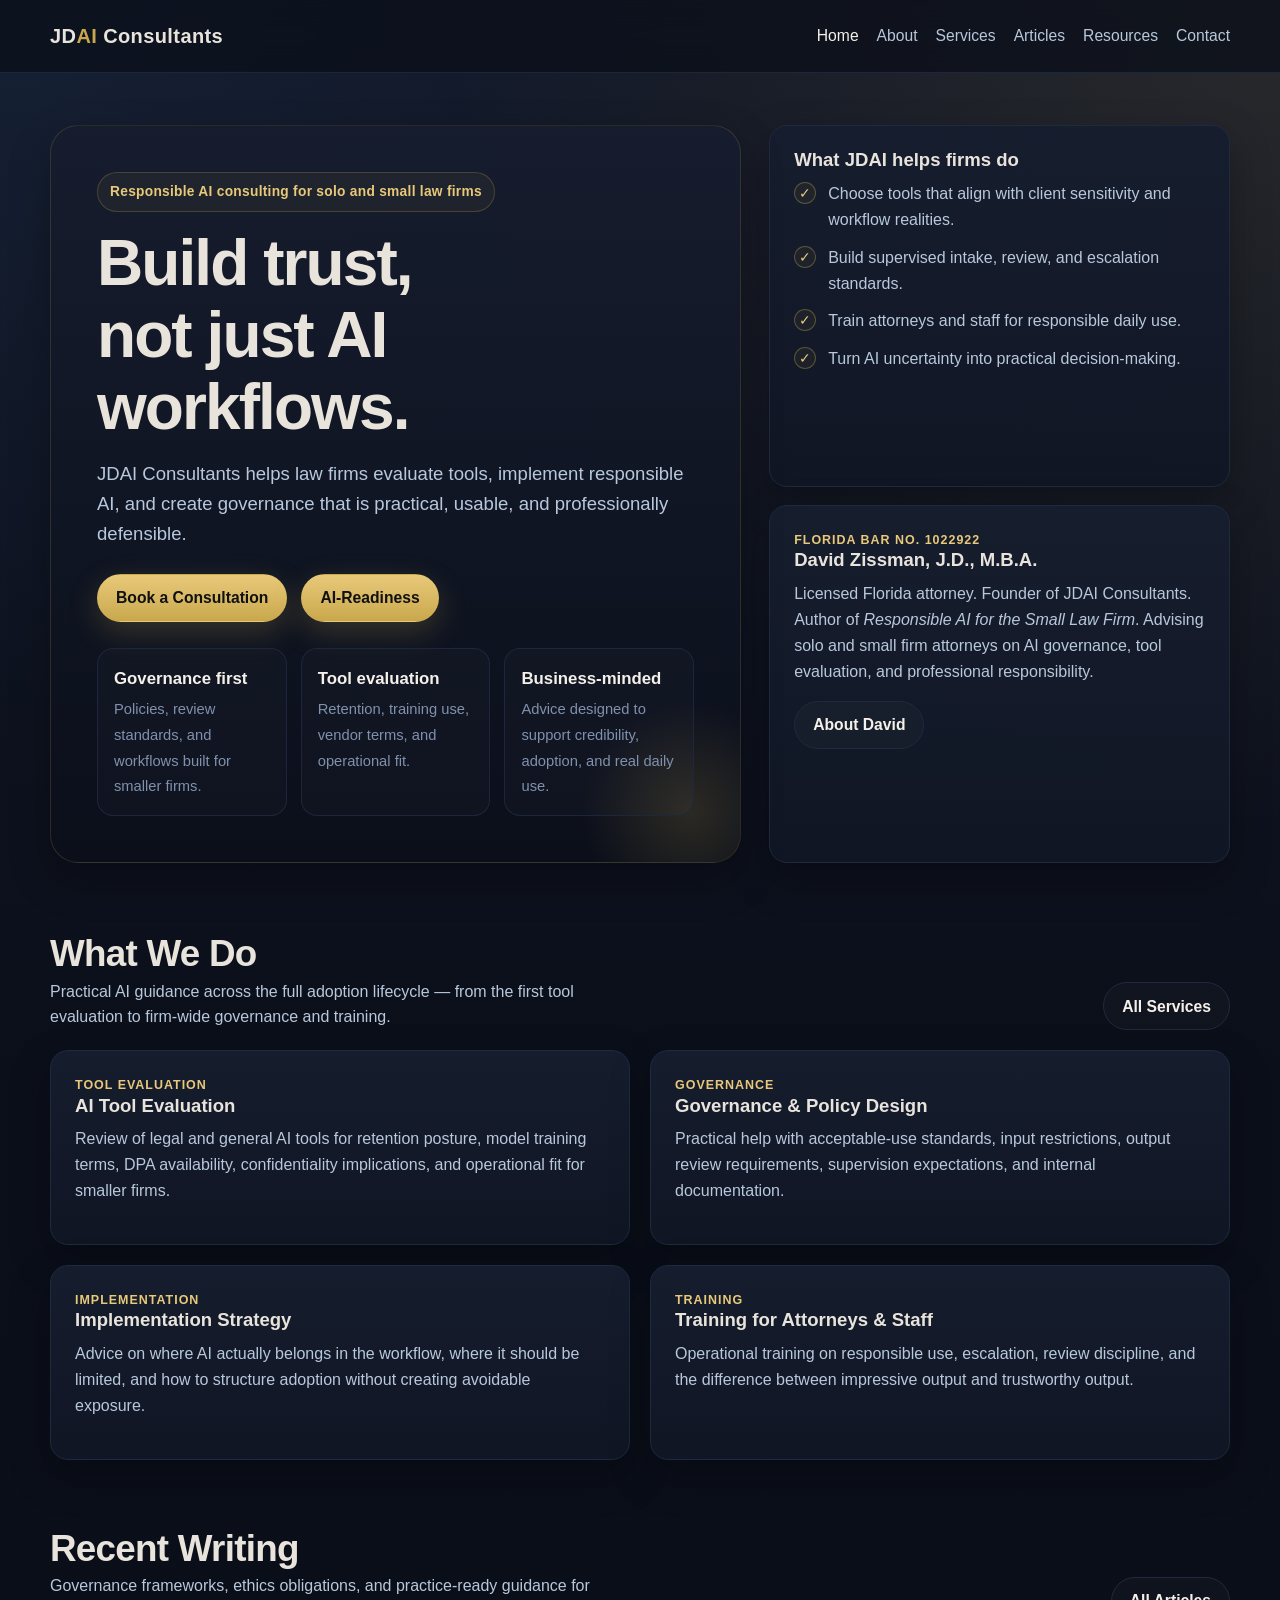
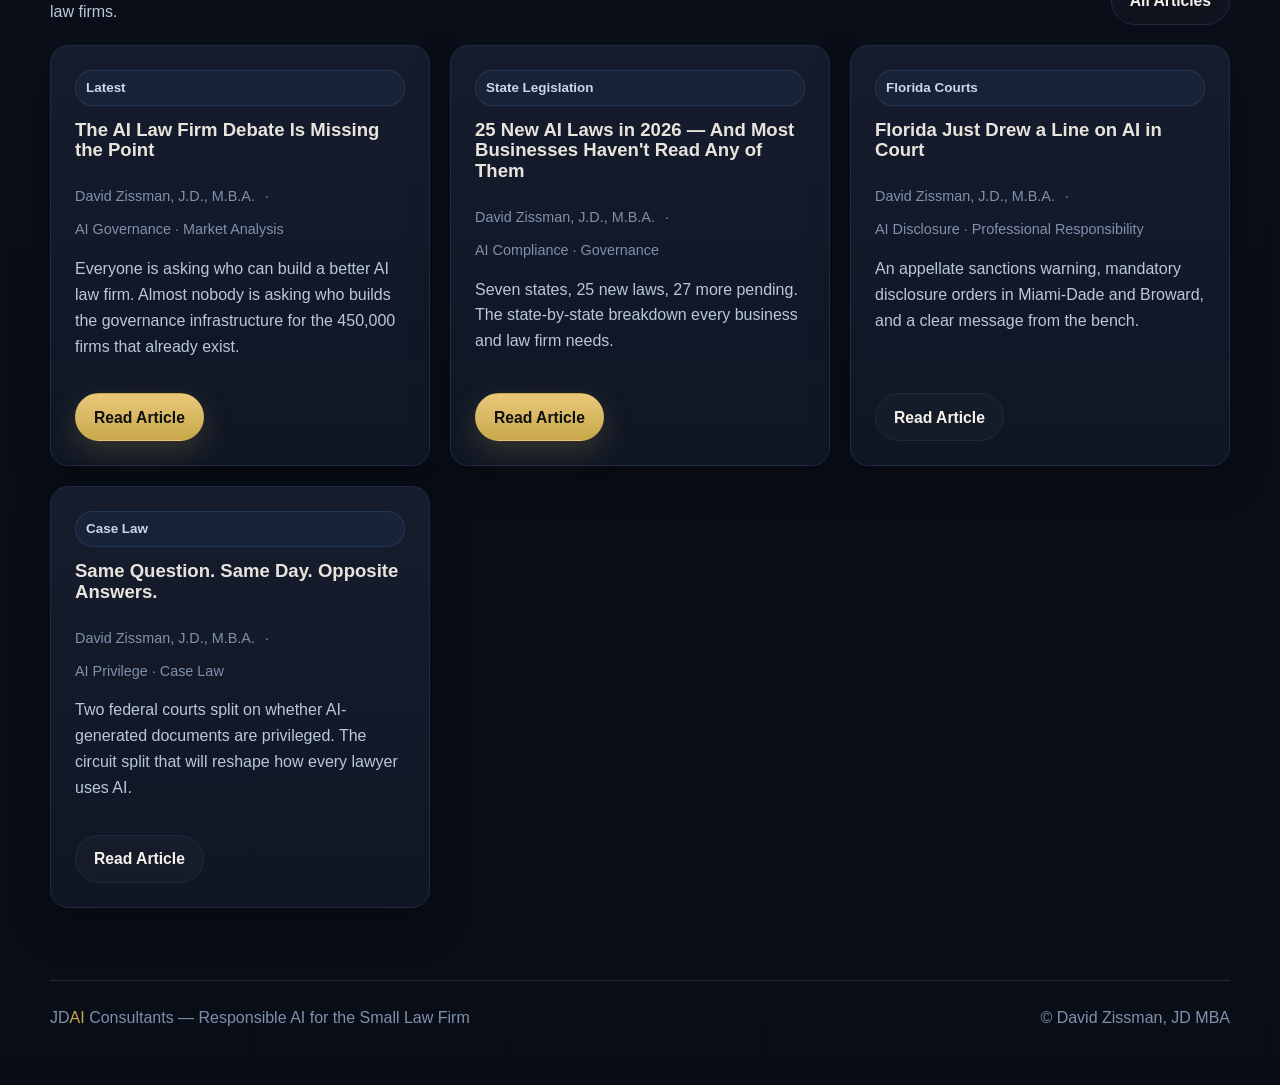
<file: index.html>
<!DOCTYPE html>
<html lang="en">
<head>
  <!-- Google tag (gtag.js) -->
  <script async src="https://www.googletagmanager.com/gtag/js?id=G-C02P31GYG3"></script>
  <script>
    window.dataLayer = window.dataLayer || [];
    function gtag(){dataLayer.push(arguments);}
    gtag('js', new Date());

    gtag('config', 'G-C02P31GYG3');
  </script>

  <meta charset="UTF-8" />
  <meta name="viewport" content="width=device-width, initial-scale=1.0" />
  <title>JDAI Consultants | Responsible AI for the Small Law Firm</title>
  <meta name="description" content="Practical AI governance, tool evaluation, and implementation guidance for solo and small law firms." />
  <meta name="theme-color" content="#0b0f1a" />
  <meta property="og:title" content="JDAI Consultants | Responsible AI for the Small Law Firm" />
  <meta property="og:description" content="Practical AI governance, tool evaluation, and implementation guidance for solo and small law firms." />
  <meta property="og:type" content="website" />
  <meta name="twitter:card" content="summary_large_image" />
   
  <link rel="canonical" href="https://jdaiconsultants.com/" />
  <link rel="stylesheet" href="style.css" />
  <script type="application/ld+json">
  {
    "@context": "https://schema.org",
    "@type": "ProfessionalService",
    "name": "JDAI Consultants",
    "url": "https://jdaiconsultants.com",
    "description": "Practical AI governance, tool evaluation, and implementation guidance for solo and small law firms.",
    "founder": {
      "@type": "Person",
      "name": "David Zissman",
      "jobTitle": "Founder",
      "honorificSuffix": "J.D., M.B.A.",
      "url": "https://jdaiconsultants.com/about.html"
    },
    "areaServed": "US",
    "serviceType": ["AI Governance Consulting", "Legal AI Tool Evaluation", "Attorney AI Training"],
    "address": {
      "@type": "PostalAddress",
      "addressLocality": "Orlando",
      "addressRegion": "FL",
      "addressCountry": "US"
    }
  }
  </script>
</head>
<body>
  
<header class="site-header">
  <div class="container nav">
    <a href="index.html" class="brand">JD<span class="gold">AI</span> Consultants</a>
    <nav class="nav-links" aria-label="Primary">
      <a class="active" href="index.html">Home</a>
      <a class="" href="about.html">About</a>
      <a class="" href="services.html">Services</a>
      <a class="" href="articles.html">Articles</a>
      <a class="" href="resources.html">Resources</a>
      <a class="" href="contact.html">Contact</a>
    </nav>
  </div>
</header>

  
<main>
  <section class="hero">
    <div class="container hero-wrap">
      <div class="hero-copy">
        <div class="eyebrow">Responsible AI consulting for solo and small law firms</div>
        <h1>Build trust, not just AI workflows.</h1>
        <p class="lead">
          JDAI Consultants helps law firms evaluate tools, implement responsible AI, and create governance that is practical, usable, and professionally defensible.
        </p>
        <div class="hero-actions">
          <a class="btn btn-primary" href="contact.html">Book a Consultation</a>
          <a class="btn btn-primary" href="assessment.html">AI-Readiness</a>
        </div>
        <div class="hero-meta">
          <div class="stat">
            <strong>Governance first</strong>
            <span>Policies, review standards, and workflows built for smaller firms.</span>
          </div>
          <div class="stat">
            <strong>Tool evaluation</strong>
            <span>Retention, training use, vendor terms, and operational fit.</span>
          </div>
          <div class="stat">
            <strong>Business-minded</strong>
            <span>Advice designed to support credibility, adoption, and real daily use.</span>
          </div>
        </div>
      </div>
      <div class="hero-panel">
        <div class="panel-card">
          <h3>What JDAI helps firms do</h3>
          <ul class="checklist">
            <li><span class="check">✓</span><span>Choose tools that align with client sensitivity and workflow realities.</span></li>
            <li><span class="check">✓</span><span>Build supervised intake, review, and escalation standards.</span></li>
            <li><span class="check">✓</span><span>Train attorneys and staff for responsible daily use.</span></li>
            <li><span class="check">✓</span><span>Turn AI uncertainty into practical decision-making.</span></li>
          </ul>
        </div>
        <div class="panel-card">
          <div class="kicker">Florida Bar No. 1022922</div>
          <h3>David Zissman, J.D., M.B.A.</h3>
          <p>Licensed Florida attorney. Founder of JDAI Consultants. Author of <em>Responsible AI for the Small Law Firm</em>. Advising solo and small firm attorneys on AI governance, tool evaluation, and professional responsibility.</p>
          <div class="hero-actions" style="margin-top:16px">
            <a class="btn btn-secondary" href="about.html">About David</a>
          </div>
        </div>
      </div>
    </div>
  </section>

  <section class="section">
    <div class="container">
      <div class="section-head">
        <div>
          <h2>What We Do</h2>
          <p>Practical AI guidance across the full adoption lifecycle — from the first tool evaluation to firm-wide governance and training.</p>
        </div>
        <a class="btn btn-secondary" href="services.html">All Services</a>
      </div>
      <div class="grid grid-2">
        <article class="card">
          <div class="kicker">Tool Evaluation</div>
          <h3>AI Tool Evaluation</h3>
          <p>Review of legal and general AI tools for retention posture, model training terms, DPA availability, confidentiality implications, and operational fit for smaller firms.</p>
        </article>
        <article class="card">
          <div class="kicker">Governance</div>
          <h3>Governance &amp; Policy Design</h3>
          <p>Practical help with acceptable-use standards, input restrictions, output review requirements, supervision expectations, and internal documentation.</p>
        </article>
        <article class="card">
          <div class="kicker">Implementation</div>
          <h3>Implementation Strategy</h3>
          <p>Advice on where AI actually belongs in the workflow, where it should be limited, and how to structure adoption without creating avoidable exposure.</p>
        </article>
        <article class="card">
          <div class="kicker">Training</div>
          <h3>Training for Attorneys &amp; Staff</h3>
          <p>Operational training on responsible use, escalation, review discipline, and the difference between impressive output and trustworthy output.</p>
        </article>
      </div>
    </div>
  </section>

  <section class="section">
    <div class="container">
      <div class="section-head">
        <div>
          <h2>Recent Writing</h2>
          <p>Governance frameworks, ethics obligations, and practice-ready guidance for law firms.</p>
        </div>
        <a class="btn btn-secondary" href="articles.html">All Articles</a>
      </div>
      <div class="grid grid-3">
        <a class="card article-card" href="article-ai-law-firm-debate.html" style="text-decoration:none">
          <span class="tag">Latest</span>
          <h3>The AI Law Firm Debate Is Missing the Point</h3>
          <div class="article-meta">
            <span>David Zissman, J.D., M.B.A.</span>
            <span>·</span>
            <span>AI Governance · Market Analysis</span>
          </div>
          <p>Everyone is asking who can build a better AI law firm. Almost nobody is asking who builds the governance infrastructure for the 450,000 firms that already exist.</p>
          <div class="article-actions"><span class="btn btn-primary">Read Article</span></div>
        </a>
        <a class="card article-card" href="article-state-ai-laws-2026.html" style="text-decoration:none">
          <span class="tag">State Legislation</span>
          <h3>25 New AI Laws in 2026 — And Most Businesses Haven't Read Any of Them</h3>
          <div class="article-meta">
            <span>David Zissman, J.D., M.B.A.</span>
            <span>·</span>
            <span>AI Compliance · Governance</span>
          </div>
          <p>Seven states, 25 new laws, 27 more pending. The state-by-state breakdown every business and law firm needs.</p>
          <div class="article-actions"><span class="btn btn-primary">Read Article</span></div>
        </a>
        <a class="card article-card" href="article-florida-ai-courts.html" style="text-decoration:none">
          <span class="tag">Florida Courts</span>
          <h3>Florida Just Drew a Line on AI in Court</h3>
          <div class="article-meta">
            <span>David Zissman, J.D., M.B.A.</span>
            <span>·</span>
            <span>AI Disclosure · Professional Responsibility</span>
          </div>
          <p>An appellate sanctions warning, mandatory disclosure orders in Miami-Dade and Broward, and a clear message from the bench.</p>
          <div class="article-actions"><span class="btn btn-secondary">Read Article</span></div>
        </a>
        <a class="card article-card" href="article-ai-privilege-split.html" style="text-decoration:none">
          <span class="tag">Case Law</span>
          <h3>Same Question. Same Day. Opposite Answers.</h3>
          <div class="article-meta">
            <span>David Zissman, J.D., M.B.A.</span>
            <span>·</span>
            <span>AI Privilege · Case Law</span>
          </div>
          <p>Two federal courts split on whether AI-generated documents are privileged. The circuit split that will reshape how every lawyer uses AI.</p>
          <div class="article-actions"><span class="btn btn-secondary">Read Article</span></div>
        </a>
      </div>
    </div>
  </section>
</main>

  <footer class="site-footer">
    <div class="container footer-card">
      <div>JD<span class="gold">AI</span> Consultants — Responsible AI for the Small Law Firm</div>
      <div>© David Zissman, JD MBA</div>
    </div>
  </footer>
</body>
</html>
</file>
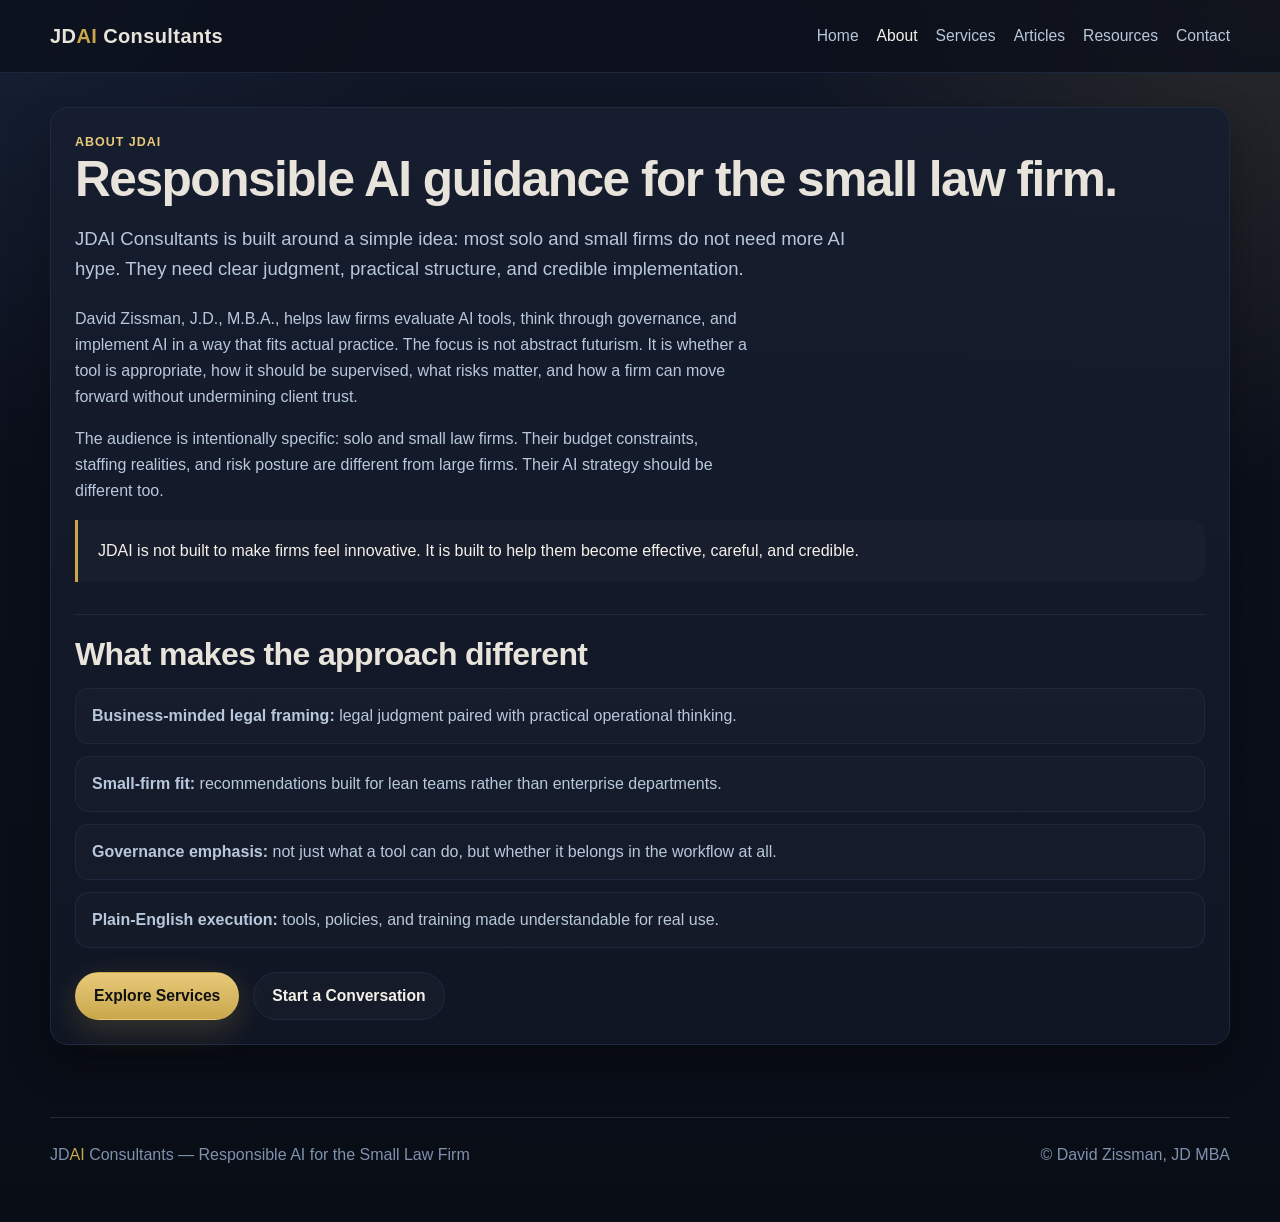
<file: about.html>
<!DOCTYPE html>
<html lang="en">
<head>
  <meta charset="UTF-8" />
  <meta name="viewport" content="width=device-width, initial-scale=1.0" />
  <title>About | JDAI Consultants</title>
  <meta name="description" content="About JDAI Consultants and its focus on responsible AI for solo and small law firms." />
  <meta name="theme-color" content="#0b0f1a" />
  <meta property="og:title" content="About | JDAI Consultants" />
  <meta property="og:description" content="About JDAI Consultants and its focus on responsible AI for solo and small law firms." />
  <meta property="og:type" content="website" />
  <meta name="twitter:card" content="summary_large_image" />
  
  <link rel="canonical" href="https://jdaiconsultants.com/about.html" />
  <link rel="stylesheet" href="style.css" />
</head>
<body>
  
<header class="site-header">
  <div class="container nav">
    <a href="index.html" class="brand">JD<span class="gold">AI</span> Consultants</a>
    <nav class="nav-links" aria-label="Primary">
      <a class="" href="index.html">Home</a>
      <a class="active" href="about.html">About</a>
      <a class="" href="services.html">Services</a>
      <a class="" href="articles.html">Articles</a>
      <a class="" href="resources.html">Resources</a>
      <a class="" href="contact.html">Contact</a>
    </nav>
  </div>
</header>

  
<main class="section copy">
  <div class="container">
    <div class="card">
      <div class="kicker">About JDAI</div>
      <h1>Responsible AI guidance for the small law firm.</h1>
      <p class="lead">JDAI Consultants is built around a simple idea: most solo and small firms do not need more AI hype. They need clear judgment, practical structure, and credible implementation.</p>
      <p>David Zissman, J.D., M.B.A., helps law firms evaluate AI tools, think through governance, and implement AI in a way that fits actual practice. The focus is not abstract futurism. It is whether a tool is appropriate, how it should be supervised, what risks matter, and how a firm can move forward without undermining client trust.</p>
      <p>The audience is intentionally specific: solo and small law firms. Their budget constraints, staffing realities, and risk posture are different from large firms. Their AI strategy should be different too.</p>
      <div class="quote">
        JDAI is not built to make firms feel innovative. It is built to help them become effective, careful, and credible.
      </div>
      <hr />
      <h2>What makes the approach different</h2>
      <ul class="list-clean">
        <li><strong>Business-minded legal framing:</strong> legal judgment paired with practical operational thinking.</li>
        <li><strong>Small-firm fit:</strong> recommendations built for lean teams rather than enterprise departments.</li>
        <li><strong>Governance emphasis:</strong> not just what a tool can do, but whether it belongs in the workflow at all.</li>
        <li><strong>Plain-English execution:</strong> tools, policies, and training made understandable for real use.</li>
      </ul>
      <div class="hero-actions">
        <a class="btn btn-primary" href="services.html">Explore Services</a>
        <a class="btn btn-secondary" href="contact.html">Start a Conversation</a>
      </div>
    </div>
  </div>
</main>

  <footer class="site-footer">
    <div class="container footer-card">
      <div>JD<span class="gold">AI</span> Consultants — Responsible AI for the Small Law Firm</div>
      <div>© David Zissman, JD MBA</div>
    </div>
  </footer>
</body>
</html>
</file>
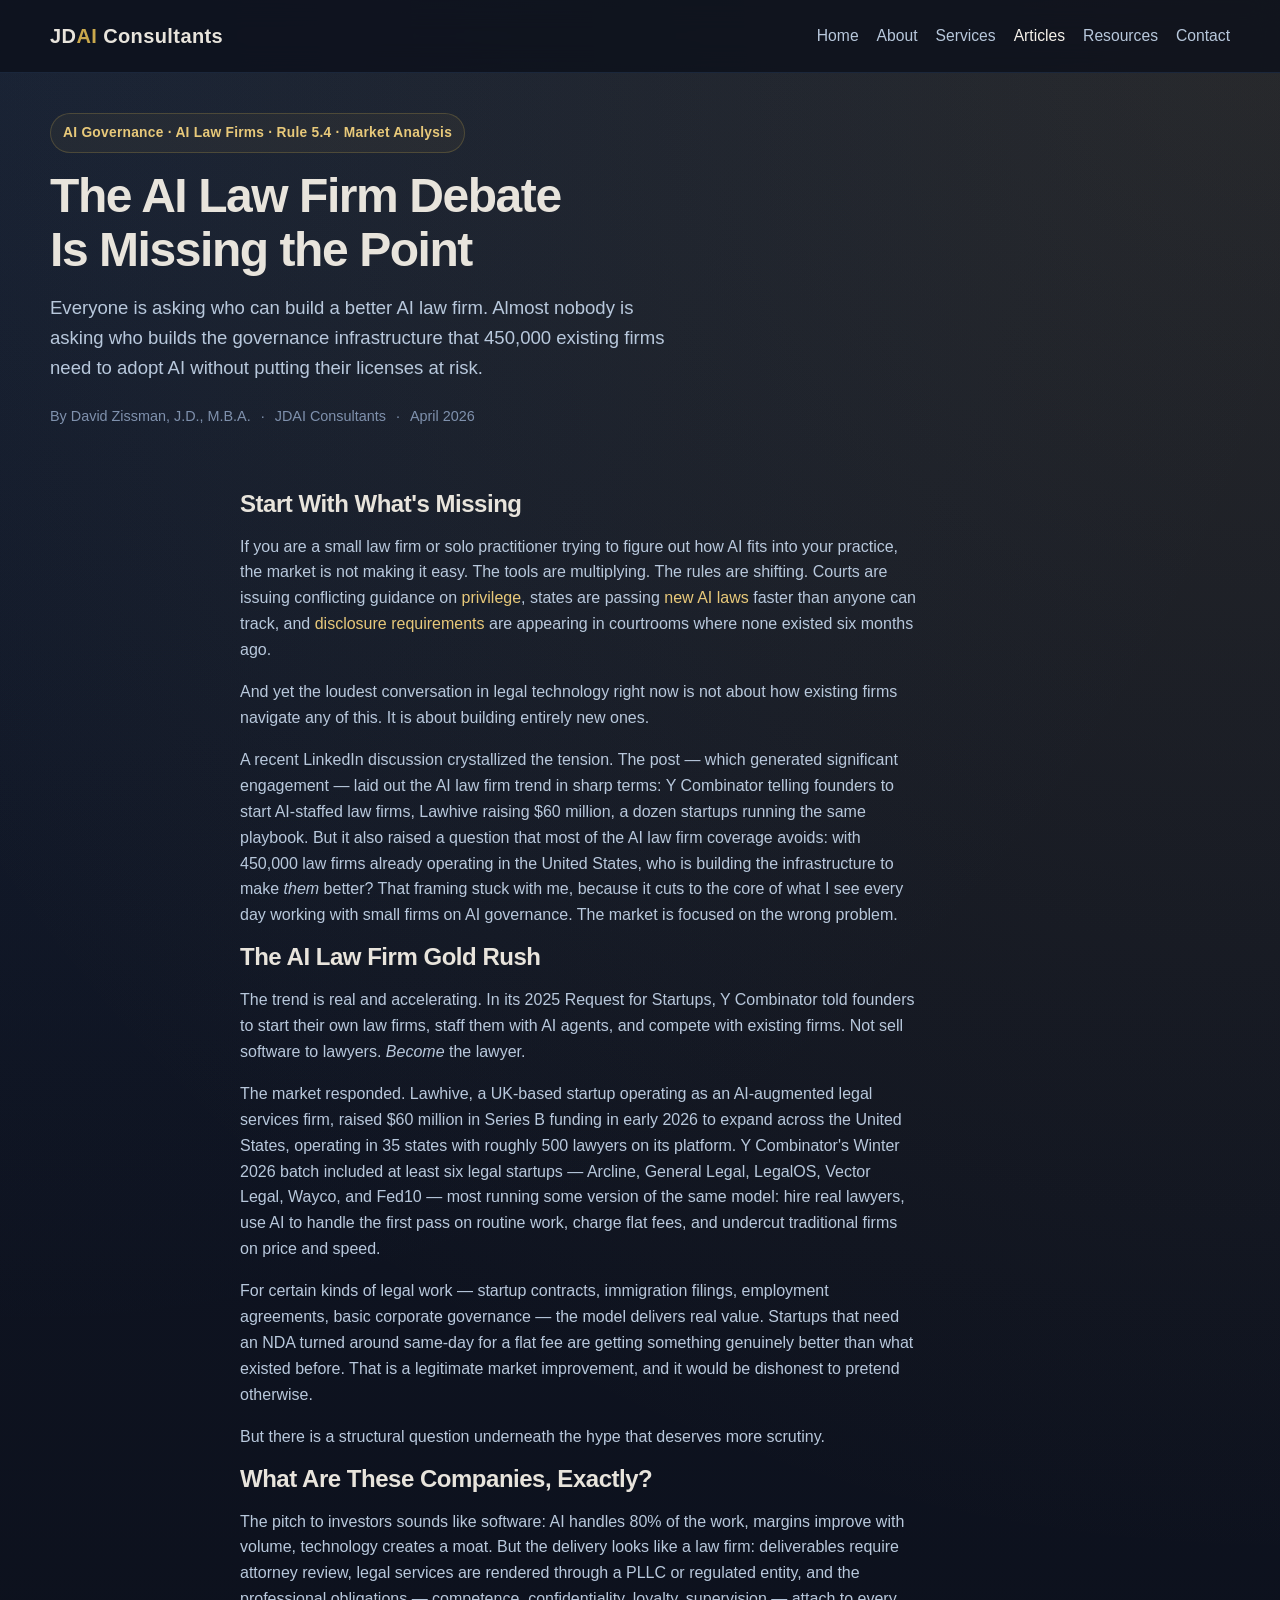
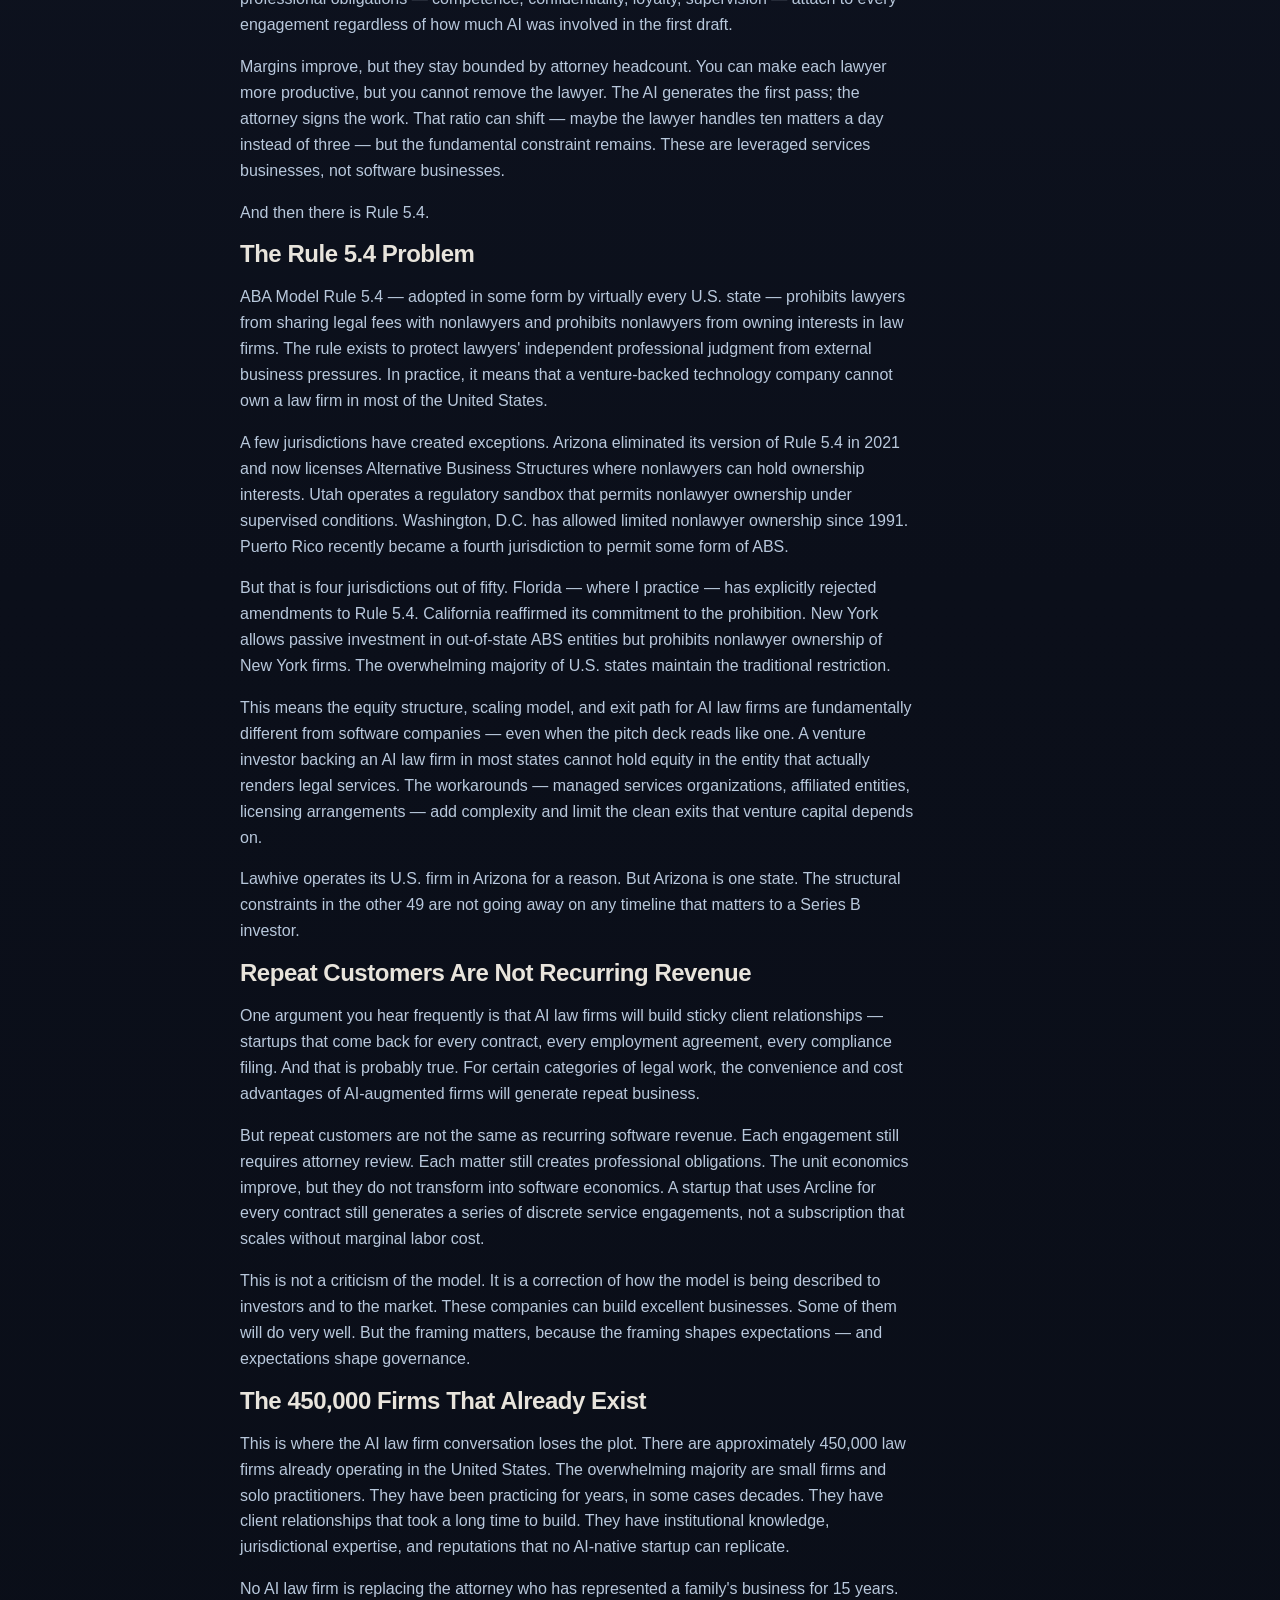
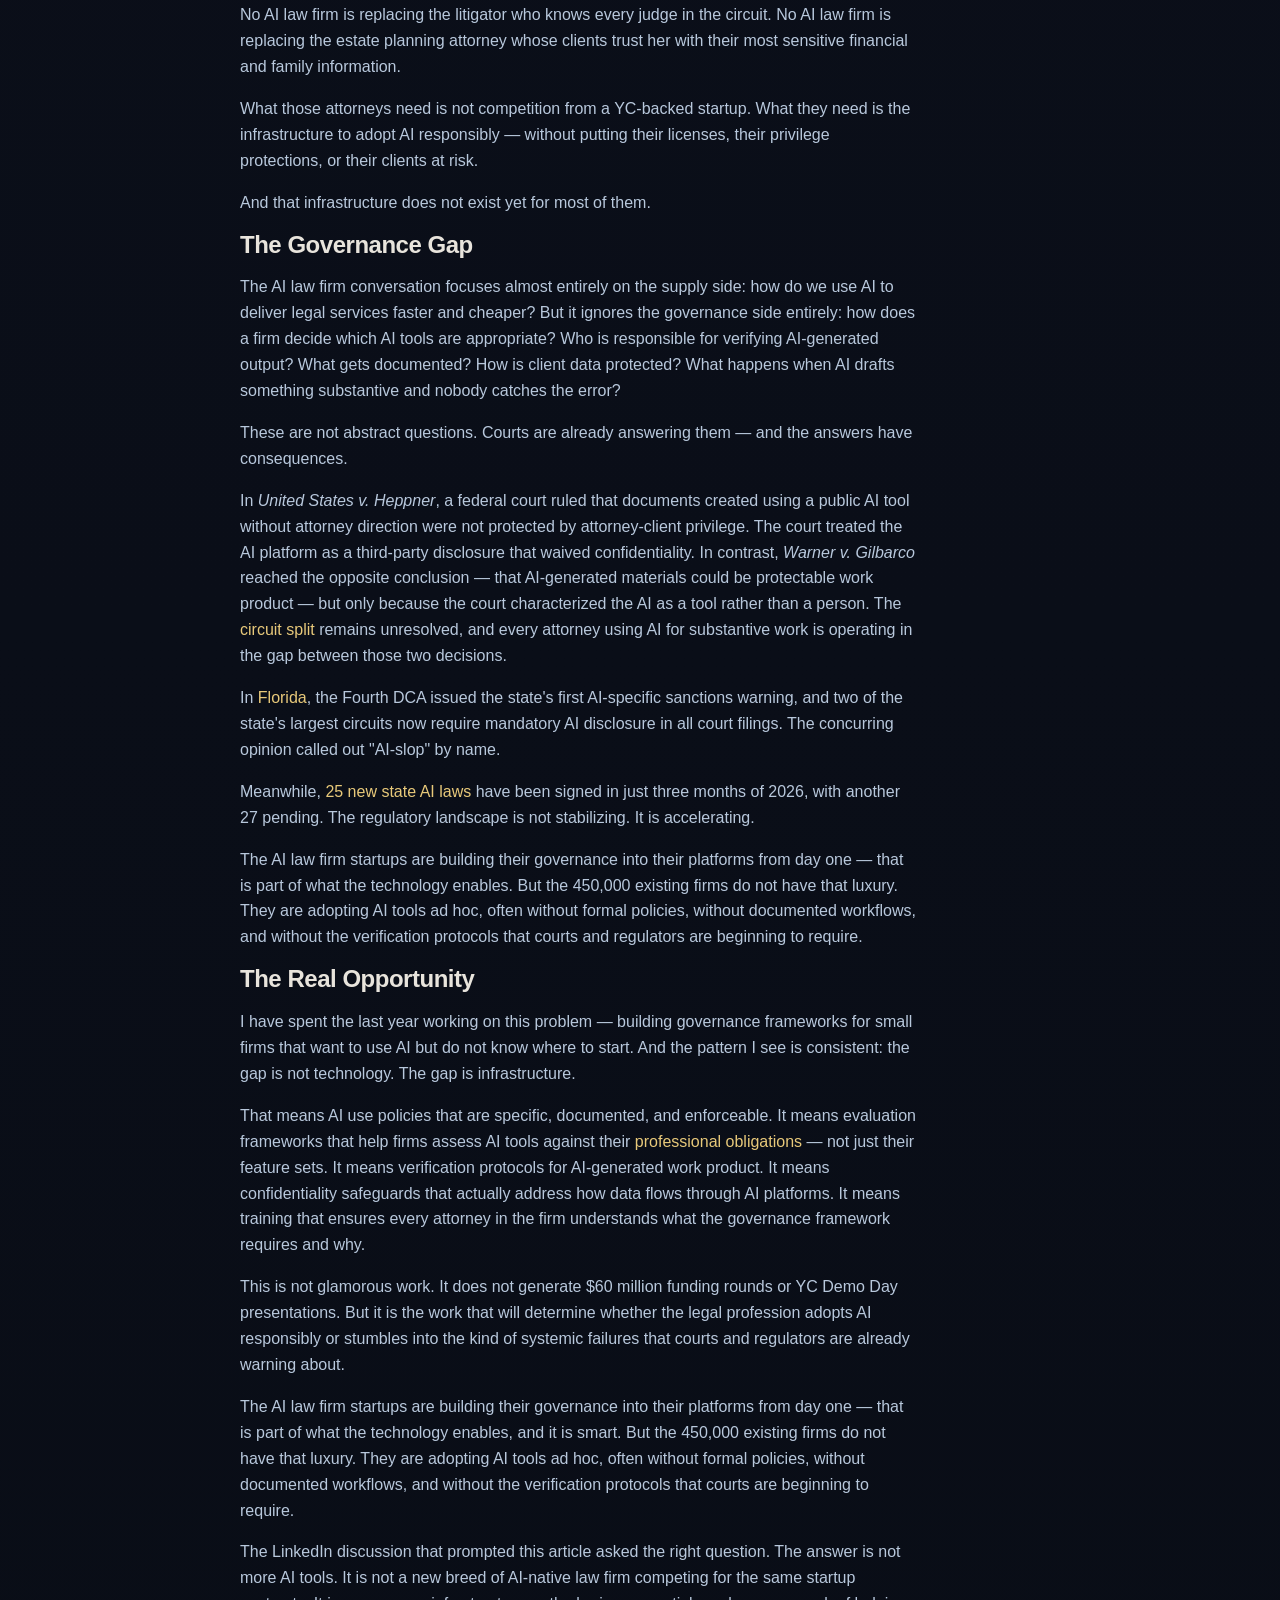
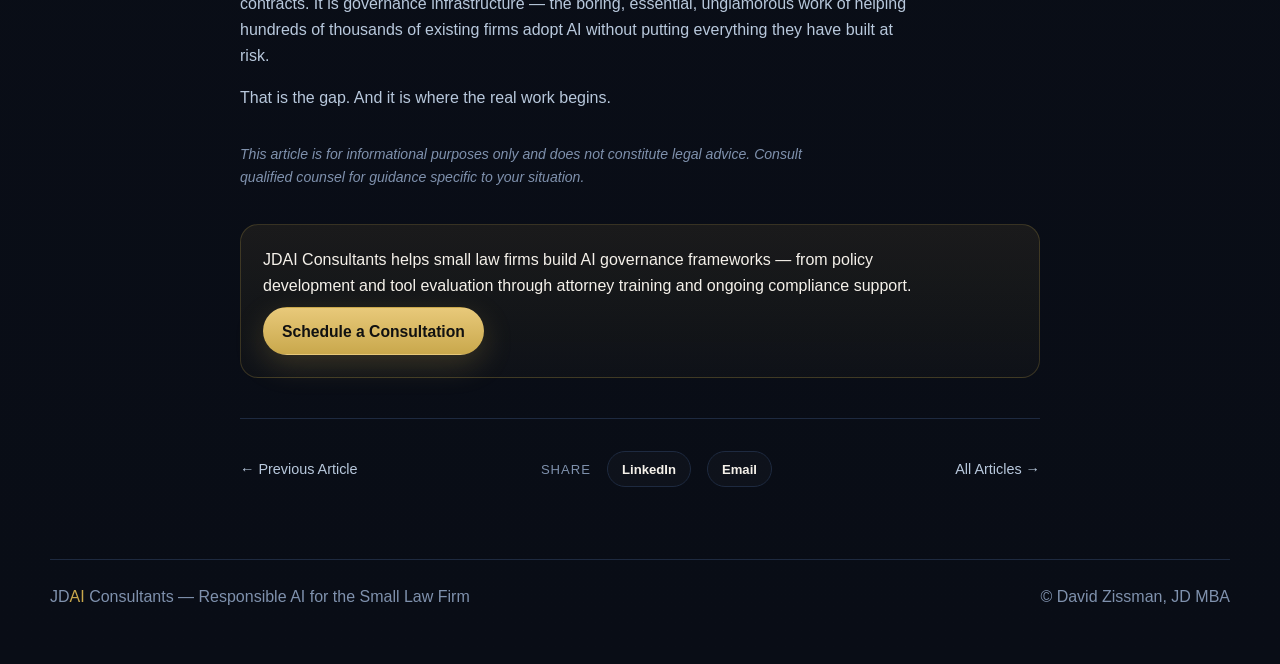
<file: article-ai-law-firm-debate.html>
<!DOCTYPE html>
<html lang="en">
<head>
  <meta charset="UTF-8" />
  <meta name="viewport" content="width=device-width, initial-scale=1.0"/>
  <title>The AI Law Firm Debate Is Missing the Point | JDAI Consultants</title>
  <meta name="description" content="Everyone is debating whether AI law firms will disrupt the legal profession. But 450,000 firms already exist — and the real gap isn't better AI tools. It's the governance infrastructure those firms need to adopt AI without putting their licenses at risk." />
  <meta name="author" content="David Zissman, J.D., M.B.A." />
  <meta property="og:title" content="The AI Law Firm Debate Is Missing the Point" />
  <meta property="og:description" content="The conversation about AI law firms keeps asking the wrong question. The real opportunity is governance infrastructure for the 450,000 firms that already exist." />
  <meta property="og:type" content="article" />
  <meta property="og:url" content="https://jdaiconsultants.com/article-ai-law-firm-debate.html" />
  <meta property="article:author" content="David Zissman" />
  <link rel="canonical" href="https://jdaiconsultants.com/article-ai-law-firm-debate.html" />
  <link rel="stylesheet" href="style.css" />
</head>
<body>

<header class="site-header">
  <div class="container nav">
    <a href="index.html" class="brand">JD<span class="gold">AI</span> Consultants</a>
    <nav class="nav-links" aria-label="Primary">
      <a href="index.html">Home</a>
      <a href="about.html">About</a>
      <a href="services.html">Services</a>
      <a class="active" href="articles.html">Articles</a>
      <a href="resources.html">Resources</a>
      <a href="contact.html">Contact</a>
    </nav>
  </div>
</header>

<main>
  <section class="hero" style="padding:40px 0 28px">
    <div class="container">
      <div class="eyebrow">AI Governance · AI Law Firms · Rule 5.4 · Market Analysis</div>
      <h1 style="font-size:clamp(1.9rem,4vw,3rem);letter-spacing:-.03em;max-width:28ch;margin-bottom:16px">The AI Law Firm Debate Is Missing the Point</h1>
      <p class="lead">Everyone is asking who can build a better AI law firm. Almost nobody is asking who builds the governance infrastructure that 450,000 existing firms need to adopt AI without putting their licenses at risk.</p>
      <div class="article-meta" style="margin-top:8px">
        <span>By David Zissman, J.D., M.B.A.</span>
        <span>·</span>
        <span>JDAI Consultants</span>
        <span>·</span>
        <span>April 2026</span>
      </div>
    </div>
  </section>

  <section class="section">
    <div class="container copy" style="max-width:800px">

      <h2 style="font-size:1.5rem">Start With What's Missing</h2>

      <p>If you are a small law firm or solo practitioner trying to figure out how AI fits into your practice, the market is not making it easy. The tools are multiplying. The rules are shifting. Courts are issuing conflicting guidance on <a href="article-ai-privilege-split.html" style="color:var(--gold-light)">privilege</a>, states are passing <a href="article-state-ai-laws-2026.html" style="color:var(--gold-light)">new AI laws</a> faster than anyone can track, and <a href="article-florida-ai-courts.html" style="color:var(--gold-light)">disclosure requirements</a> are appearing in courtrooms where none existed six months ago.</p>

      <p>And yet the loudest conversation in legal technology right now is not about how existing firms navigate any of this. It is about building entirely new ones.</p>

      <p>A recent LinkedIn discussion crystallized the tension. The post — which generated significant engagement — laid out the AI law firm trend in sharp terms: Y Combinator telling founders to start AI-staffed law firms, Lawhive raising $60 million, a dozen startups running the same playbook. But it also raised a question that most of the AI law firm coverage avoids: with 450,000 law firms already operating in the United States, who is building the infrastructure to make <em>them</em> better? That framing stuck with me, because it cuts to the core of what I see every day working with small firms on AI governance. The market is focused on the wrong problem.</p>

      <h2 style="font-size:1.5rem">The AI Law Firm Gold Rush</h2>

      <p>The trend is real and accelerating. In its 2025 Request for Startups, Y Combinator told founders to start their own law firms, staff them with AI agents, and compete with existing firms. Not sell software to lawyers. <em>Become</em> the lawyer.</p>

      <p>The market responded. Lawhive, a UK-based startup operating as an AI-augmented legal services firm, raised $60 million in Series B funding in early 2026 to expand across the United States, operating in 35 states with roughly 500 lawyers on its platform. Y Combinator's Winter 2026 batch included at least six legal startups — Arcline, General Legal, LegalOS, Vector Legal, Wayco, and Fed10 — most running some version of the same model: hire real lawyers, use AI to handle the first pass on routine work, charge flat fees, and undercut traditional firms on price and speed.</p>

      <p>For certain kinds of legal work — startup contracts, immigration filings, employment agreements, basic corporate governance — the model delivers real value. Startups that need an NDA turned around same-day for a flat fee are getting something genuinely better than what existed before. That is a legitimate market improvement, and it would be dishonest to pretend otherwise.</p>

      <p>But there is a structural question underneath the hype that deserves more scrutiny.</p>

      <h2 style="font-size:1.5rem">What Are These Companies, Exactly?</h2>

      <p>The pitch to investors sounds like software: AI handles 80% of the work, margins improve with volume, technology creates a moat. But the delivery looks like a law firm: deliverables require attorney review, legal services are rendered through a PLLC or regulated entity, and the professional obligations — competence, confidentiality, loyalty, supervision — attach to every engagement regardless of how much AI was involved in the first draft.</p>

      <p>Margins improve, but they stay bounded by attorney headcount. You can make each lawyer more productive, but you cannot remove the lawyer. The AI generates the first pass; the attorney signs the work. That ratio can shift — maybe the lawyer handles ten matters a day instead of three — but the fundamental constraint remains. These are leveraged services businesses, not software businesses.</p>

      <p>And then there is Rule 5.4.</p>

      <h2 style="font-size:1.5rem">The Rule 5.4 Problem</h2>

      <p>ABA Model Rule 5.4 — adopted in some form by virtually every U.S. state — prohibits lawyers from sharing legal fees with nonlawyers and prohibits nonlawyers from owning interests in law firms. The rule exists to protect lawyers' independent professional judgment from external business pressures. In practice, it means that a venture-backed technology company cannot own a law firm in most of the United States.</p>

      <p>A few jurisdictions have created exceptions. Arizona eliminated its version of Rule 5.4 in 2021 and now licenses Alternative Business Structures where nonlawyers can hold ownership interests. Utah operates a regulatory sandbox that permits nonlawyer ownership under supervised conditions. Washington, D.C. has allowed limited nonlawyer ownership since 1991. Puerto Rico recently became a fourth jurisdiction to permit some form of ABS.</p>

      <p>But that is four jurisdictions out of fifty. Florida — where I practice — has explicitly rejected amendments to Rule 5.4. California reaffirmed its commitment to the prohibition. New York allows passive investment in out-of-state ABS entities but prohibits nonlawyer ownership of New York firms. The overwhelming majority of U.S. states maintain the traditional restriction.</p>

      <p>This means the equity structure, scaling model, and exit path for AI law firms are fundamentally different from software companies — even when the pitch deck reads like one. A venture investor backing an AI law firm in most states cannot hold equity in the entity that actually renders legal services. The workarounds — managed services organizations, affiliated entities, licensing arrangements — add complexity and limit the clean exits that venture capital depends on.</p>

      <p>Lawhive operates its U.S. firm in Arizona for a reason. But Arizona is one state. The structural constraints in the other 49 are not going away on any timeline that matters to a Series B investor.</p>

      <h2 style="font-size:1.5rem">Repeat Customers Are Not Recurring Revenue</h2>

      <p>One argument you hear frequently is that AI law firms will build sticky client relationships — startups that come back for every contract, every employment agreement, every compliance filing. And that is probably true. For certain categories of legal work, the convenience and cost advantages of AI-augmented firms will generate repeat business.</p>

      <p>But repeat customers are not the same as recurring software revenue. Each engagement still requires attorney review. Each matter still creates professional obligations. The unit economics improve, but they do not transform into software economics. A startup that uses Arcline for every contract still generates a series of discrete service engagements, not a subscription that scales without marginal labor cost.</p>

      <p>This is not a criticism of the model. It is a correction of how the model is being described to investors and to the market. These companies can build excellent businesses. Some of them will do very well. But the framing matters, because the framing shapes expectations — and expectations shape governance.</p>

      <h2 style="font-size:1.5rem">The 450,000 Firms That Already Exist</h2>

      <p>This is where the AI law firm conversation loses the plot. There are approximately 450,000 law firms already operating in the United States. The overwhelming majority are small firms and solo practitioners. They have been practicing for years, in some cases decades. They have client relationships that took a long time to build. They have institutional knowledge, jurisdictional expertise, and reputations that no AI-native startup can replicate.</p>

      <p>No AI law firm is replacing the attorney who has represented a family's business for 15 years. No AI law firm is replacing the litigator who knows every judge in the circuit. No AI law firm is replacing the estate planning attorney whose clients trust her with their most sensitive financial and family information.</p>

      <p>What those attorneys need is not competition from a YC-backed startup. What they need is the infrastructure to adopt AI responsibly — without putting their licenses, their privilege protections, or their clients at risk.</p>

      <p>And that infrastructure does not exist yet for most of them.</p>

      <h2 style="font-size:1.5rem">The Governance Gap</h2>

      <p>The AI law firm conversation focuses almost entirely on the supply side: how do we use AI to deliver legal services faster and cheaper? But it ignores the governance side entirely: how does a firm decide which AI tools are appropriate? Who is responsible for verifying AI-generated output? What gets documented? How is client data protected? What happens when AI drafts something substantive and nobody catches the error?</p>

      <p>These are not abstract questions. Courts are already answering them — and the answers have consequences.</p>

      <p>In <em>United States v. Heppner</em>, a federal court ruled that documents created using a public AI tool without attorney direction were not protected by attorney-client privilege. The court treated the AI platform as a third-party disclosure that waived confidentiality. In contrast, <em>Warner v. Gilbarco</em> reached the opposite conclusion — that AI-generated materials could be protectable work product — but only because the court characterized the AI as a tool rather than a person. The <a href="article-ai-privilege-split.html" style="color:var(--gold-light)">circuit split</a> remains unresolved, and every attorney using AI for substantive work is operating in the gap between those two decisions.</p>

      <p>In <a href="article-florida-ai-courts.html" style="color:var(--gold-light)">Florida</a>, the Fourth DCA issued the state's first AI-specific sanctions warning, and two of the state's largest circuits now require mandatory AI disclosure in all court filings. The concurring opinion called out "AI-slop" by name.</p>

      <p>Meanwhile, <a href="article-state-ai-laws-2026.html" style="color:var(--gold-light)">25 new state AI laws</a> have been signed in just three months of 2026, with another 27 pending. The regulatory landscape is not stabilizing. It is accelerating.</p>

      <p>The AI law firm startups are building their governance into their platforms from day one — that is part of what the technology enables. But the 450,000 existing firms do not have that luxury. They are adopting AI tools ad hoc, often without formal policies, without documented workflows, and without the verification protocols that courts and regulators are beginning to require.</p>

      <h2 style="font-size:1.5rem">The Real Opportunity</h2>

      <p>I have spent the last year working on this problem — building governance frameworks for small firms that want to use AI but do not know where to start. And the pattern I see is consistent: the gap is not technology. The gap is infrastructure.</p>

      <p>That means AI use policies that are specific, documented, and enforceable. It means evaluation frameworks that help firms assess AI tools against their <a href="article-what-your-firm-owes.html" style="color:var(--gold-light)">professional obligations</a> — not just their feature sets. It means verification protocols for AI-generated work product. It means confidentiality safeguards that actually address how data flows through AI platforms. It means training that ensures every attorney in the firm understands what the governance framework requires and why.</p>

      <p>This is not glamorous work. It does not generate $60 million funding rounds or YC Demo Day presentations. But it is the work that will determine whether the legal profession adopts AI responsibly or stumbles into the kind of systemic failures that courts and regulators are already warning about.</p>

      <p>The AI law firm startups are building their governance into their platforms from day one — that is part of what the technology enables, and it is smart. But the 450,000 existing firms do not have that luxury. They are adopting AI tools ad hoc, often without formal policies, without documented workflows, and without the verification protocols that courts are beginning to require.</p>

      <p>The LinkedIn discussion that prompted this article asked the right question. The answer is not more AI tools. It is not a new breed of AI-native law firm competing for the same startup contracts. It is governance infrastructure — the boring, essential, unglamorous work of helping hundreds of thousands of existing firms adopt AI without putting everything they have built at risk.</p>

      <p>That is the gap. And it is where the real work begins.</p>

      <p style="color:var(--text-dim);font-size:.88rem;margin-top:32px"><em>This article is for informational purposes only and does not constitute legal advice. Consult qualified counsel for guidance specific to your situation.</em></p>

      <div class="cta-band" style="margin-top:36px">
        <p style="color:var(--off-white);margin-bottom:8px">JDAI Consultants helps small law firms build AI governance frameworks — from policy development and tool evaluation through attorney training and ongoing compliance support.</p>
        <a class="btn btn-primary" href="contact.html">Schedule a Consultation</a>
      </div>

      <hr style="margin:40px 0 32px" />
      <div style="display:flex;justify-content:space-between;align-items:center;flex-wrap:wrap;gap:16px">
        <a href="article-state-ai-laws-2026.html" style="color:var(--text-muted);font-size:.9rem">← Previous Article</a>
        <div style="display:flex;gap:16px;align-items:center">
          <span style="color:var(--text-dim);font-size:.82rem;letter-spacing:1px;text-transform:uppercase">Share</span>
          <a href="https://www.linkedin.com/sharing/share-offsite/?url=https://jdaiconsultants.com/article-ai-law-firm-debate.html" target="_blank" rel="noopener" class="btn btn-secondary" style="min-height:36px;font-size:.82rem;padding:0 14px">LinkedIn</a>
          <a href="mailto:?subject=Article%20from%20JDAI%20Consultants&body=https://jdaiconsultants.com/article-ai-law-firm-debate.html" class="btn btn-secondary" style="min-height:36px;font-size:.82rem;padding:0 14px">Email</a>
        </div>
        <a href="articles.html" style="color:var(--text-muted);font-size:.9rem">All Articles →</a>
      </div>

    </div>
  </section>
</main>

<footer class="site-footer">
  <div class="container footer-card">
    <div>JD<span class="gold">AI</span> Consultants — Responsible AI for the Small Law Firm</div>
    <div>© David Zissman, JD MBA</div>
  </div>
</footer>
</body>
</html>
</file>
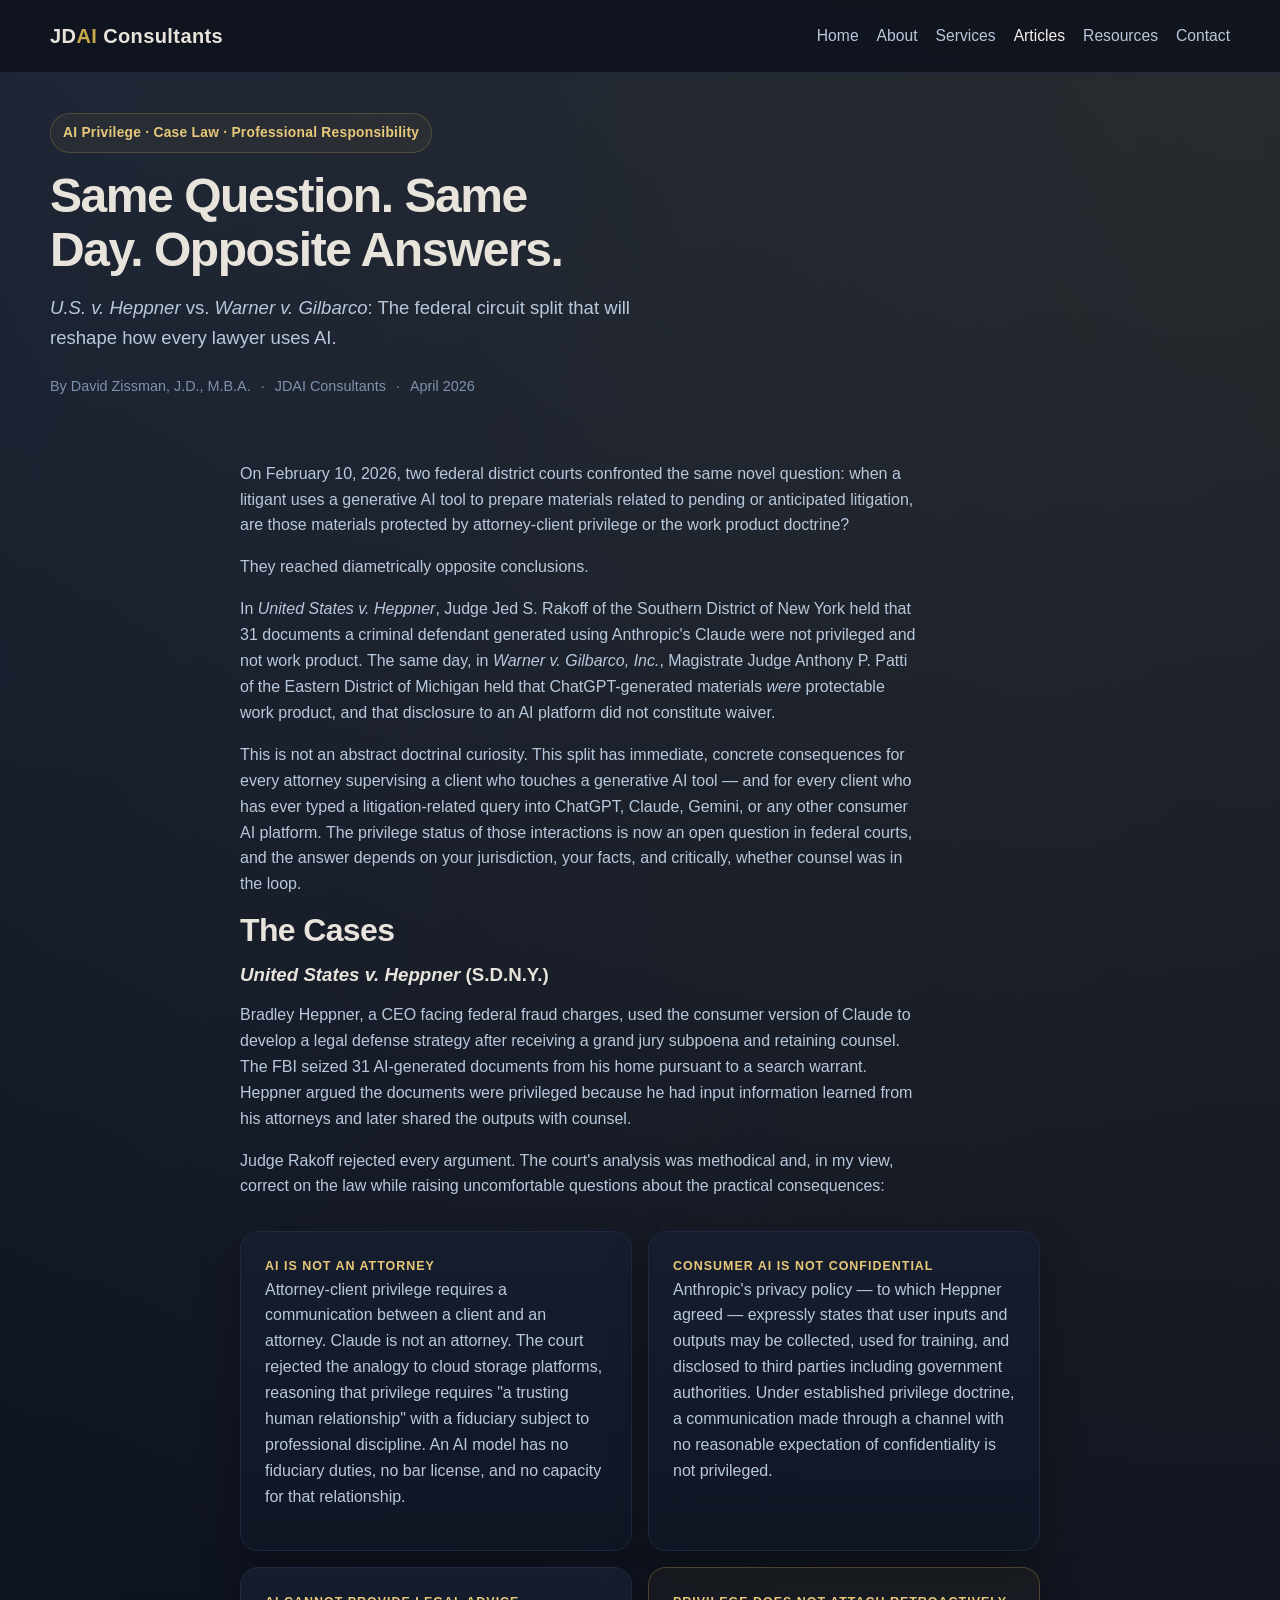
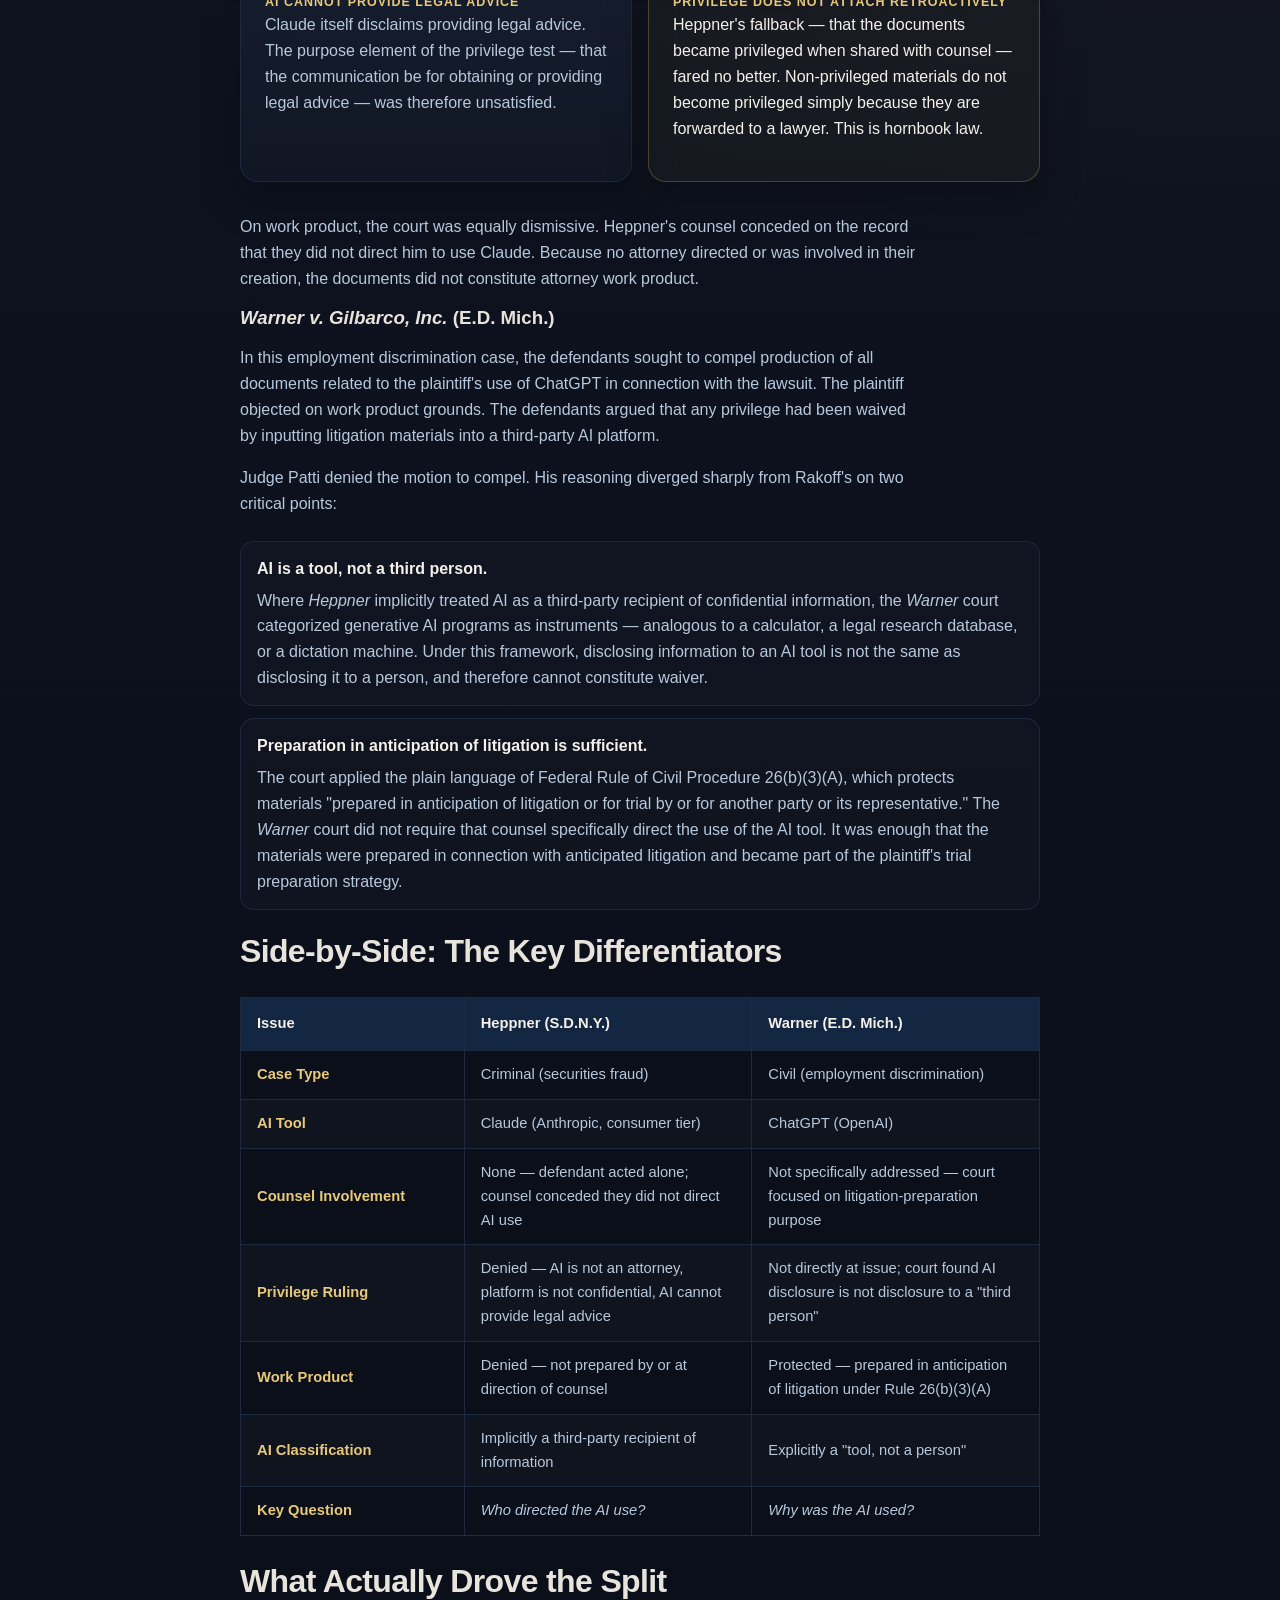
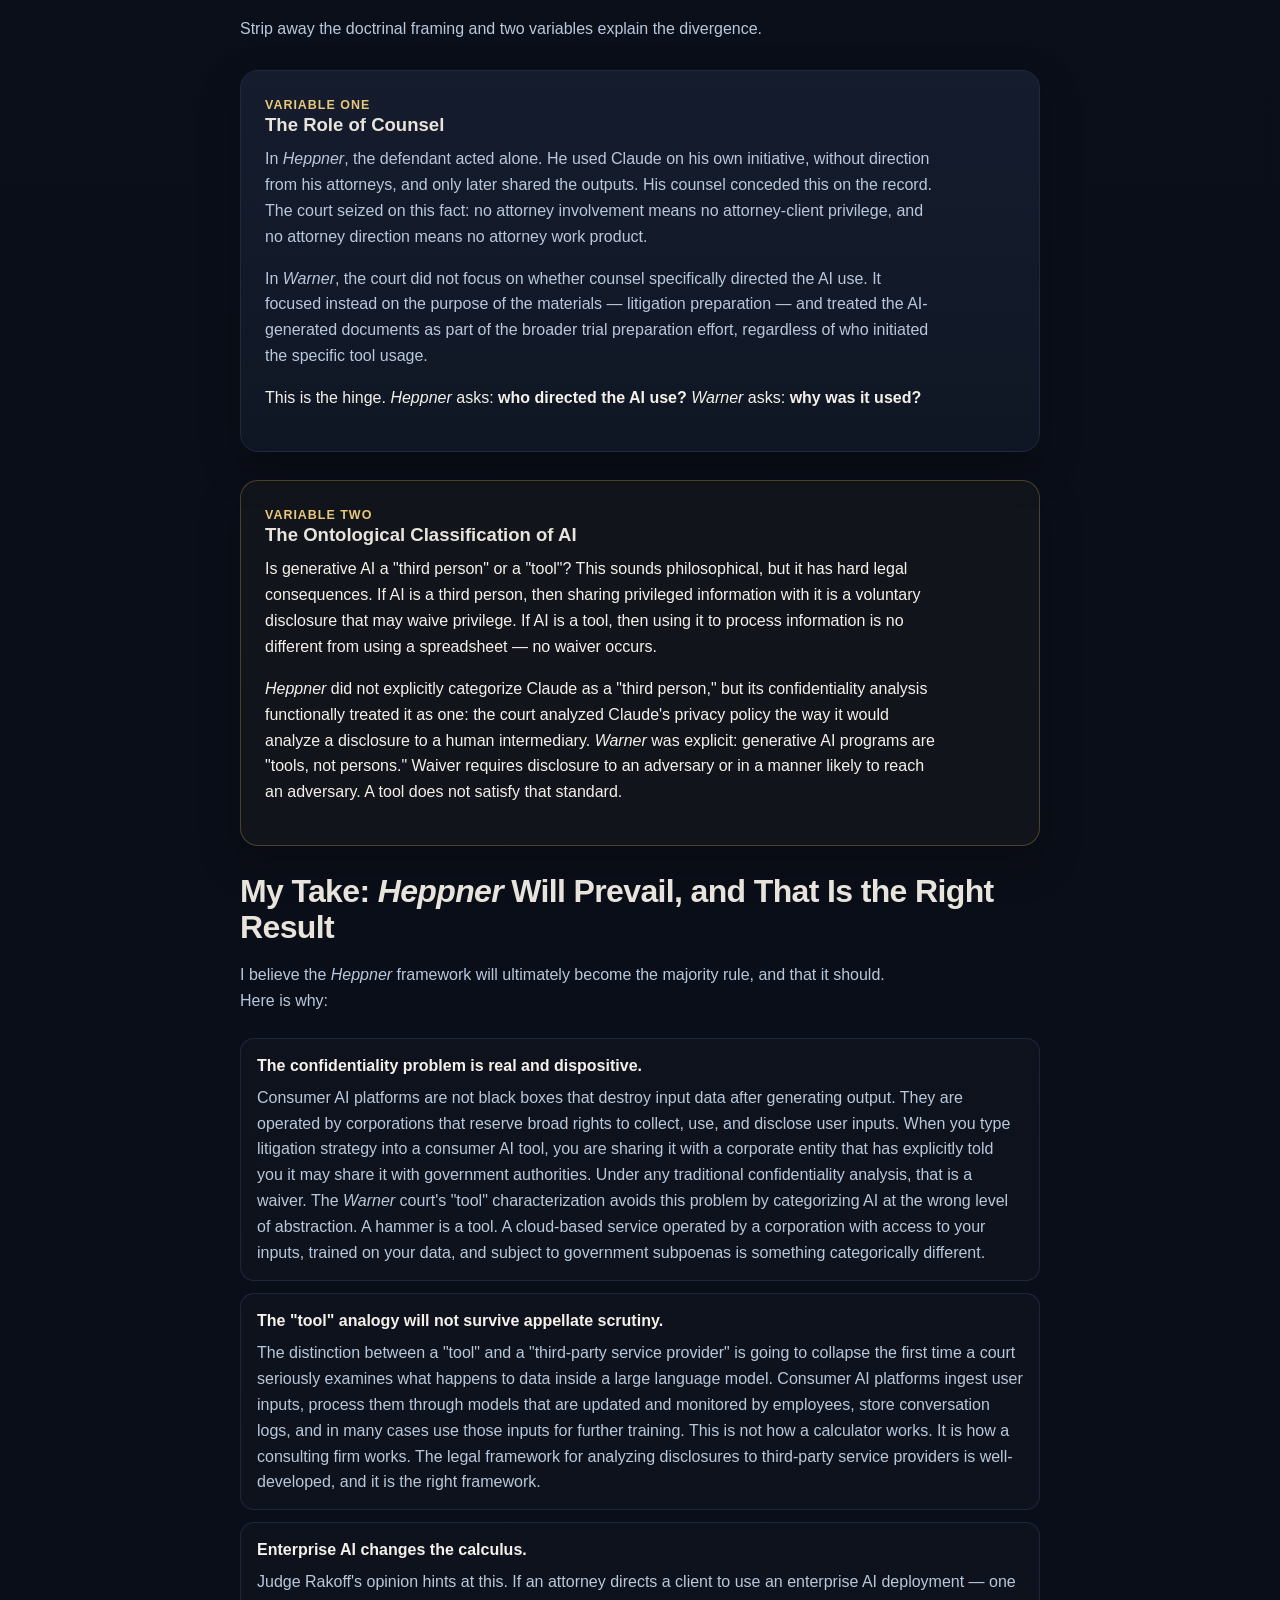
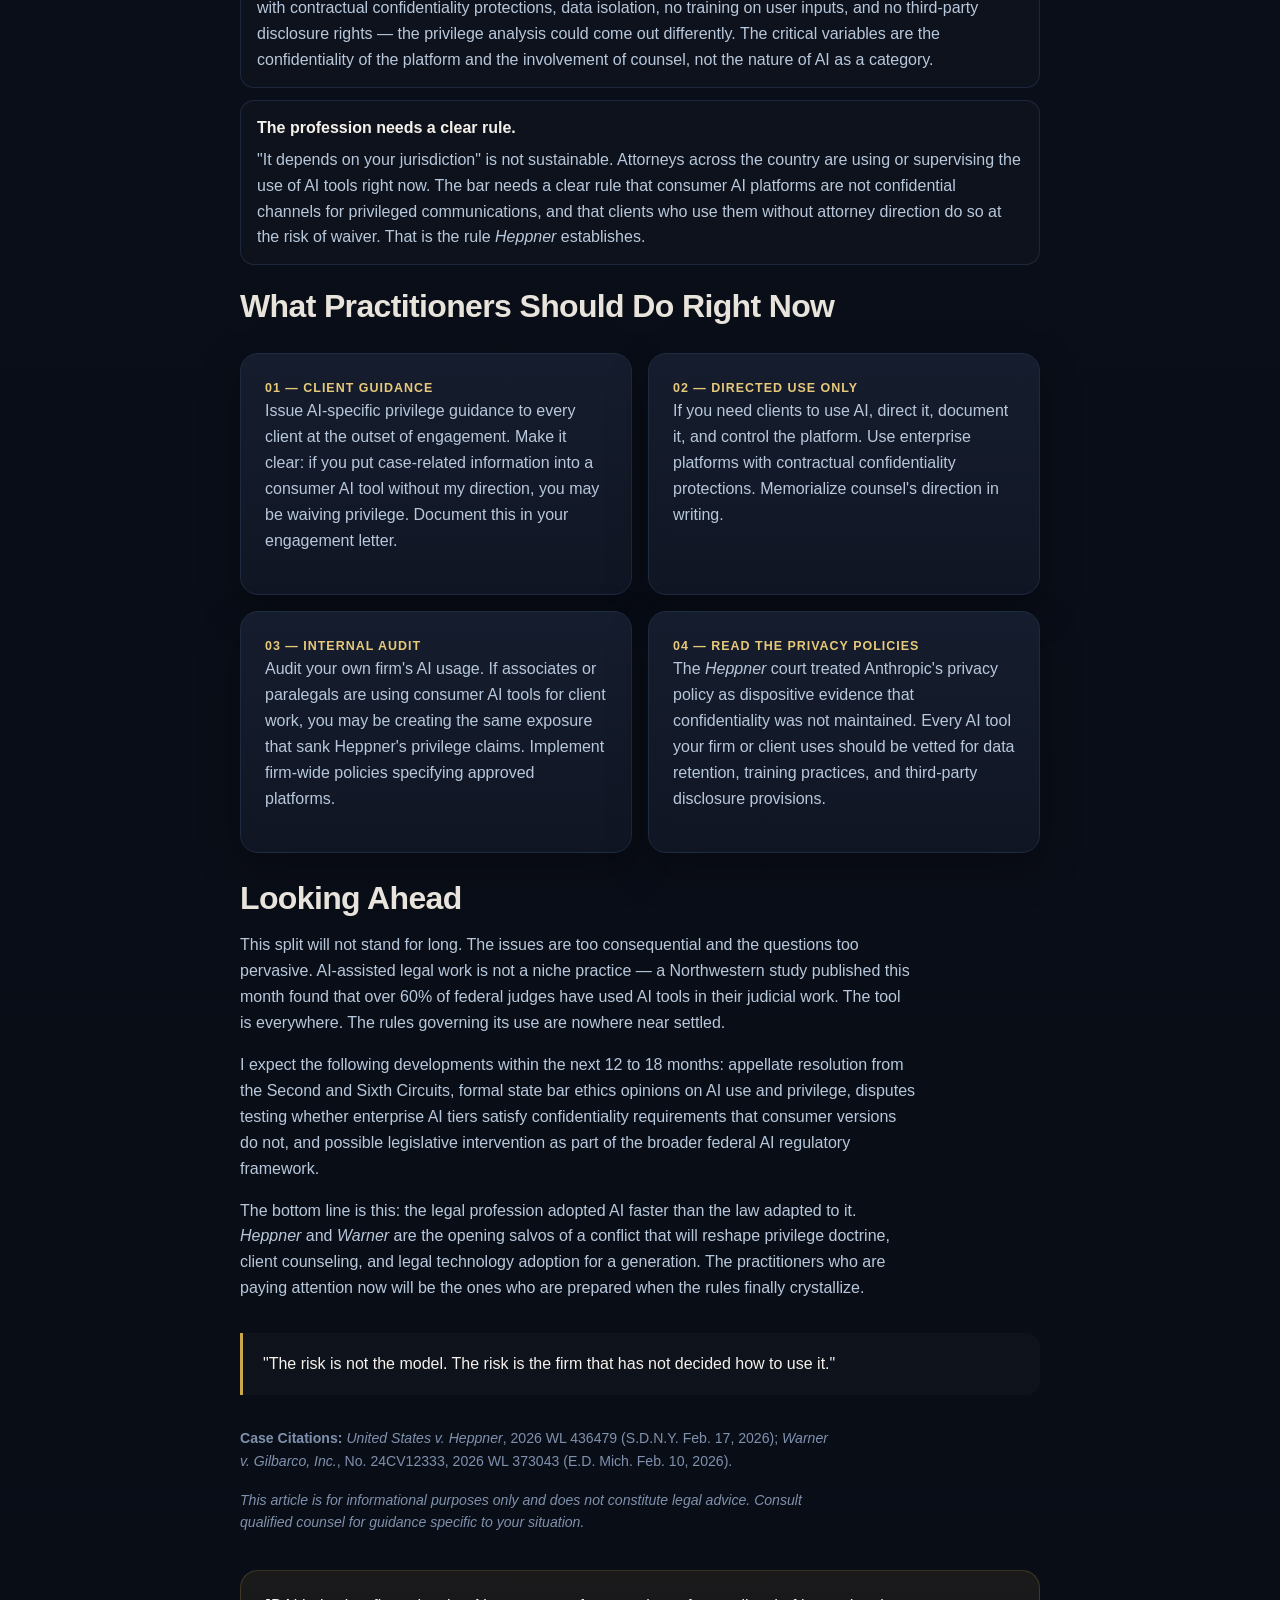
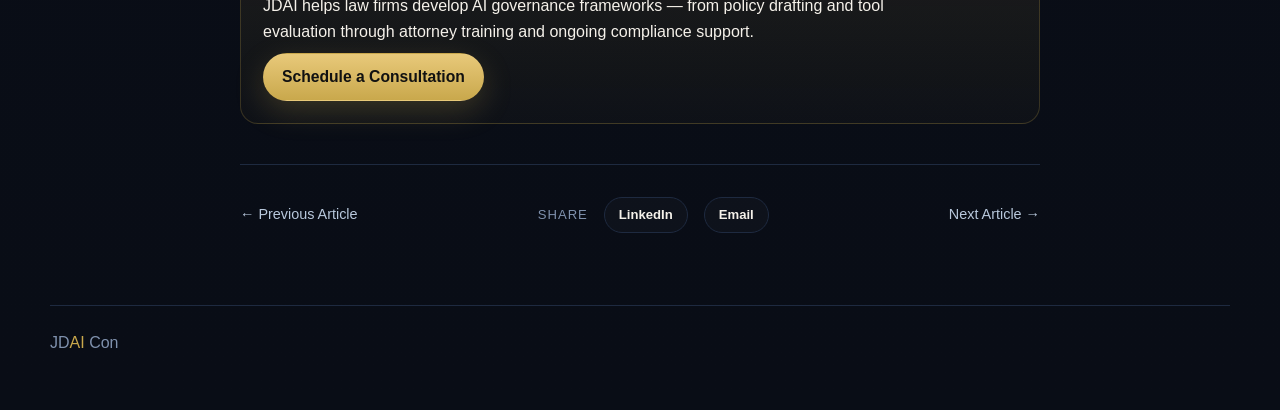
<file: article-ai-privilege-split.html>
<!DOCTYPE html>
<html lang="en">
<head>
  <meta charset="UTF-8" />
  <meta name="viewport" content="width=device-width, initial-scale=1.0"/>
  <title>Same Question. Same Day. Opposite Answers. — U.S. v. Heppner vs. Warner v. Gilbarco | JDAI Consultants</title>
  <meta name="description" content="Two federal courts confronted whether AI-generated documents are protected by attorney-client privilege — and reached opposite conclusions. What the split means for every lawyer using AI." />
  <meta name="author" content="David Zissman, J.D., M.B.A." />
  <meta property="og:title" content="Same Question. Same Day. Opposite Answers. — The AI Privilege Split" />
  <meta property="og:description" content="Two federal courts answered whether AI-generated legal documents are privileged — and reached opposite conclusions on the same day. What practitioners need to know now." />
  <meta property="og:type" content="article" />
  <meta property="og:url" content="https://jdaiconsultants.com/article-ai-privilege-split.html" />
  <meta property="article:author" content="David Zissman" />
  <link rel="canonical" href="https://jdaiconsultants.com/article-ai-privilege-split.html" />
  <link rel="stylesheet" href="style.css" />
  <script type="application/ld+json">
  {
    "@context": "https://schema.org",
    "@type": "Article",
    "headline": "Same Question. Same Day. Opposite Answers. — The AI Privilege Split",
    "author": {"@type": "Person", "name": "David Zissman", "url": "https://jdaiconsultants.com/about.html"},
    "publisher": {"@type": "Organization", "name": "JDAI Consultants", "url": "https://jdaiconsultants.com"},
    "datePublished": "2026-04-01",
    "dateModified": "2026-04-08",
    "mainEntityOfPage": "https://jdaiconsultants.com/article-ai-privilege-split.html",
    "description": "Two federal courts confronted whether AI-generated documents are protected by attorney-client privilege — and reached opposite conclusions. What the split means for every lawyer using AI."
  }
  </script>
</head>
<body>

<header class="site-header">
  <div class="container nav">
    <a href="index.html" class="brand">JD<span class="gold">AI</span> Consultants</a>
    <nav class="nav-links" aria-label="Primary">
      <a href="index.html">Home</a>
      <a href="about.html">About</a>
      <a href="services.html">Services</a>
      <a class="active" href="articles.html">Articles</a>
      <a href="resources.html">Resources</a>
      <a href="contact.html">Contact</a>
    </nav>
  </div>
</header>

<main>
  <section class="hero" style="padding:40px 0 28px">
    <div class="container">
      <div class="eyebrow">AI Privilege · Case Law · Professional Responsibility</div>
      <h1 style="font-size:clamp(1.9rem,4vw,3rem);letter-spacing:-.03em;max-width:24ch;margin-bottom:16px">Same Question. Same Day. Opposite Answers.</h1>
      <p class="lead"><em>U.S. v. Heppner</em> vs. <em>Warner v. Gilbarco</em>: The federal circuit split that will reshape how every lawyer uses AI.</p>
      <div class="article-meta" style="margin-top:8px">
        <span>By David Zissman, J.D., M.B.A.</span>
        <span>·</span>
        <span>JDAI Consultants</span>
        <span>·</span>
        <span>April 2026</span>
      </div>
    </div>
  </section>

  <section class="section">
    <div class="container copy" style="max-width:800px">

      <p>On February 10, 2026, two federal district courts confronted the same novel question: when a litigant uses a generative AI tool to prepare materials related to pending or anticipated litigation, are those materials protected by attorney-client privilege or the work product doctrine?</p>
      <p>They reached diametrically opposite conclusions.</p>
      <p>In <em>United States v. Heppner</em>, Judge Jed S. Rakoff of the Southern District of New York held that 31 documents a criminal defendant generated using Anthropic's Claude were not privileged and not work product. The same day, in <em>Warner v. Gilbarco, Inc.</em>, Magistrate Judge Anthony P. Patti of the Eastern District of Michigan held that ChatGPT-generated materials <em>were</em> protectable work product, and that disclosure to an AI platform did not constitute waiver.</p>
      <p>This is not an abstract doctrinal curiosity. This split has immediate, concrete consequences for every attorney supervising a client who touches a generative AI tool — and for every client who has ever typed a litigation-related query into ChatGPT, Claude, Gemini, or any other consumer AI platform. The privilege status of those interactions is now an open question in federal courts, and the answer depends on your jurisdiction, your facts, and critically, whether counsel was in the loop.</p>

      <h2>The Cases</h2>

      <h3><em>United States v. Heppner</em> (S.D.N.Y.)</h3>
      <p>Bradley Heppner, a CEO facing federal fraud charges, used the consumer version of Claude to develop a legal defense strategy after receiving a grand jury subpoena and retaining counsel. The FBI seized 31 AI-generated documents from his home pursuant to a search warrant. Heppner argued the documents were privileged because he had input information learned from his attorneys and later shared the outputs with counsel.</p>
      <p>Judge Rakoff rejected every argument. The court's analysis was methodical and, in my view, correct on the law while raising uncomfortable questions about the practical consequences:</p>

      <div class="grid grid-2" style="margin:32px 0;gap:16px">
        <div class="card">
          <div class="kicker">AI Is Not an Attorney</div>
          <p>Attorney-client privilege requires a communication between a client and an attorney. Claude is not an attorney. The court rejected the analogy to cloud storage platforms, reasoning that privilege requires "a trusting human relationship" with a fiduciary subject to professional discipline. An AI model has no fiduciary duties, no bar license, and no capacity for that relationship.</p>
        </div>
        <div class="card">
          <div class="kicker">Consumer AI Is Not Confidential</div>
          <p>Anthropic's privacy policy — to which Heppner agreed — expressly states that user inputs and outputs may be collected, used for training, and disclosed to third parties including government authorities. Under established privilege doctrine, a communication made through a channel with no reasonable expectation of confidentiality is not privileged.</p>
        </div>
        <div class="card">
          <div class="kicker">AI Cannot Provide Legal Advice</div>
          <p>Claude itself disclaims providing legal advice. The purpose element of the privilege test — that the communication be for obtaining or providing legal advice — was therefore unsatisfied.</p>
        </div>
        <div class="card" style="border-color:rgba(201,168,76,.3);background:rgba(201,168,76,.04)">
          <div class="kicker">Privilege Does Not Attach Retroactively</div>
          <p style="color:var(--off-white)">Heppner's fallback — that the documents became privileged when shared with counsel — fared no better. Non-privileged materials do not become privileged simply because they are forwarded to a lawyer. This is hornbook law.</p>
        </div>
      </div>

      <p>On work product, the court was equally dismissive. Heppner's counsel conceded on the record that they did not direct him to use Claude. Because no attorney directed or was involved in their creation, the documents did not constitute attorney work product.</p>

      <h3><em>Warner v. Gilbarco, Inc.</em> (E.D. Mich.)</h3>
      <p>In this employment discrimination case, the defendants sought to compel production of all documents related to the plaintiff's use of ChatGPT in connection with the lawsuit. The plaintiff objected on work product grounds. The defendants argued that any privilege had been waived by inputting litigation materials into a third-party AI platform.</p>
      <p>Judge Patti denied the motion to compel. His reasoning diverged sharply from Rakoff's on two critical points:</p>

      <ul class="list-clean" style="margin:24px 0">
        <li>
          <strong style="color:var(--off-white);display:block;margin-bottom:6px">AI is a tool, not a third person.</strong>
          Where <em>Heppner</em> implicitly treated AI as a third-party recipient of confidential information, the <em>Warner</em> court categorized generative AI programs as instruments — analogous to a calculator, a legal research database, or a dictation machine. Under this framework, disclosing information to an AI tool is not the same as disclosing it to a person, and therefore cannot constitute waiver.
        </li>
        <li>
          <strong style="color:var(--off-white);display:block;margin-bottom:6px">Preparation in anticipation of litigation is sufficient.</strong>
          The court applied the plain language of Federal Rule of Civil Procedure 26(b)(3)(A), which protects materials "prepared in anticipation of litigation or for trial by or for another party or its representative." The <em>Warner</em> court did not require that counsel specifically direct the use of the AI tool. It was enough that the materials were prepared in connection with anticipated litigation and became part of the plaintiff's trial preparation strategy.
        </li>
      </ul>

      <h2>Side-by-Side: The Key Differentiators</h2>

      <div style="overflow-x:auto;margin:28px 0">
        <table style="width:100%;border-collapse:collapse;font-size:.92rem">
          <thead>
            <tr style="background:rgba(26,54,93,.6)">
              <th style="padding:14px 16px;text-align:left;border:1px solid var(--border);color:var(--off-white);font-weight:700;width:28%">Issue</th>
              <th style="padding:14px 16px;text-align:left;border:1px solid var(--border);color:var(--off-white);font-weight:700;width:36%">Heppner (S.D.N.Y.)</th>
              <th style="padding:14px 16px;text-align:left;border:1px solid var(--border);color:var(--off-white);font-weight:700;width:36%">Warner (E.D. Mich.)</th>
            </tr>
          </thead>
          <tbody>
            <tr>
              <td style="padding:12px 16px;border:1px solid var(--border);color:var(--gold-light);font-weight:600">Case Type</td>
              <td style="padding:12px 16px;border:1px solid var(--border);color:var(--text-muted)">Criminal (securities fraud)</td>
              <td style="padding:12px 16px;border:1px solid var(--border);color:var(--text-muted)">Civil (employment discrimination)</td>
            </tr>
            <tr style="background:rgba(255,255,255,.02)">
              <td style="padding:12px 16px;border:1px solid var(--border);color:var(--gold-light);font-weight:600">AI Tool</td>
              <td style="padding:12px 16px;border:1px solid var(--border);color:var(--text-muted)">Claude (Anthropic, consumer tier)</td>
              <td style="padding:12px 16px;border:1px solid var(--border);color:var(--text-muted)">ChatGPT (OpenAI)</td>
            </tr>
            <tr>
              <td style="padding:12px 16px;border:1px solid var(--border);color:var(--gold-light);font-weight:600">Counsel Involvement</td>
              <td style="padding:12px 16px;border:1px solid var(--border);color:var(--text-muted)">None — defendant acted alone; counsel conceded they did not direct AI use</td>
              <td style="padding:12px 16px;border:1px solid var(--border);color:var(--text-muted)">Not specifically addressed — court focused on litigation-preparation purpose</td>
            </tr>
            <tr style="background:rgba(255,255,255,.02)">
              <td style="padding:12px 16px;border:1px solid var(--border);color:var(--gold-light);font-weight:600">Privilege Ruling</td>
              <td style="padding:12px 16px;border:1px solid var(--border);color:var(--text-muted)">Denied — AI is not an attorney, platform is not confidential, AI cannot provide legal advice</td>
              <td style="padding:12px 16px;border:1px solid var(--border);color:var(--text-muted)">Not directly at issue; court found AI disclosure is not disclosure to a "third person"</td>
            </tr>
            <tr>
              <td style="padding:12px 16px;border:1px solid var(--border);color:var(--gold-light);font-weight:600">Work Product</td>
              <td style="padding:12px 16px;border:1px solid var(--border);color:var(--text-muted)">Denied — not prepared by or at direction of counsel</td>
              <td style="padding:12px 16px;border:1px solid var(--border);color:var(--text-muted)">Protected — prepared in anticipation of litigation under Rule 26(b)(3)(A)</td>
            </tr>
            <tr style="background:rgba(255,255,255,.02)">
              <td style="padding:12px 16px;border:1px solid var(--border);color:var(--gold-light);font-weight:600">AI Classification</td>
              <td style="padding:12px 16px;border:1px solid var(--border);color:var(--text-muted)">Implicitly a third-party recipient of information</td>
              <td style="padding:12px 16px;border:1px solid var(--border);color:var(--text-muted)">Explicitly a "tool, not a person"</td>
            </tr>
            <tr>
              <td style="padding:12px 16px;border:1px solid var(--border);color:var(--gold-light);font-weight:600">Key Question</td>
              <td style="padding:12px 16px;border:1px solid var(--border);color:var(--text-muted)"><em>Who directed the AI use?</em></td>
              <td style="padding:12px 16px;border:1px solid var(--border);color:var(--text-muted)"><em>Why was the AI used?</em></td>
            </tr>
          </tbody>
        </table>
      </div>

      <h2>What Actually Drove the Split</h2>
      <p>Strip away the doctrinal framing and two variables explain the divergence.</p>

      <div class="card" style="margin:28px 0">
        <div class="kicker">Variable One</div>
        <h3>The Role of Counsel</h3>
        <p>In <em>Heppner</em>, the defendant acted alone. He used Claude on his own initiative, without direction from his attorneys, and only later shared the outputs. His counsel conceded this on the record. The court seized on this fact: no attorney involvement means no attorney-client privilege, and no attorney direction means no attorney work product.</p>
        <p>In <em>Warner</em>, the court did not focus on whether counsel specifically directed the AI use. It focused instead on the purpose of the materials — litigation preparation — and treated the AI-generated documents as part of the broader trial preparation effort, regardless of who initiated the specific tool usage.</p>
        <p style="color:var(--off-white)">This is the hinge. <em>Heppner</em> asks: <strong>who directed the AI use?</strong> <em>Warner</em> asks: <strong>why was it used?</strong></p>
      </div>

      <div class="card" style="margin:28px 0;border-color:rgba(201,168,76,.3);background:rgba(201,168,76,.04)">
        <div class="kicker">Variable Two</div>
        <h3>The Ontological Classification of AI</h3>
        <p style="color:var(--off-white)">Is generative AI a "third person" or a "tool"? This sounds philosophical, but it has hard legal consequences. If AI is a third person, then sharing privileged information with it is a voluntary disclosure that may waive privilege. If AI is a tool, then using it to process information is no different from using a spreadsheet — no waiver occurs.</p>
        <p style="color:var(--off-white)"><em>Heppner</em> did not explicitly categorize Claude as a "third person," but its confidentiality analysis functionally treated it as one: the court analyzed Claude's privacy policy the way it would analyze a disclosure to a human intermediary. <em>Warner</em> was explicit: generative AI programs are "tools, not persons." Waiver requires disclosure to an adversary or in a manner likely to reach an adversary. A tool does not satisfy that standard.</p>
      </div>

      <h2>My Take: <em>Heppner</em> Will Prevail, and That Is the Right Result</h2>

      <p>I believe the <em>Heppner</em> framework will ultimately become the majority rule, and that it should. Here is why:</p>

      <ul class="list-clean" style="margin:24px 0">
        <li>
          <strong style="color:var(--off-white);display:block;margin-bottom:6px">The confidentiality problem is real and dispositive.</strong>
          Consumer AI platforms are not black boxes that destroy input data after generating output. They are operated by corporations that reserve broad rights to collect, use, and disclose user inputs. When you type litigation strategy into a consumer AI tool, you are sharing it with a corporate entity that has explicitly told you it may share it with government authorities. Under any traditional confidentiality analysis, that is a waiver. The <em>Warner</em> court's "tool" characterization avoids this problem by categorizing AI at the wrong level of abstraction. A hammer is a tool. A cloud-based service operated by a corporation with access to your inputs, trained on your data, and subject to government subpoenas is something categorically different.
        </li>
        <li>
          <strong style="color:var(--off-white);display:block;margin-bottom:6px">The "tool" analogy will not survive appellate scrutiny.</strong>
          The distinction between a "tool" and a "third-party service provider" is going to collapse the first time a court seriously examines what happens to data inside a large language model. Consumer AI platforms ingest user inputs, process them through models that are updated and monitored by employees, store conversation logs, and in many cases use those inputs for further training. This is not how a calculator works. It is how a consulting firm works. The legal framework for analyzing disclosures to third-party service providers is well-developed, and it is the right framework.
        </li>
        <li>
          <strong style="color:var(--off-white);display:block;margin-bottom:6px">Enterprise AI changes the calculus.</strong>
          Judge Rakoff's opinion hints at this. If an attorney directs a client to use an enterprise AI deployment — one with contractual confidentiality protections, data isolation, no training on user inputs, and no third-party disclosure rights — the privilege analysis could come out differently. The critical variables are the confidentiality of the platform and the involvement of counsel, not the nature of AI as a category.
        </li>
        <li>
          <strong style="color:var(--off-white);display:block;margin-bottom:6px">The profession needs a clear rule.</strong>
          "It depends on your jurisdiction" is not sustainable. Attorneys across the country are using or supervising the use of AI tools right now. The bar needs a clear rule that consumer AI platforms are not confidential channels for privileged communications, and that clients who use them without attorney direction do so at the risk of waiver. That is the rule <em>Heppner</em> establishes.
        </li>
      </ul>

      <h2>What Practitioners Should Do Right Now</h2>

      <div class="grid grid-2" style="margin:28px 0;gap:16px">
        <div class="card">
          <div class="kicker">01 — Client Guidance</div>
          <p>Issue AI-specific privilege guidance to every client at the outset of engagement. Make it clear: if you put case-related information into a consumer AI tool without my direction, you may be waiving privilege. Document this in your engagement letter.</p>
        </div>
        <div class="card">
          <div class="kicker">02 — Directed Use Only</div>
          <p>If you need clients to use AI, direct it, document it, and control the platform. Use enterprise platforms with contractual confidentiality protections. Memorialize counsel's direction in writing.</p>
        </div>
        <div class="card">
          <div class="kicker">03 — Internal Audit</div>
          <p>Audit your own firm's AI usage. If associates or paralegals are using consumer AI tools for client work, you may be creating the same exposure that sank Heppner's privilege claims. Implement firm-wide policies specifying approved platforms.</p>
        </div>
        <div class="card">
          <div class="kicker">04 — Read the Privacy Policies</div>
          <p>The <em>Heppner</em> court treated Anthropic's privacy policy as dispositive evidence that confidentiality was not maintained. Every AI tool your firm or client uses should be vetted for data retention, training practices, and third-party disclosure provisions.</p>
        </div>
      </div>

      <h2>Looking Ahead</h2>
      <p>This split will not stand for long. The issues are too consequential and the questions too pervasive. AI-assisted legal work is not a niche practice — a Northwestern study published this month found that over 60% of federal judges have used AI tools in their judicial work. The tool is everywhere. The rules governing its use are nowhere near settled.</p>
      <p>I expect the following developments within the next 12 to 18 months: appellate resolution from the Second and Sixth Circuits, formal state bar ethics opinions on AI use and privilege, disputes testing whether enterprise AI tiers satisfy confidentiality requirements that consumer versions do not, and possible legislative intervention as part of the broader federal AI regulatory framework.</p>
      <p>The bottom line is this: the legal profession adopted AI faster than the law adapted to it. <em>Heppner</em> and <em>Warner</em> are the opening salvos of a conflict that will reshape privilege doctrine, client counseling, and legal technology adoption for a generation. The practitioners who are paying attention now will be the ones who are prepared when the rules finally crystallize.</p>

      <div class="quote" style="margin:32px 0">
        "The risk is not the model. The risk is the firm that has not decided how to use it."
      </div>

      <p style="color:var(--text-dim);font-size:.88rem;margin-top:32px"><strong>Case Citations:</strong> <em>United States v. Heppner</em>, 2026 WL 436479 (S.D.N.Y. Feb. 17, 2026); <em>Warner v. Gilbarco, Inc.</em>, No. 24CV12333, 2026 WL 373043 (E.D. Mich. Feb. 10, 2026).</p>
      <p style="color:var(--text-dim);font-size:.88rem"><em>This article is for informational purposes only and does not constitute legal advice. Consult qualified counsel for guidance specific to your situation.</em></p>

      <div class="cta-band" style="margin-top:36px">
        <p style="color:var(--off-white);margin-bottom:8px">JDAI helps law firms develop AI governance frameworks — from policy drafting and tool evaluation through attorney training and ongoing compliance support.</p>
        <a class="btn btn-primary" href="contact.html">Schedule a Consultation</a>
      </div>

      <hr style="margin:40px 0 32px" />
      <div style="display:flex;justify-content:space-between;align-items:center;flex-wrap:wrap;gap:16px">
        <a href="article-hidden-risk.html" style="color:var(--text-muted);font-size:.9rem">← Previous Article</a>
        <div style="display:flex;gap:16px;align-items:center">
          <span style="color:var(--text-dim);font-size:.82rem;letter-spacing:1px;text-transform:uppercase">Share</span>
          <a href="https://www.linkedin.com/sharing/share-offsite/?url=https://jdaiconsultants.com/article-ai-privilege-split.html" target="_blank" rel="noopener" class="btn btn-secondary" style="min-height:36px;font-size:.82rem;padding:0 14px">LinkedIn</a>
          <a href="/cdn-cgi/l/email-protection#[base64]" class="btn btn-secondary" style="min-height:36px;font-size:.82rem;padding:0 14px">Email</a>
        </div>
        <a href="article-florida-ai-courts.html" style="color:var(--text-muted);font-size:.9rem">Next Article →</a>
      </div>

    </div>
  </section>
</main>

<footer class="site-footer">
  <div class="container footer-card">
    <div>JD<span class="gold">AI</span> Con
</file>
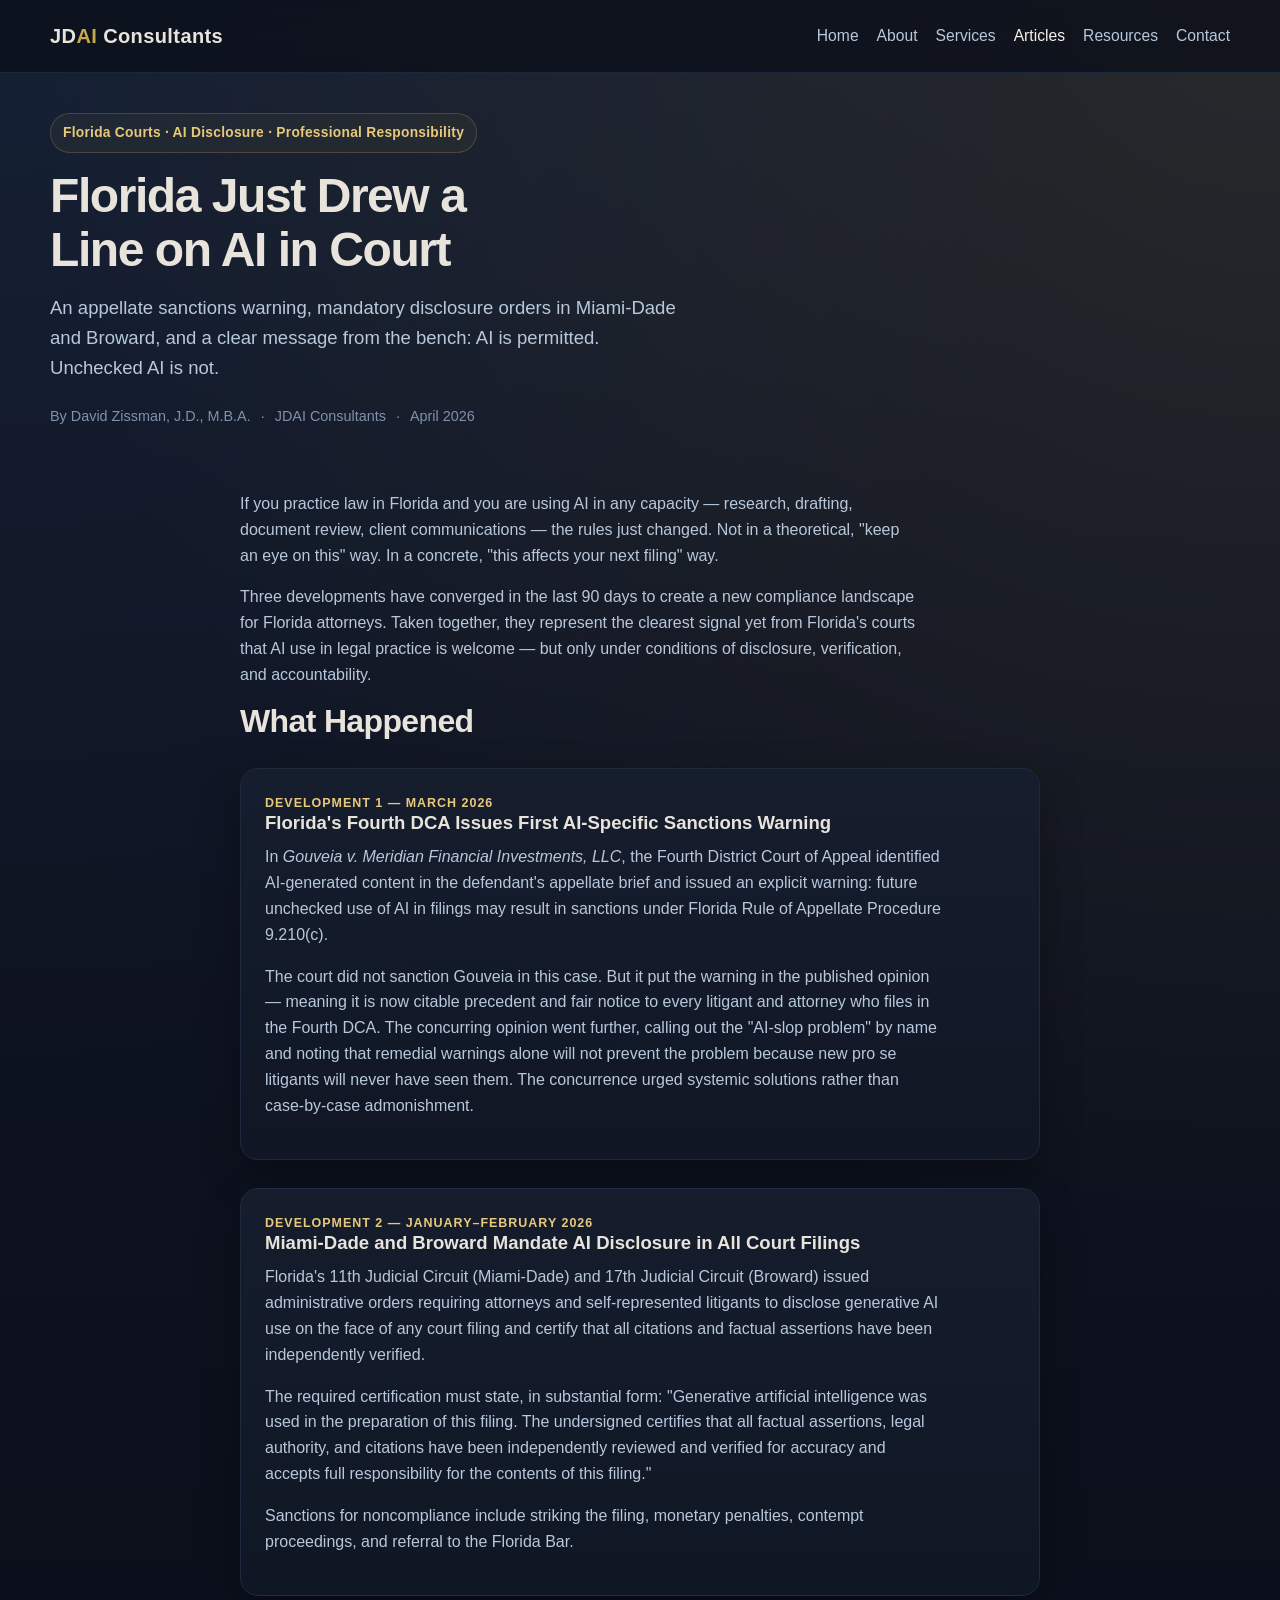
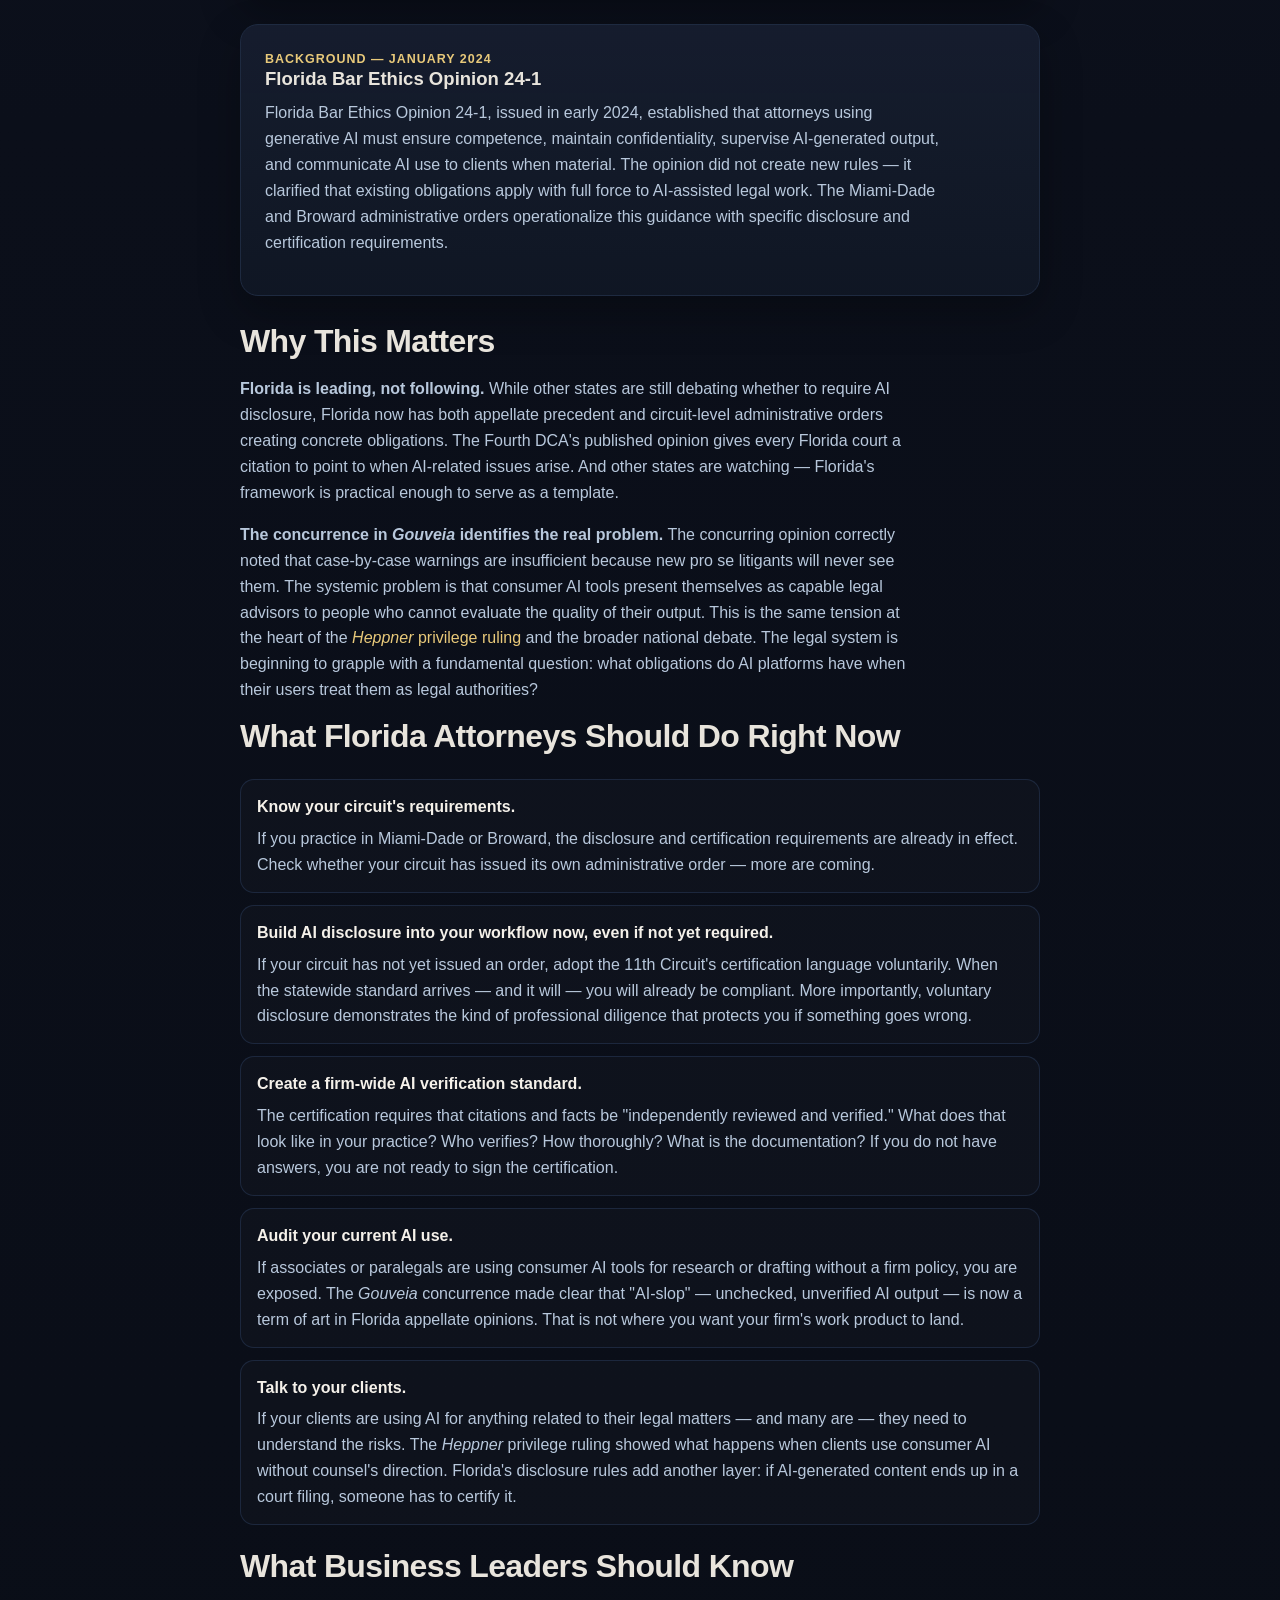
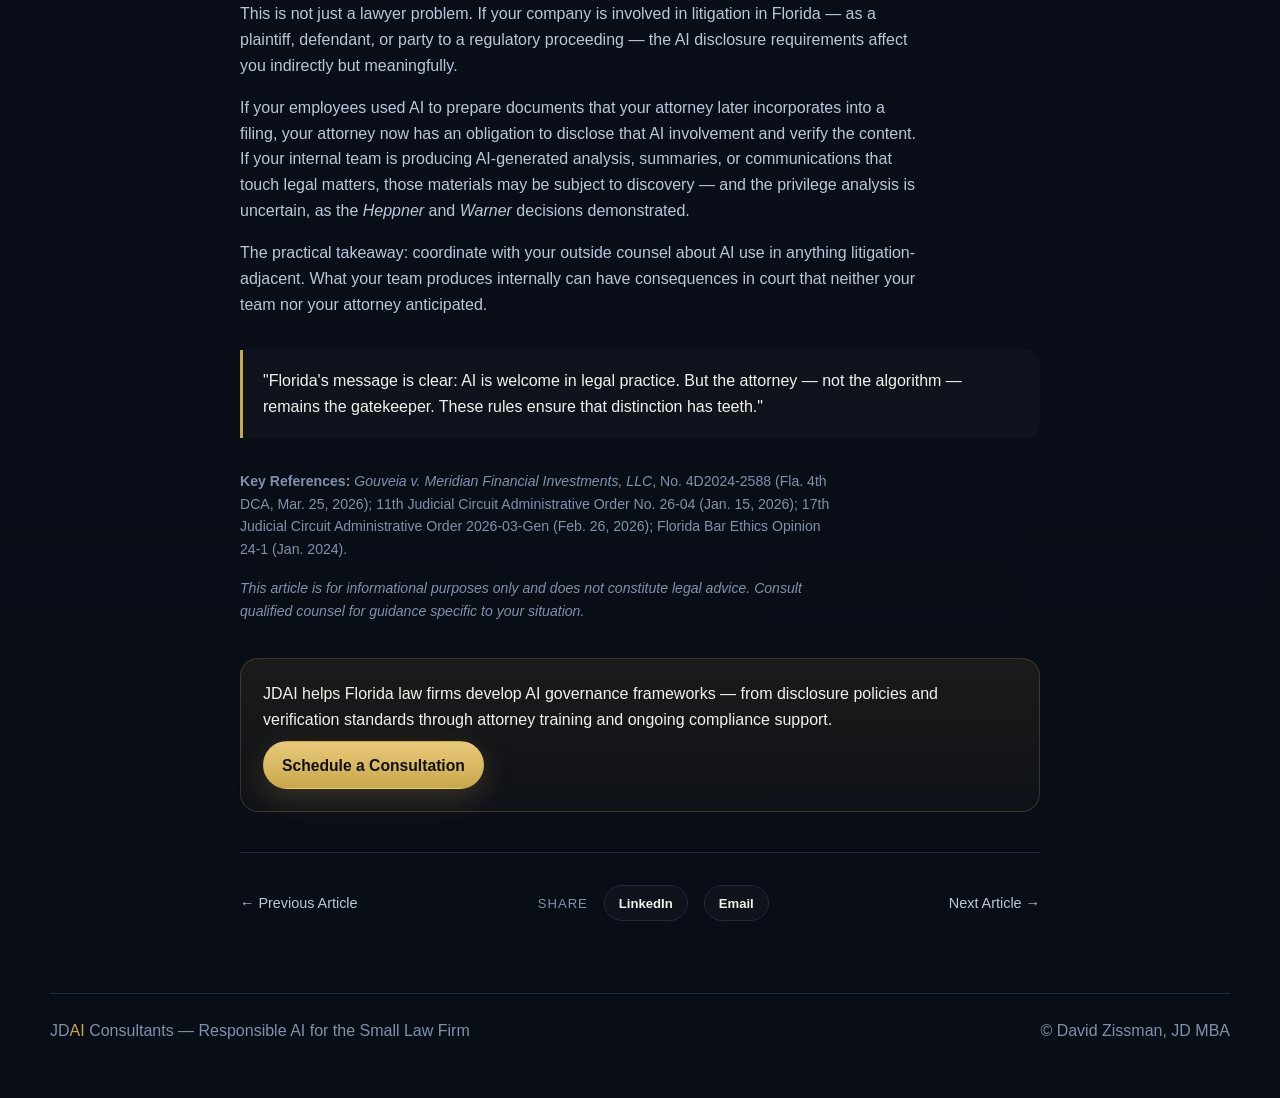
<file: article-florida-ai-courts.html>
<!DOCTYPE html>
<html lang="en">
<head>
  <meta charset="UTF-8" />
  <meta name="viewport" content="width=device-width, initial-scale=1.0"/>
  <title>Florida Just Drew a Line on AI in Court — Every Attorney in the State Needs to Read This | JDAI Consultants</title>
  <meta name="description" content="A Florida appellate court issued the state's first AI-specific sanctions warning, and two of Florida's largest circuits now require mandatory AI disclosure in all filings. What every Florida attorney and business needs to know." />
  <meta name="author" content="David Zissman, J.D., M.B.A." />
  <meta property="og:title" content="Florida Just Drew a Line on AI in Court" />
  <meta property="og:description" content="An appellate sanctions warning, mandatory disclosure orders in Miami-Dade and Broward, and a clear message: AI is permitted, but unchecked AI is not." />
  <meta property="og:type" content="article" />
  <meta property="og:url" content="https://jdaiconsultants.com/article-florida-ai-courts.html" />
  <meta property="article:author" content="David Zissman" />
  <link rel="canonical" href="https://jdaiconsultants.com/article-florida-ai-courts.html" />
  <link rel="stylesheet" href="style.css" />
</head>
<body>

<header class="site-header">
  <div class="container nav">
    <a href="index.html" class="brand">JD<span class="gold">AI</span> Consultants</a>
    <nav class="nav-links" aria-label="Primary">
      <a href="index.html">Home</a>
      <a href="about.html">About</a>
      <a href="services.html">Services</a>
      <a class="active" href="articles.html">Articles</a>
      <a href="resources.html">Resources</a>
      <a href="contact.html">Contact</a>
    </nav>
  </div>
</header>

<main>
  <section class="hero" style="padding:40px 0 28px">
    <div class="container">
      <div class="eyebrow">Florida Courts · AI Disclosure · Professional Responsibility</div>
      <h1 style="font-size:clamp(1.9rem,4vw,3rem);letter-spacing:-.03em;max-width:24ch;margin-bottom:16px">Florida Just Drew a Line on AI in Court</h1>
      <p class="lead">An appellate sanctions warning, mandatory disclosure orders in Miami-Dade and Broward, and a clear message from the bench: AI is permitted. Unchecked AI is not.</p>
      <div class="article-meta" style="margin-top:8px">
        <span>By David Zissman, J.D., M.B.A.</span>
        <span>·</span>
        <span>JDAI Consultants</span>
        <span>·</span>
        <span>April 2026</span>
      </div>
    </div>
  </section>

  <section class="section">
    <div class="container copy" style="max-width:800px">

      <p>If you practice law in Florida and you are using AI in any capacity — research, drafting, document review, client communications — the rules just changed. Not in a theoretical, "keep an eye on this" way. In a concrete, "this affects your next filing" way.</p>
      <p>Three developments have converged in the last 90 days to create a new compliance landscape for Florida attorneys. Taken together, they represent the clearest signal yet from Florida's courts that AI use in legal practice is welcome — but only under conditions of disclosure, verification, and accountability.</p>

      <h2>What Happened</h2>

      <div class="card" style="margin:28px 0">
        <div class="kicker">Development 1 — March 2026</div>
        <h3>Florida's Fourth DCA Issues First AI-Specific Sanctions Warning</h3>
        <p>In <em>Gouveia v. Meridian Financial Investments, LLC</em>, the Fourth District Court of Appeal identified AI-generated content in the defendant's appellate brief and issued an explicit warning: future unchecked use of AI in filings may result in sanctions under Florida Rule of Appellate Procedure 9.210(c).</p>
        <p>The court did not sanction Gouveia in this case. But it put the warning in the published opinion — meaning it is now citable precedent and fair notice to every litigant and attorney who files in the Fourth DCA. The concurring opinion went further, calling out the "AI-slop problem" by name and noting that remedial warnings alone will not prevent the problem because new pro se litigants will never have seen them. The concurrence urged systemic solutions rather than case-by-case admonishment.</p>
      </div>

      <div class="card" style="margin:28px 0">
        <div class="kicker">Development 2 — January–February 2026</div>
        <h3>Miami-Dade and Broward Mandate AI Disclosure in All Court Filings</h3>
        <p>Florida's 11th Judicial Circuit (Miami-Dade) and 17th Judicial Circuit (Broward) issued administrative orders requiring attorneys and self-represented litigants to disclose generative AI use on the face of any court filing and certify that all citations and factual assertions have been independently verified.</p>
        <p>The required certification must state, in substantial form: "Generative artificial intelligence was used in the preparation of this filing. The undersigned certifies that all factual assertions, legal authority, and citations have been independently reviewed and verified for accuracy and accepts full responsibility for the contents of this filing."</p>
        <p>Sanctions for noncompliance include striking the filing, monetary penalties, contempt proceedings, and referral to the Florida Bar.</p>
      </div>

      <div class="card" style="margin:28px 0">
        <div class="kicker">Background — January 2024</div>
        <h3>Florida Bar Ethics Opinion 24-1</h3>
        <p>Florida Bar Ethics Opinion 24-1, issued in early 2024, established that attorneys using generative AI must ensure competence, maintain confidentiality, supervise AI-generated output, and communicate AI use to clients when material. The opinion did not create new rules — it clarified that existing obligations apply with full force to AI-assisted legal work. The Miami-Dade and Broward administrative orders operationalize this guidance with specific disclosure and certification requirements.</p>
      </div>

      <h2>Why This Matters</h2>

      <p><strong>Florida is leading, not following.</strong> While other states are still debating whether to require AI disclosure, Florida now has both appellate precedent and circuit-level administrative orders creating concrete obligations. The Fourth DCA's published opinion gives every Florida court a citation to point to when AI-related issues arise. And other states are watching — Florida's framework is practical enough to serve as a template.</p>

      <p><strong>The concurrence in <em>Gouveia</em> identifies the real problem.</strong> The concurring opinion correctly noted that case-by-case warnings are insufficient because new pro se litigants will never see them. The systemic problem is that consumer AI tools present themselves as capable legal advisors to people who cannot evaluate the quality of their output. This is the same tension at the heart of the <a href="article-ai-privilege-split.html" style="color:var(--gold-light)"><em>Heppner</em> privilege ruling</a> and the broader national debate. The legal system is beginning to grapple with a fundamental question: what obligations do AI platforms have when their users treat them as legal authorities?</p>

      <h2>What Florida Attorneys Should Do Right Now</h2>

      <ul class="list-clean" style="margin:24px 0">
        <li><strong style="color:var(--off-white);display:block;margin-bottom:6px">Know your circuit's requirements.</strong> If you practice in Miami-Dade or Broward, the disclosure and certification requirements are already in effect. Check whether your circuit has issued its own administrative order — more are coming.</li>
        <li><strong style="color:var(--off-white);display:block;margin-bottom:6px">Build AI disclosure into your workflow now, even if not yet required.</strong> If your circuit has not yet issued an order, adopt the 11th Circuit's certification language voluntarily. When the statewide standard arrives — and it will — you will already be compliant. More importantly, voluntary disclosure demonstrates the kind of professional diligence that protects you if something goes wrong.</li>
        <li><strong style="color:var(--off-white);display:block;margin-bottom:6px">Create a firm-wide AI verification standard.</strong> The certification requires that citations and facts be "independently reviewed and verified." What does that look like in your practice? Who verifies? How thoroughly? What is the documentation? If you do not have answers, you are not ready to sign the certification.</li>
        <li><strong style="color:var(--off-white);display:block;margin-bottom:6px">Audit your current AI use.</strong> If associates or paralegals are using consumer AI tools for research or drafting without a firm policy, you are exposed. The <em>Gouveia</em> concurrence made clear that "AI-slop" — unchecked, unverified AI output — is now a term of art in Florida appellate opinions. That is not where you want your firm's work product to land.</li>
        <li><strong style="color:var(--off-white);display:block;margin-bottom:6px">Talk to your clients.</strong> If your clients are using AI for anything related to their legal matters — and many are — they need to understand the risks. The <em>Heppner</em> privilege ruling showed what happens when clients use consumer AI without counsel's direction. Florida's disclosure rules add another layer: if AI-generated content ends up in a court filing, someone has to certify it.</li>
      </ul>

      <h2>What Business Leaders Should Know</h2>

      <p>This is not just a lawyer problem. If your company is involved in litigation in Florida — as a plaintiff, defendant, or party to a regulatory proceeding — the AI disclosure requirements affect you indirectly but meaningfully.</p>
      <p>If your employees used AI to prepare documents that your attorney later incorporates into a filing, your attorney now has an obligation to disclose that AI involvement and verify the content. If your internal team is producing AI-generated analysis, summaries, or communications that touch legal matters, those materials may be subject to discovery — and the privilege analysis is uncertain, as the <em>Heppner</em> and <em>Warner</em> decisions demonstrated.</p>
      <p>The practical takeaway: coordinate with your outside counsel about AI use in anything litigation-adjacent. What your team produces internally can have consequences in court that neither your team nor your attorney anticipated.</p>

      <div class="quote" style="margin:32px 0">"Florida's message is clear: AI is welcome in legal practice. But the attorney — not the algorithm — remains the gatekeeper. These rules ensure that distinction has teeth."</div>

      <p style="color:var(--text-dim);font-size:.88rem;margin-top:32px"><strong>Key References:</strong> <em>Gouveia v. Meridian Financial Investments, LLC</em>, No. 4D2024-2588 (Fla. 4th DCA, Mar. 25, 2026); 11th Judicial Circuit Administrative Order No. 26-04 (Jan. 15, 2026); 17th Judicial Circuit Administrative Order 2026-03-Gen (Feb. 26, 2026); Florida Bar Ethics Opinion 24-1 (Jan. 2024).</p>
      <p style="color:var(--text-dim);font-size:.88rem"><em>This article is for informational purposes only and does not constitute legal advice. Consult qualified counsel for guidance specific to your situation.</em></p>

      <div class="cta-band" style="margin-top:36px">
        <p style="color:var(--off-white);margin-bottom:8px">JDAI helps Florida law firms develop AI governance frameworks — from disclosure policies and verification standards through attorney training and ongoing compliance support.</p>
        <a class="btn btn-primary" href="contact.html">Schedule a Consultation</a>
      </div>

      <hr style="margin:40px 0 32px" />
      <div style="display:flex;justify-content:space-between;align-items:center;flex-wrap:wrap;gap:16px">
        <a href="article-ai-privilege-split.html" style="color:var(--text-muted);font-size:.9rem">← Previous Article</a>
        <div style="display:flex;gap:16px;align-items:center">
          <span style="color:var(--text-dim);font-size:.82rem;letter-spacing:1px;text-transform:uppercase">Share</span>
          <a href="https://www.linkedin.com/sharing/share-offsite/?url=https://jdaiconsultants.com/article-florida-ai-courts.html" target="_blank" rel="noopener" class="btn btn-secondary" style="min-height:36px;font-size:.82rem;padding:0 14px">LinkedIn</a>
          <a href="mailto:?subject=Article%20from%20JDAI%20Consultants&body=https://jdaiconsultants.com/article-florida-ai-courts.html" class="btn btn-secondary" style="min-height:36px;font-size:.82rem;padding:0 14px">Email</a>
        </div>
        <a href="article-state-ai-laws-2026.html" style="color:var(--text-muted);font-size:.9rem">Next Article →</a>
      </div>

    </div>
  </section>
</main>

<footer class="site-footer">
  <div class="container footer-card">
    <div>JD<span class="gold">AI</span> Consultants — Responsible AI for the Small Law Firm</div>
    <div>© David Zissman, JD MBA</div>
  </div>
</footer>
</body>
</html>
</file>
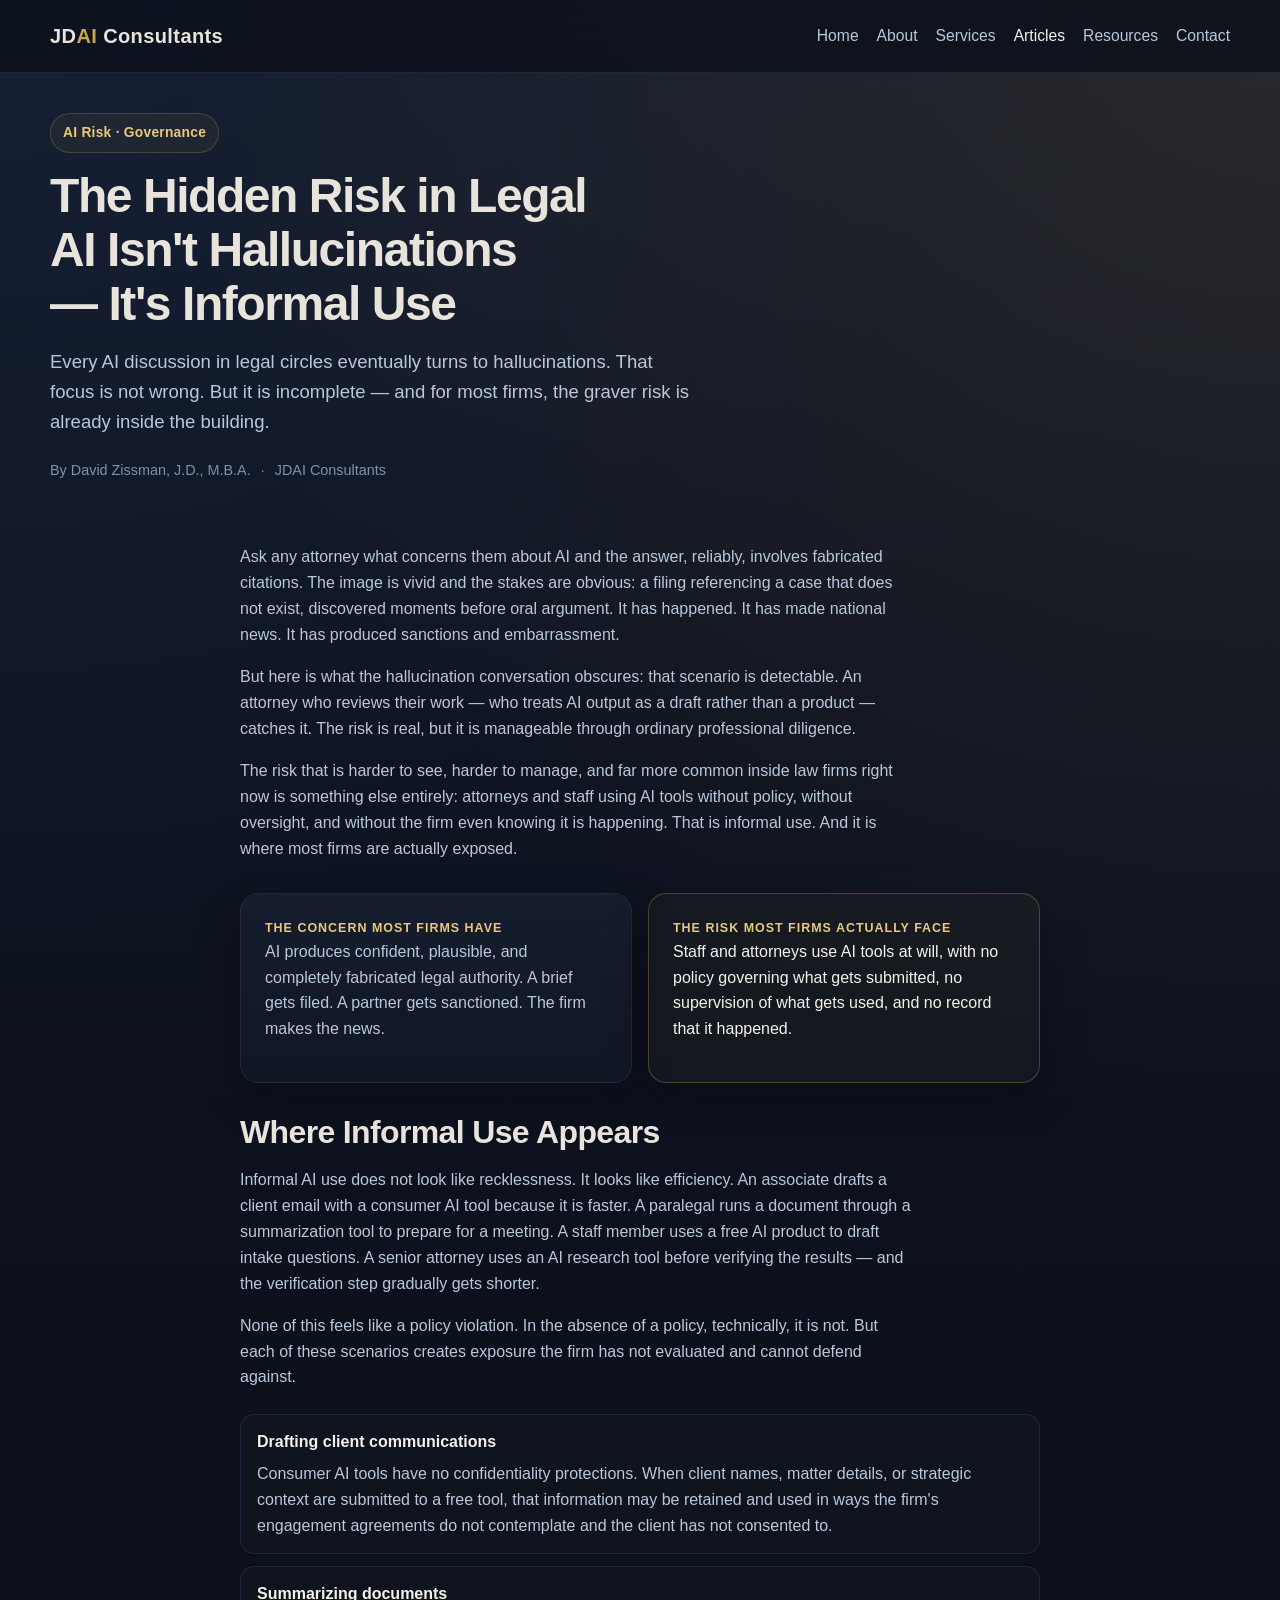
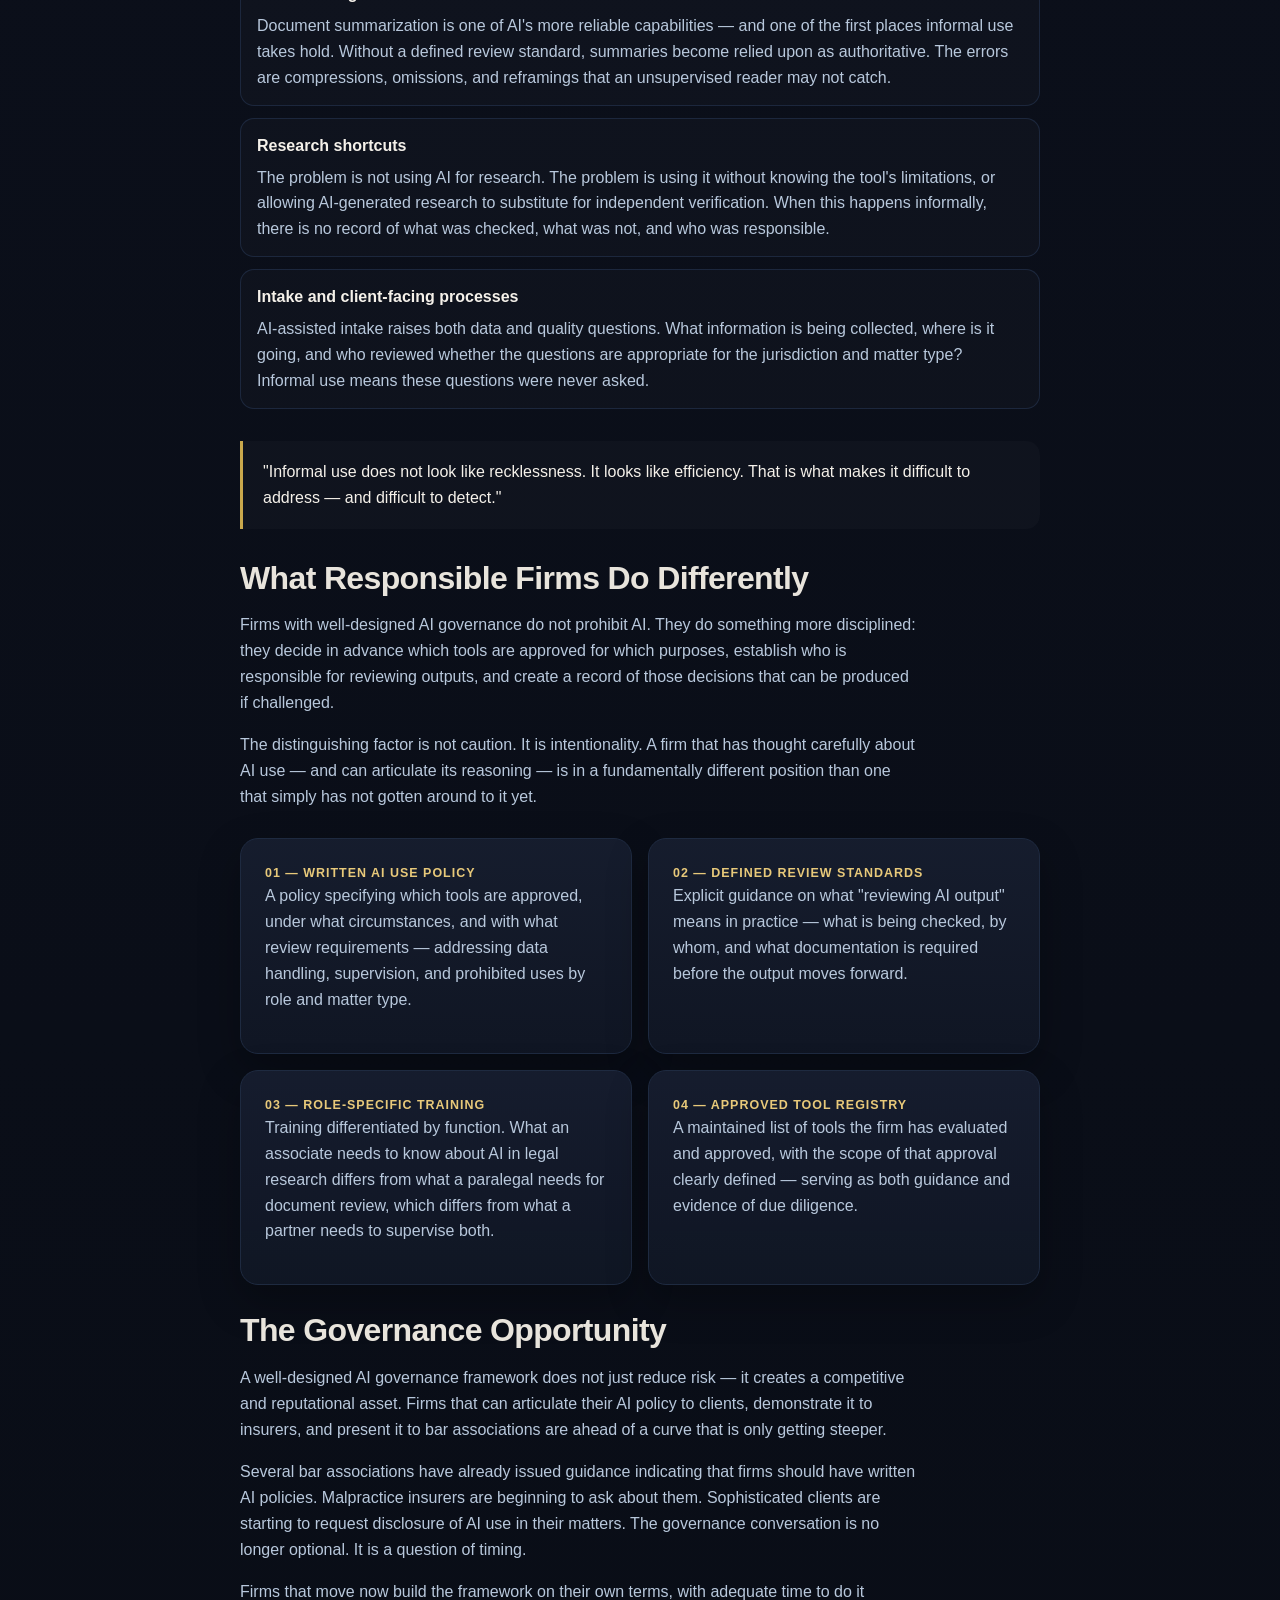
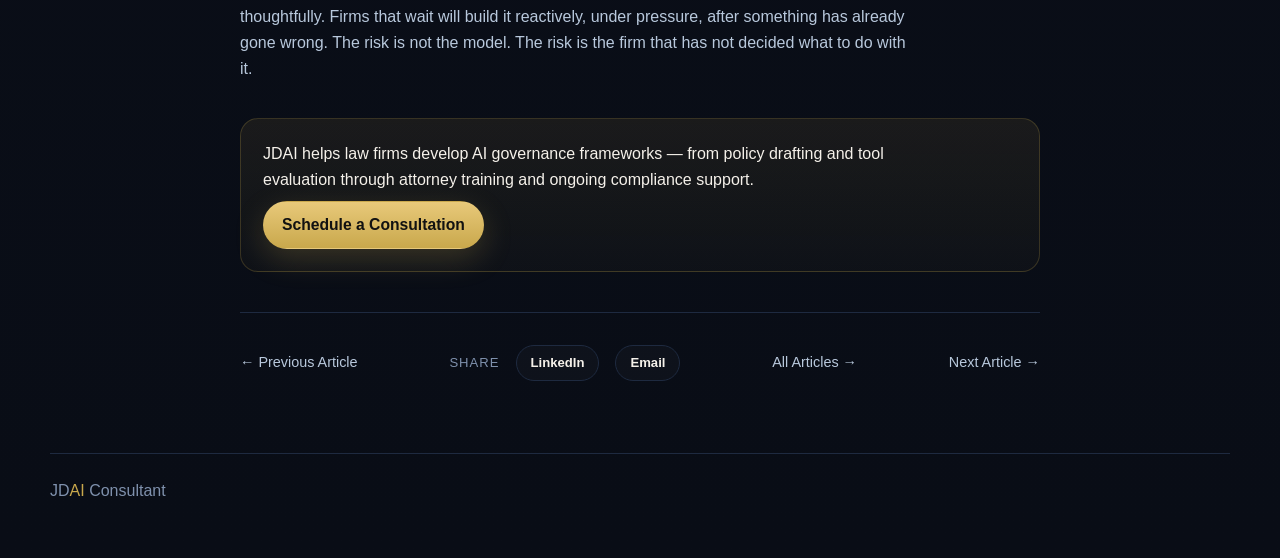
<file: article-hidden-risk.html>
<!DOCTYPE html>
<html lang="en">
<head>
  <meta charset="UTF-8" />
  <meta name="viewport" content="width=device-width, initial-scale=1.0"/>
  <title>The Hidden Risk in Legal AI Isn't Hallucinations — It's Informal Use | JDAI Consultants</title>
  <meta name="description" content="Every AI discussion in legal circles turns to hallucinations. But for most firms, the graver risk is already inside the building: attorneys and staff using AI without policy or oversight." />
  <meta name="author" content="David Zissman, J.D., M.B.A." />
  <meta property="og:title" content="The Hidden Risk in Legal AI Isn't Hallucinations — It's Informal Use" />
  <meta property="og:description" content="The real AI risk isn't hallucinations — it's attorneys and staff using AI tools without policy, supervision, or the firm even knowing it's happening." />
  <meta property="og:type" content="article" />
  <meta property="og:url" content="https://jdaiconsultants.com/article-hidden-risk.html" />
  <meta property="article:author" content="David Zissman" />
  <link rel="canonical" href="https://jdaiconsultants.com/article-hidden-risk.html" />
  <link rel="stylesheet" href="style.css" />
  <script type="application/ld+json">
  {
    "@context": "https://schema.org",
    "@type": "Article",
    "headline": "The Hidden Risk in Legal AI Isn't Hallucinations — It's Informal Use",
    "author": {"@type": "Person", "name": "David Zissman", "url": "https://jdaiconsultants.com/about.html"},
    "publisher": {"@type": "Organization", "name": "JDAI Consultants", "url": "https://jdaiconsultants.com"},
    "datePublished": "2026-03-01",
    "dateModified": "2026-04-08",
    "mainEntityOfPage": "https://jdaiconsultants.com/article-hidden-risk.html",
    "description": "Every AI discussion in legal circles turns to hallucinations. But for most firms, the graver risk is already inside the building: attorneys and staff using AI without policy or oversight."
  }
  </script>
</head>
<body>

<header class="site-header">
  <div class="container nav">
    <a href="index.html" class="brand">JD<span class="gold">AI</span> Consultants</a>
    <nav class="nav-links" aria-label="Primary">
      <a href="index.html">Home</a>
      <a href="about.html">About</a>
      <a href="services.html">Services</a>
      <a class="active" href="articles.html">Articles</a>
      <a href="resources.html">Resources</a>
      <a href="contact.html">Contact</a>
    </nav>
  </div>
</header>

<main>
  <section class="hero" style="padding:40px 0 28px">
    <div class="container">
      <div class="eyebrow">AI Risk · Governance</div>
      <h1 style="font-size:clamp(1.9rem,4vw,3rem);letter-spacing:-.03em;max-width:22ch;margin-bottom:16px">The Hidden Risk in Legal AI Isn't Hallucinations — It's Informal Use</h1>
      <p class="lead">Every AI discussion in legal circles eventually turns to hallucinations. That focus is not wrong. But it is incomplete — and for most firms, the graver risk is already inside the building.</p>
      <div class="article-meta" style="margin-top:8px">
        <span>By David Zissman, J.D., M.B.A.</span>
        <span>·</span>
        <span>JDAI Consultants</span>
      </div>
    </div>
  </section>

  <section class="section">
    <div class="container copy" style="max-width:800px">

      <p>Ask any attorney what concerns them about AI and the answer, reliably, involves fabricated citations. The image is vivid and the stakes are obvious: a filing referencing a case that does not exist, discovered moments before oral argument. It has happened. It has made national news. It has produced sanctions and embarrassment.</p>
      <p>But here is what the hallucination conversation obscures: that scenario is detectable. An attorney who reviews their work — who treats AI output as a draft rather than a product — catches it. The risk is real, but it is manageable through ordinary professional diligence.</p>
      <p>The risk that is harder to see, harder to manage, and far more common inside law firms right now is something else entirely: attorneys and staff using AI tools without policy, without oversight, and without the firm even knowing it is happening. That is informal use. And it is where most firms are actually exposed.</p>

      <div class="grid grid-2" style="margin:32px 0;gap:16px">
        <div class="card">
          <div class="kicker">The Concern Most Firms Have</div>
          <p>AI produces confident, plausible, and completely fabricated legal authority. A brief gets filed. A partner gets sanctioned. The firm makes the news.</p>
        </div>
        <div class="card" style="border-color:rgba(201,168,76,.3);background:rgba(201,168,76,.04)">
          <div class="kicker">The Risk Most Firms Actually Face</div>
          <p style="color:var(--off-white)">Staff and attorneys use AI tools at will, with no policy governing what gets submitted, no supervision of what gets used, and no record that it happened.</p>
        </div>
      </div>

      <h2>Where Informal Use Appears</h2>
      <p>Informal AI use does not look like recklessness. It looks like efficiency. An associate drafts a client email with a consumer AI tool because it is faster. A paralegal runs a document through a summarization tool to prepare for a meeting. A staff member uses a free AI product to draft intake questions. A senior attorney uses an AI research tool before verifying the results — and the verification step gradually gets shorter.</p>
      <p>None of this feels like a policy violation. In the absence of a policy, technically, it is not. But each of these scenarios creates exposure the firm has not evaluated and cannot defend against.</p>

      <ul class="list-clean" style="margin:24px 0">
        <li>
          <strong style="color:var(--off-white);display:block;margin-bottom:6px">Drafting client communications</strong>
          Consumer AI tools have no confidentiality protections. When client names, matter details, or strategic context are submitted to a free tool, that information may be retained and used in ways the firm's engagement agreements do not contemplate and the client has not consented to.
        </li>
        <li>
          <strong style="color:var(--off-white);display:block;margin-bottom:6px">Summarizing documents</strong>
          Document summarization is one of AI's more reliable capabilities — and one of the first places informal use takes hold. Without a defined review standard, summaries become relied upon as authoritative. The errors are compressions, omissions, and reframings that an unsupervised reader may not catch.
        </li>
        <li>
          <strong style="color:var(--off-white);display:block;margin-bottom:6px">Research shortcuts</strong>
          The problem is not using AI for research. The problem is using it without knowing the tool's limitations, or allowing AI-generated research to substitute for independent verification. When this happens informally, there is no record of what was checked, what was not, and who was responsible.
        </li>
        <li>
          <strong style="color:var(--off-white);display:block;margin-bottom:6px">Intake and client-facing processes</strong>
          AI-assisted intake raises both data and quality questions. What information is being collected, where is it going, and who reviewed whether the questions are appropriate for the jurisdiction and matter type? Informal use means these questions were never asked.
        </li>
      </ul>

      <div class="quote" style="margin:32px 0">
        "Informal use does not look like recklessness. It looks like efficiency. That is what makes it difficult to address — and difficult to detect."
      </div>

      <h2>What Responsible Firms Do Differently</h2>
      <p>Firms with well-designed AI governance do not prohibit AI. They do something more disciplined: they decide in advance which tools are approved for which purposes, establish who is responsible for reviewing outputs, and create a record of those decisions that can be produced if challenged.</p>
      <p>The distinguishing factor is not caution. It is intentionality. A firm that has thought carefully about AI use — and can articulate its reasoning — is in a fundamentally different position than one that simply has not gotten around to it yet.</p>

      <div class="grid grid-2" style="margin:28px 0;gap:16px">
        <div class="card">
          <div class="kicker">01 — Written AI Use Policy</div>
          <p>A policy specifying which tools are approved, under what circumstances, and with what review requirements — addressing data handling, supervision, and prohibited uses by role and matter type.</p>
        </div>
        <div class="card">
          <div class="kicker">02 — Defined Review Standards</div>
          <p>Explicit guidance on what "reviewing AI output" means in practice — what is being checked, by whom, and what documentation is required before the output moves forward.</p>
        </div>
        <div class="card">
          <div class="kicker">03 — Role-Specific Training</div>
          <p>Training differentiated by function. What an associate needs to know about AI in legal research differs from what a paralegal needs for document review, which differs from what a partner needs to supervise both.</p>
        </div>
        <div class="card">
          <div class="kicker">04 — Approved Tool Registry</div>
          <p>A maintained list of tools the firm has evaluated and approved, with the scope of that approval clearly defined — serving as both guidance and evidence of due diligence.</p>
        </div>
      </div>

      <h2>The Governance Opportunity</h2>
      <p>A well-designed AI governance framework does not just reduce risk — it creates a competitive and reputational asset. Firms that can articulate their AI policy to clients, demonstrate it to insurers, and present it to bar associations are ahead of a curve that is only getting steeper.</p>
      <p>Several bar associations have already issued guidance indicating that firms should have written AI policies. Malpractice insurers are beginning to ask about them. Sophisticated clients are starting to request disclosure of AI use in their matters. The governance conversation is no longer optional. It is a question of timing.</p>
      <p>Firms that move now build the framework on their own terms, with adequate time to do it thoughtfully. Firms that wait will build it reactively, under pressure, after something has already gone wrong. The risk is not the model. The risk is the firm that has not decided what to do with it.</p>

      <div class="cta-band" style="margin-top:36px">
        <p style="color:var(--off-white);margin-bottom:8px">JDAI helps law firms develop AI governance frameworks — from policy drafting and tool evaluation through attorney training and ongoing compliance support.</p>
        <a class="btn btn-primary" href="contact.html">Schedule a Consultation</a>
      </div>

      <hr style="margin:40px 0 32px" />
      <div style="display:flex;justify-content:space-between;align-items:center;flex-wrap:wrap;gap:16px">
        <a href="article-three-questions.html" style="color:var(--text-muted);font-size:.9rem">← Previous Article</a>
        <div style="display:flex;gap:16px;align-items:center">
          <span style="color:var(--text-dim);font-size:.82rem;letter-spacing:1px;text-transform:uppercase">Share</span>
          <a href="https://www.linkedin.com/sharing/share-offsite/?url=https://jdaiconsultants.com/article-hidden-risk.html" target="_blank" rel="noopener" class="btn btn-secondary" style="min-height:36px;font-size:.82rem;padding:0 14px">LinkedIn</a>
          <a href="/cdn-cgi/l/email-protection#[base64]" class="btn btn-secondary" style="min-height:36px;font-size:.82rem;padding:0 14px">Email</a>
        </div>
        <a href="articles.html" style="color:var(--text-muted);font-size:.9rem">All Articles →</a>
        <a href="article-ai-privilege-split.html" style="color:var(--text-muted);font-size:.9rem">Next Article →</a>
      </div>

    </div>
  </section>
</main>

<footer class="site-footer">
  <div class="container footer-card">
    <div>JD<span class="gold">AI</span> Consultant
</file>
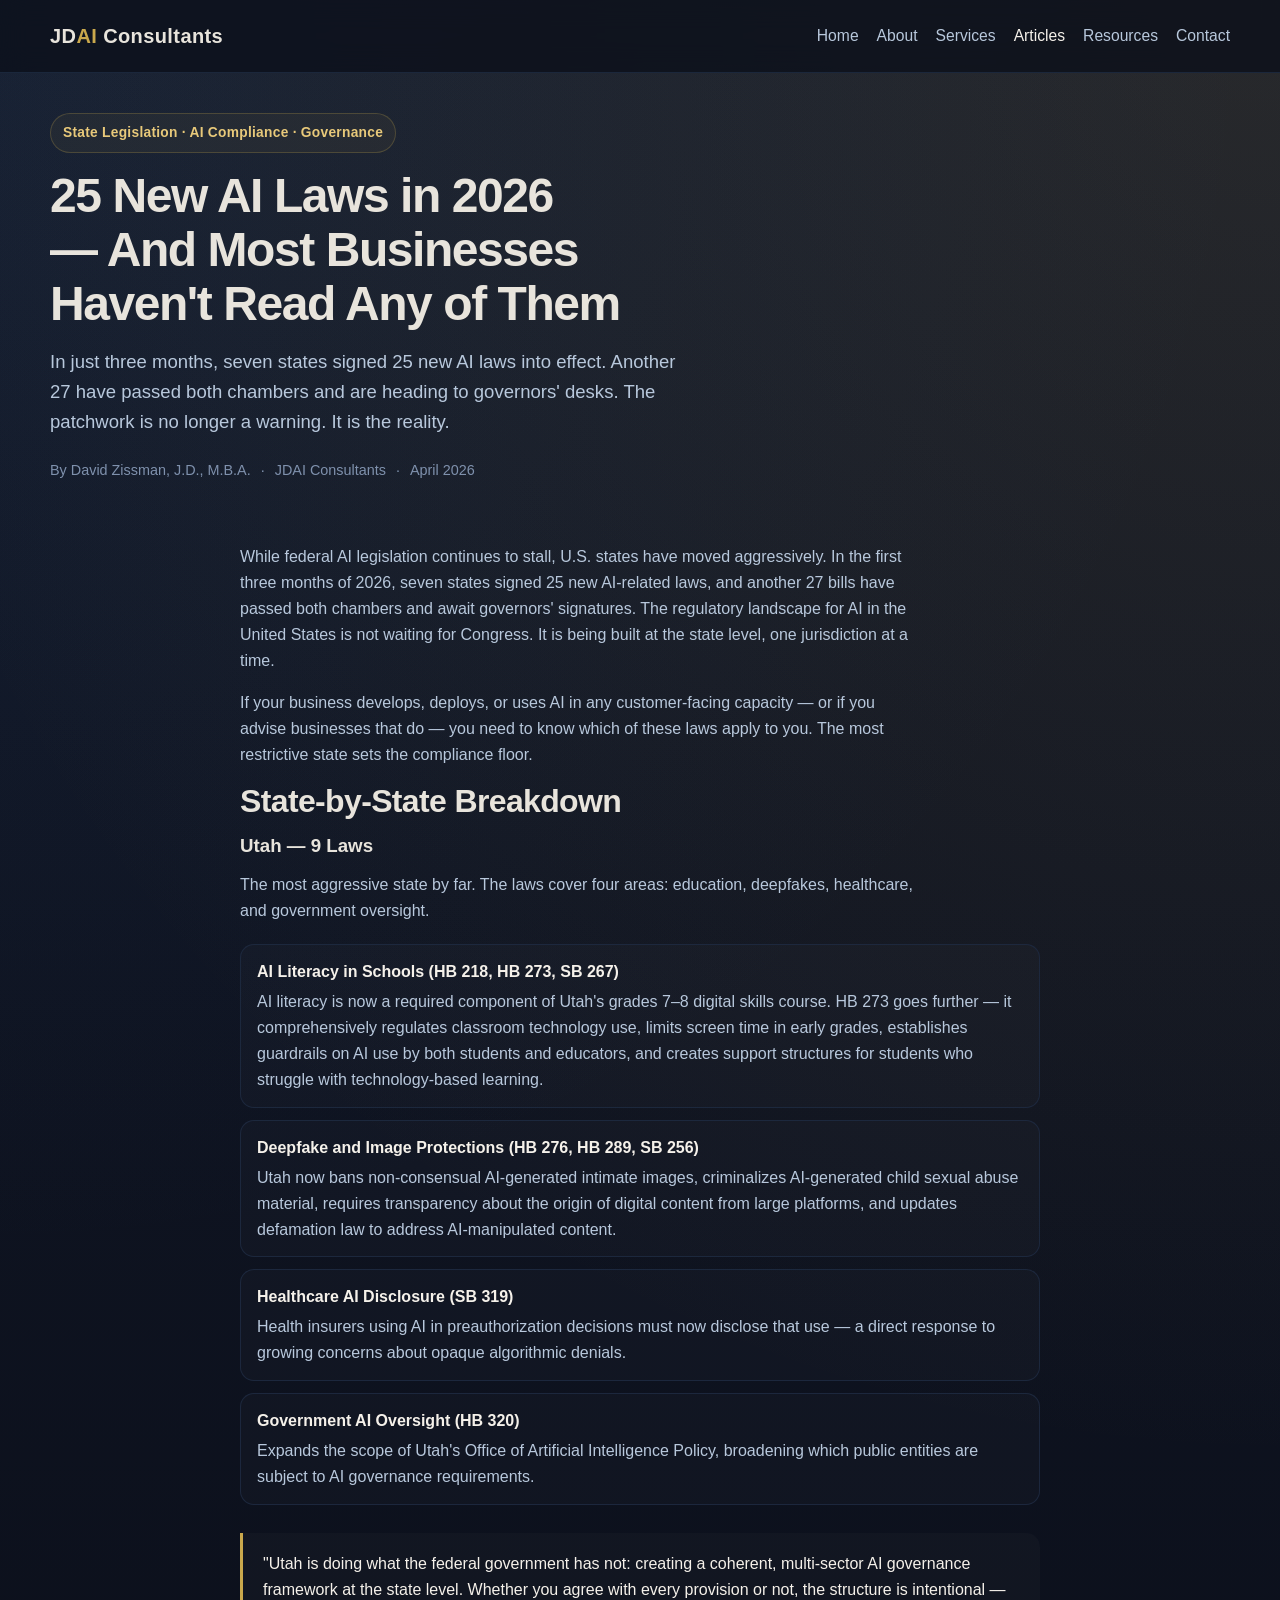
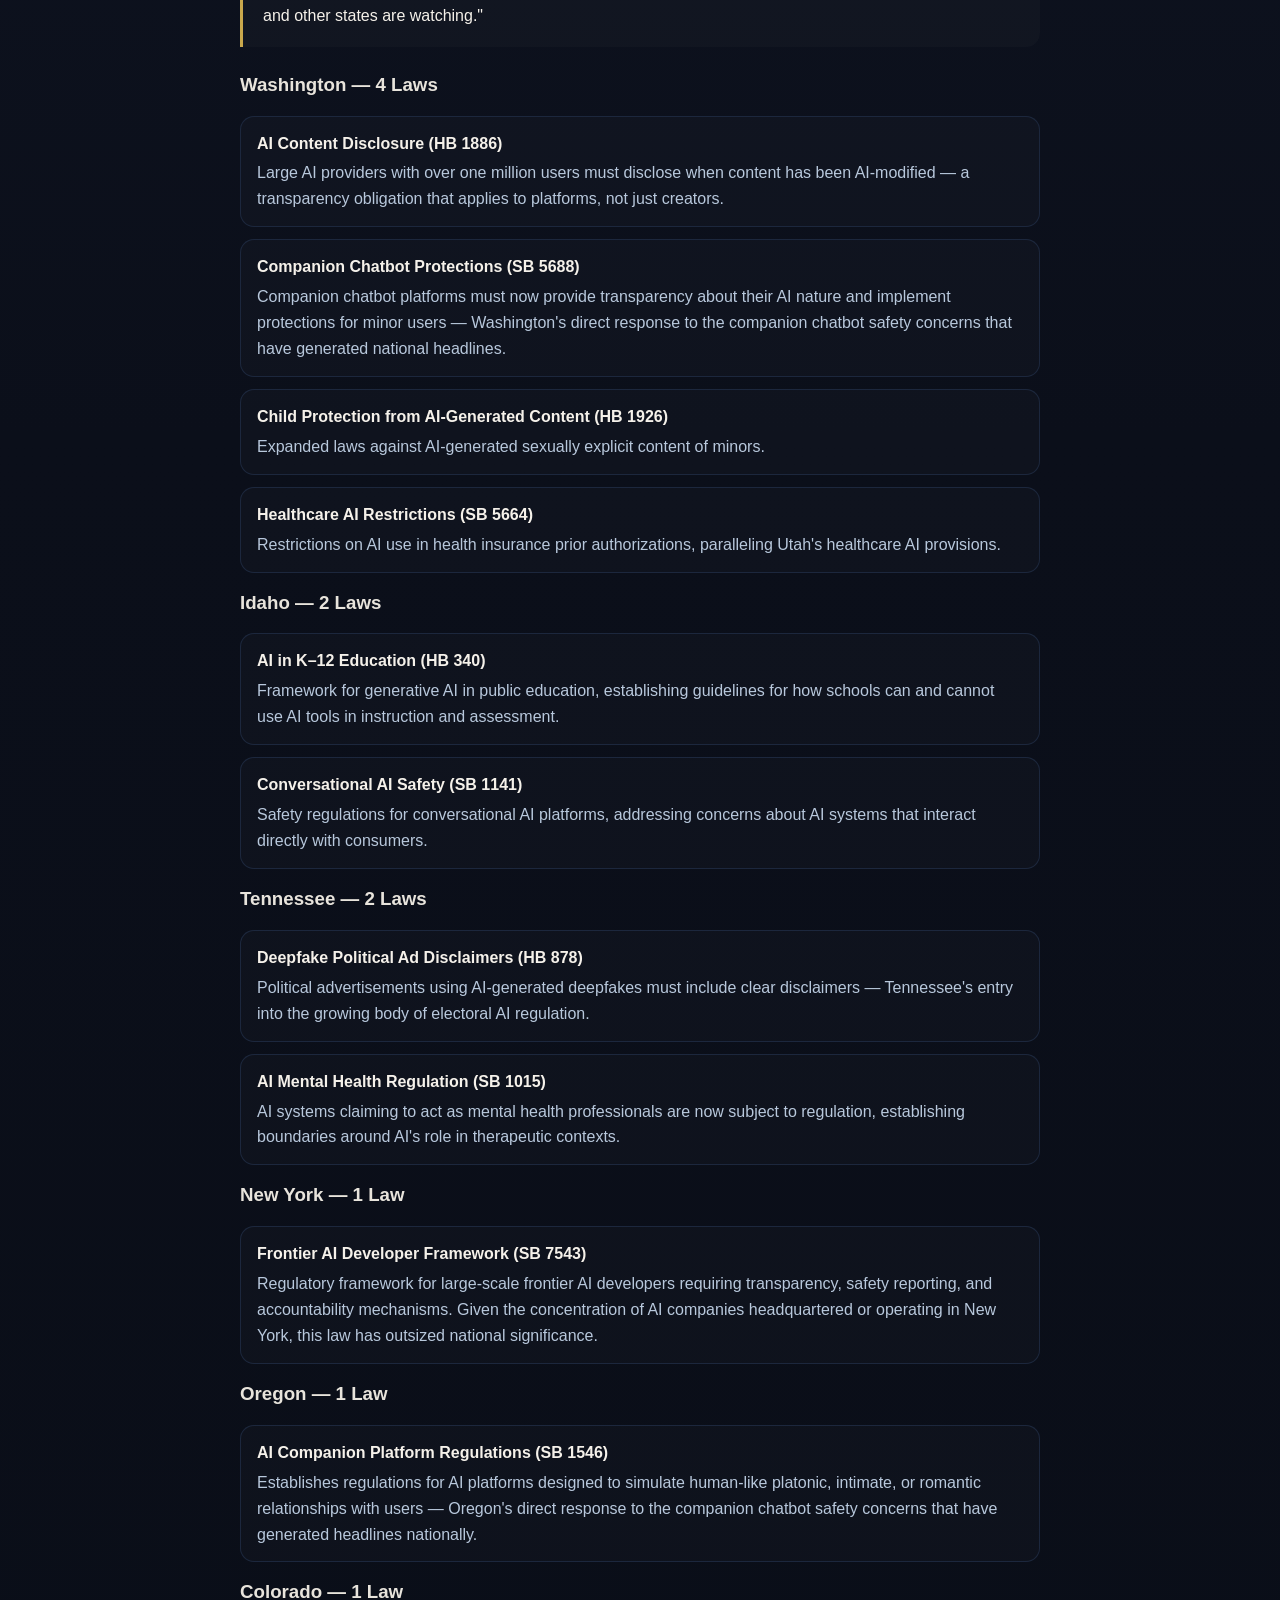
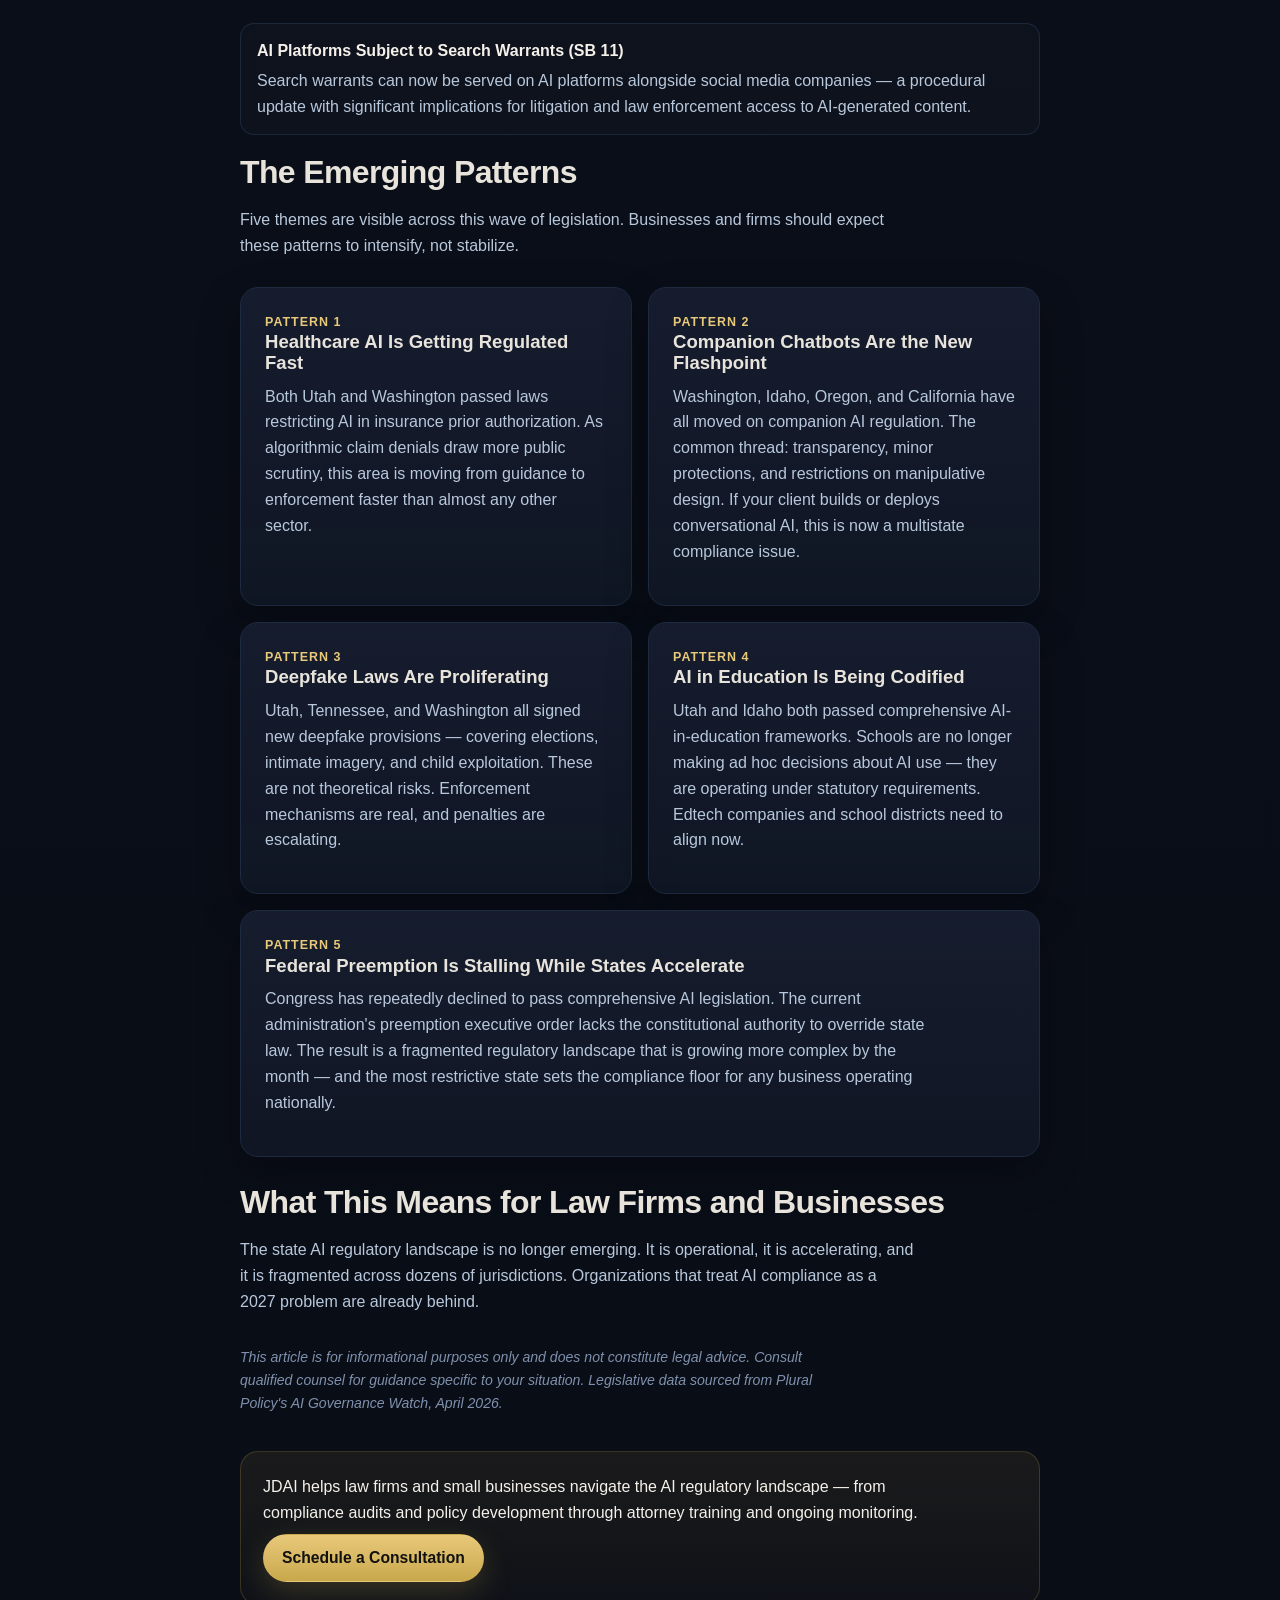
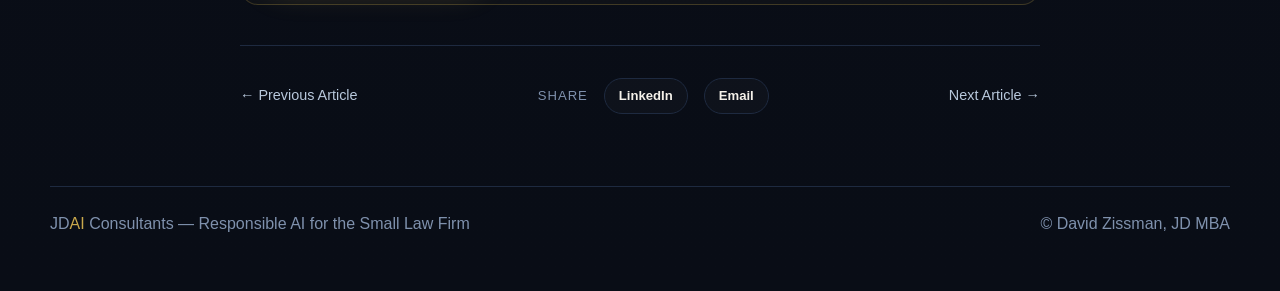
<file: article-state-ai-laws-2026.html>
<!DOCTYPE html>
<html lang="en">
<head>
  <meta charset="UTF-8" />
  <meta name="viewport" content="width=device-width, initial-scale=1.0"/>
  <title>25 New AI Laws in 2026 — And Most Businesses Haven't Read Any of Them | JDAI Consultants</title>
  <meta name="description" content="In just three months, 25 new state AI laws have been signed across the U.S. with 27 more pending. A state-by-state breakdown of what passed, what it requires, and what businesses and law firms need to do now." />
  <meta name="author" content="David Zissman, J.D., M.B.A." />
  <meta property="og:title" content="25 New AI Laws in 2026 — And Most Businesses Haven't Read Any of Them" />
  <meta property="og:description" content="The state AI regulation wave just hit. 25 laws signed, 27 more pending, 7 states leading the charge. Here's what every business and law firm needs to know." />
  <meta property="og:type" content="article" />
  <meta property="og:url" content="https://jdaiconsultants.com/article-state-ai-laws-2026.html" />
  <meta property="article:author" content="David Zissman" />
  <link rel="canonical" href="https://jdaiconsultants.com/article-state-ai-laws-2026.html" />
  <link rel="stylesheet" href="style.css" />
</head>
<body>

<header class="site-header">
  <div class="container nav">
    <a href="index.html" class="brand">JD<span class="gold">AI</span> Consultants</a>
    <nav class="nav-links" aria-label="Primary">
      <a href="index.html">Home</a>
      <a href="about.html">About</a>
      <a href="services.html">Services</a>
      <a class="active" href="articles.html">Articles</a>
      <a href="resources.html">Resources</a>
      <a href="contact.html">Contact</a>
    </nav>
  </div>
</header>

<main>
  <section class="hero" style="padding:40px 0 28px">
    <div class="container">
      <div class="eyebrow">State Legislation · AI Compliance · Governance</div>
      <h1 style="font-size:clamp(1.9rem,4vw,3rem);letter-spacing:-.03em;max-width:24ch;margin-bottom:16px">25 New AI Laws in 2026 — And Most Businesses Haven't Read Any of Them</h1>
      <p class="lead">In just three months, seven states signed 25 new AI laws into effect. Another 27 have passed both chambers and are heading to governors' desks. The patchwork is no longer a warning. It is the reality.</p>
      <div class="article-meta" style="margin-top:8px">
        <span>By David Zissman, J.D., M.B.A.</span>
        <span>·</span>
        <span>JDAI Consultants</span>
        <span>·</span>
        <span>April 2026</span>
      </div>
    </div>
  </section>

  <section class="section">
    <div class="container copy" style="max-width:800px">

      <p>While federal AI legislation continues to stall, U.S. states have moved aggressively. In the first three months of 2026, seven states signed 25 new AI-related laws, and another 27 bills have passed both chambers and await governors' signatures. The regulatory landscape for AI in the United States is not waiting for Congress. It is being built at the state level, one jurisdiction at a time.</p>

      <p>If your business develops, deploys, or uses AI in any customer-facing capacity — or if you advise businesses that do — you need to know which of these laws apply to you. The most restrictive state sets the compliance floor.</p>

      <h2>State-by-State Breakdown</h2>

      <h3>Utah — 9 Laws</h3>
      <p>The most aggressive state by far. The laws cover four areas: education, deepfakes, healthcare, and government oversight.</p>
      <ul class="list-clean" style="margin:20px 0">
        <li><strong style="color:var(--off-white);display:block;margin-bottom:4px">AI Literacy in Schools (HB 218, HB 273, SB 267)</strong> AI literacy is now a required component of Utah's grades 7–8 digital skills course. HB 273 goes further — it comprehensively regulates classroom technology use, limits screen time in early grades, establishes guardrails on AI use by both students and educators, and creates support structures for students who struggle with technology-based learning.</li>
        <li><strong style="color:var(--off-white);display:block;margin-bottom:4px">Deepfake and Image Protections (HB 276, HB 289, SB 256)</strong> Utah now bans non-consensual AI-generated intimate images, criminalizes AI-generated child sexual abuse material, requires transparency about the origin of digital content from large platforms, and updates defamation law to address AI-manipulated content.</li>
        <li><strong style="color:var(--off-white);display:block;margin-bottom:4px">Healthcare AI Disclosure (SB 319)</strong> Health insurers using AI in preauthorization decisions must now disclose that use — a direct response to growing concerns about opaque algorithmic denials.</li>
        <li><strong style="color:var(--off-white);display:block;margin-bottom:4px">Government AI Oversight (HB 320)</strong> Expands the scope of Utah's Office of Artificial Intelligence Policy, broadening which public entities are subject to AI governance requirements.</li>
      </ul>

      <div class="quote" style="margin:28px 0">"Utah is doing what the federal government has not: creating a coherent, multi-sector AI governance framework at the state level. Whether you agree with every provision or not, the structure is intentional — and other states are watching."</div>

      <h3>Washington — 4 Laws</h3>
      <ul class="list-clean" style="margin:20px 0">
        <li><strong style="color:var(--off-white);display:block;margin-bottom:4px">AI Content Disclosure (HB 1886)</strong> Large AI providers with over one million users must disclose when content has been AI-modified — a transparency obligation that applies to platforms, not just creators.</li>
        <li><strong style="color:var(--off-white);display:block;margin-bottom:4px">Companion Chatbot Protections (SB 5688)</strong> Companion chatbot platforms must now provide transparency about their AI nature and implement protections for minor users — Washington's direct response to the companion chatbot safety concerns that have generated national headlines.</li>
        <li><strong style="color:var(--off-white);display:block;margin-bottom:4px">Child Protection from AI-Generated Content (HB 1926)</strong> Expanded laws against AI-generated sexually explicit content of minors.</li>
        <li><strong style="color:var(--off-white);display:block;margin-bottom:4px">Healthcare AI Restrictions (SB 5664)</strong> Restrictions on AI use in health insurance prior authorizations, paralleling Utah's healthcare AI provisions.</li>
      </ul>

      <h3>Idaho — 2 Laws</h3>
      <ul class="list-clean" style="margin:20px 0">
        <li><strong style="color:var(--off-white);display:block;margin-bottom:4px">AI in K–12 Education (HB 340)</strong> Framework for generative AI in public education, establishing guidelines for how schools can and cannot use AI tools in instruction and assessment.</li>
        <li><strong style="color:var(--off-white);display:block;margin-bottom:4px">Conversational AI Safety (SB 1141)</strong> Safety regulations for conversational AI platforms, addressing concerns about AI systems that interact directly with consumers.</li>
      </ul>

      <h3>Tennessee — 2 Laws</h3>
      <ul class="list-clean" style="margin:20px 0">
        <li><strong style="color:var(--off-white);display:block;margin-bottom:4px">Deepfake Political Ad Disclaimers (HB 878)</strong> Political advertisements using AI-generated deepfakes must include clear disclaimers — Tennessee's entry into the growing body of electoral AI regulation.</li>
        <li><strong style="color:var(--off-white);display:block;margin-bottom:4px">AI Mental Health Regulation (SB 1015)</strong> AI systems claiming to act as mental health professionals are now subject to regulation, establishing boundaries around AI's role in therapeutic contexts.</li>
      </ul>

      <h3>New York — 1 Law</h3>
      <ul class="list-clean" style="margin:20px 0">
        <li><strong style="color:var(--off-white);display:block;margin-bottom:4px">Frontier AI Developer Framework (SB 7543)</strong> Regulatory framework for large-scale frontier AI developers requiring transparency, safety reporting, and accountability mechanisms. Given the concentration of AI companies headquartered or operating in New York, this law has outsized national significance.</li>
      </ul>

      <h3>Oregon — 1 Law</h3>
      <ul class="list-clean" style="margin:20px 0">
        <li><strong style="color:var(--off-white);display:block;margin-bottom:4px">AI Companion Platform Regulations (SB 1546)</strong> Establishes regulations for AI platforms designed to simulate human-like platonic, intimate, or romantic relationships with users — Oregon's direct response to the companion chatbot safety concerns that have generated headlines nationally.</li>
      </ul>

      <h3>Colorado — 1 Law</h3>
      <ul class="list-clean" style="margin:20px 0">
        <li><strong style="color:var(--off-white);display:block;margin-bottom:4px">AI Platforms Subject to Search Warrants (SB 11)</strong> Search warrants can now be served on AI platforms alongside social media companies — a procedural update with significant implications for litigation and law enforcement access to AI-generated content.</li>
      </ul>

      <h2>The Emerging Patterns</h2>
      <p>Five themes are visible across this wave of legislation. Businesses and firms should expect these patterns to intensify, not stabilize.</p>

      <div class="grid grid-2" style="margin:28px 0;gap:16px">
        <div class="card">
          <div class="kicker">Pattern 1</div>
          <h3>Healthcare AI Is Getting Regulated Fast</h3>
          <p>Both Utah and Washington passed laws restricting AI in insurance prior authorization. As algorithmic claim denials draw more public scrutiny, this area is moving from guidance to enforcement faster than almost any other sector.</p>
        </div>
        <div class="card">
          <div class="kicker">Pattern 2</div>
          <h3>Companion Chatbots Are the New Flashpoint</h3>
          <p>Washington, Idaho, Oregon, and California have all moved on companion AI regulation. The common thread: transparency, minor protections, and restrictions on manipulative design. If your client builds or deploys conversational AI, this is now a multistate compliance issue.</p>
        </div>
        <div class="card">
          <div class="kicker">Pattern 3</div>
          <h3>Deepfake Laws Are Proliferating</h3>
          <p>Utah, Tennessee, and Washington all signed new deepfake provisions — covering elections, intimate imagery, and child exploitation. These are not theoretical risks. Enforcement mechanisms are real, and penalties are escalating.</p>
        </div>
        <div class="card">
          <div class="kicker">Pattern 4</div>
          <h3>AI in Education Is Being Codified</h3>
          <p>Utah and Idaho both passed comprehensive AI-in-education frameworks. Schools are no longer making ad hoc decisions about AI use — they are operating under statutory requirements. Edtech companies and school districts need to align now.</p>
        </div>
        <div class="card" style="grid-column:1/-1">
          <div class="kicker">Pattern 5</div>
          <h3>Federal Preemption Is Stalling While States Accelerate</h3>
          <p>Congress has repeatedly declined to pass comprehensive AI legislation. The current administration's preemption executive order lacks the constitutional authority to override state law. The result is a fragmented regulatory landscape that is growing more complex by the month — and the most restrictive state sets the compliance floor for any business operating nationally.</p>
        </div>
      </div>

      <h2>What This Means for Law Firms and Businesses</h2>

      <p>The state AI regulatory landscape is no longer emerging. It is operational, it is accelerating, and it is fragmented across dozens of jurisdictions. Organizations that treat AI compliance as a 2027 problem are already behind.</p>

      <p style="color:var(--text-dim);font-size:.88rem;margin-top:32px"><em>This article is for informational purposes only and does not constitute legal advice. Consult qualified counsel for guidance specific to your situation. Legislative data sourced from Plural Policy's AI Governance Watch, April 2026.</em></p>

      <div class="cta-band" style="margin-top:36px">
        <p style="color:var(--off-white);margin-bottom:8px">JDAI helps law firms and small businesses navigate the AI regulatory landscape — from compliance audits and policy development through attorney training and ongoing monitoring.</p>
        <a class="btn btn-primary" href="contact.html">Schedule a Consultation</a>
      </div>

      <hr style="margin:40px 0 32px" />
      <div style="display:flex;justify-content:space-between;align-items:center;flex-wrap:wrap;gap:16px">
        <a href="article-florida-ai-courts.html" style="color:var(--text-muted);font-size:.9rem">← Previous Article</a>
        <div style="display:flex;gap:16px;align-items:center">
          <span style="color:var(--text-dim);font-size:.82rem;letter-spacing:1px;text-transform:uppercase">Share</span>
          <a href="https://www.linkedin.com/sharing/share-offsite/?url=https://jdaiconsultants.com/article-state-ai-laws-2026.html" target="_blank" rel="noopener" class="btn btn-secondary" style="min-height:36px;font-size:.82rem;padding:0 14px">LinkedIn</a>
          <a href="mailto:?subject=Article%20from%20JDAI%20Consultants&body=https://jdaiconsultants.com/article-state-ai-laws-2026.html" class="btn btn-secondary" style="min-height:36px;font-size:.82rem;padding:0 14px">Email</a>
        </div>
        <a href="article-ai-law-firm-debate.html" style="color:var(--text-muted);font-size:.9rem">Next Article →</a>
      </div>

    </div>
  </section>
</main>

<footer class="site-footer">
  <div class="container footer-card">
    <div>JD<span class="gold">AI</span> Consultants — Responsible AI for the Small Law Firm</div>
    <div>© David Zissman, JD MBA</div>
  </div>
</footer>
</body>
</html>
</file>
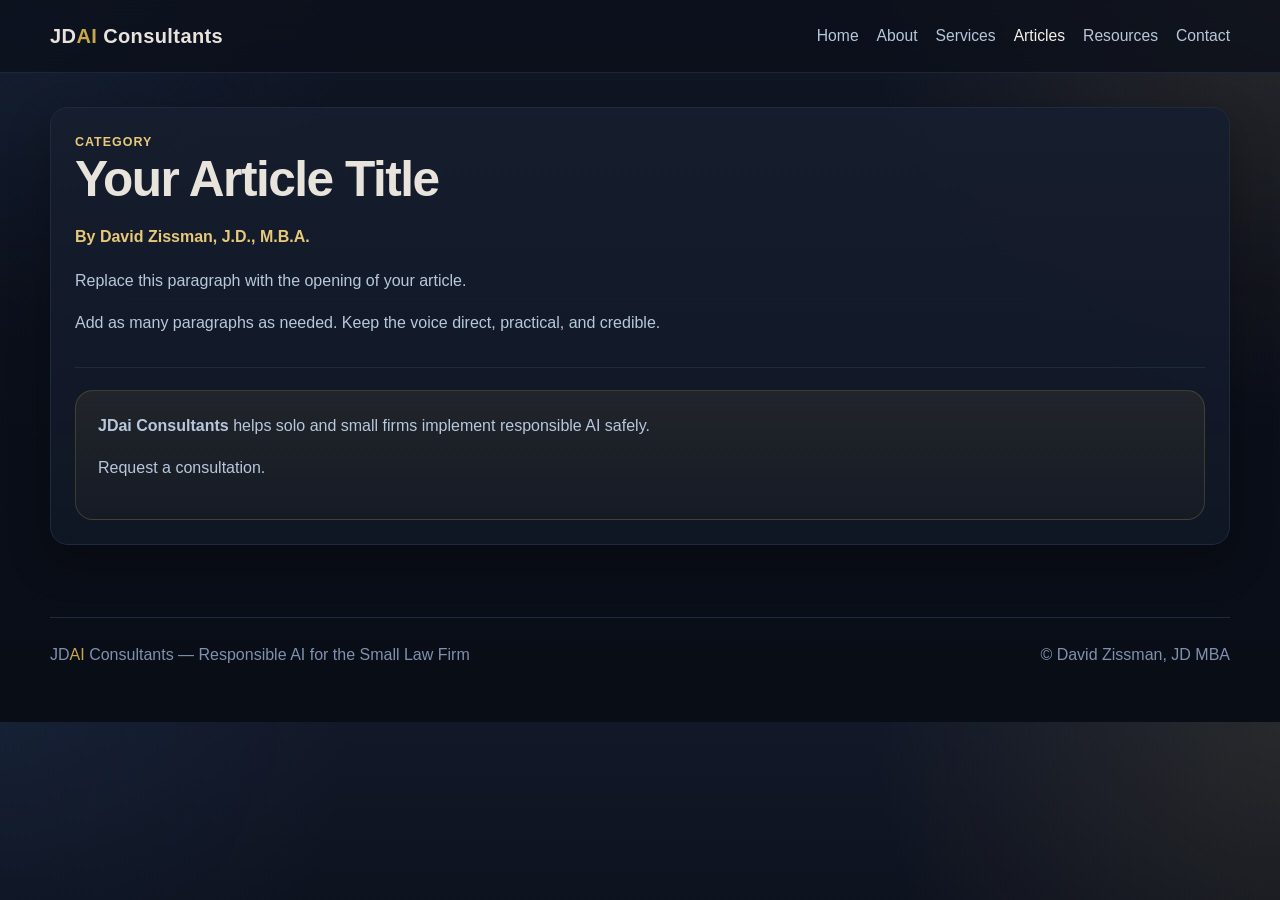
<file: article-template.html>
<!DOCTYPE html>
<html lang="en">
<head>
  <meta charset="UTF-8" />
  <meta name="viewport" content="width=device-width, initial-scale=1.0" />
  <title>Article Template | JDAI Consultants</title>
  <meta name="description" content="Template page for future JDAI articles." />
  <meta name="theme-color" content="#0b0f1a" />
  <meta property="og:title" content="Article Template | JDAI Consultants" />
  <meta property="og:description" content="Template page for future JDAI articles." />
  <meta property="og:type" content="website" />
  <meta name="twitter:card" content="summary_large_image" />
  
  <link rel="stylesheet" href="style.css" />
</head>
<body>
  
<header class="site-header">
  <div class="container nav">
    <a href="index.html" class="brand">JD<span class="gold">AI</span> Consultants</a>
    <nav class="nav-links" aria-label="Primary">
      <a class="" href="index.html">Home</a>
      <a class="" href="about.html">About</a>
      <a class="" href="services.html">Services</a>
      <a class="active" href="articles.html">Articles</a>
      <a class="" href="resources.html">Resources</a>
      <a class="" href="contact.html">Contact</a>
    </nav>
  </div>
</header>

  
<main class="section copy">
  <div class="container">
    <article class="card">
      <div class="kicker">Category</div>
      <h1>Your Article Title</h1>
      <div class="byline">By David Zissman, J.D., M.B.A.</div>

      <p>Replace this paragraph with the opening of your article.</p>
      <p>Add as many paragraphs as needed. Keep the voice direct, practical, and credible.</p>

      <hr />

      <div class="cta-band">
        <p><strong>JDai Consultants</strong> helps solo and small firms implement responsible AI safely.</p>
        <p><a href="contact.html">Request a consultation</a>.</p>
      </div>
    </article>
  </div>
</main>

  <footer class="site-footer">
    <div class="container footer-card">
      <div>JD<span class="gold">AI</span> Consultants — Responsible AI for the Small Law Firm</div>
      <div>© David Zissman, JD MBA</div>
    </div>
  </footer>
</body>
</html>
</file>
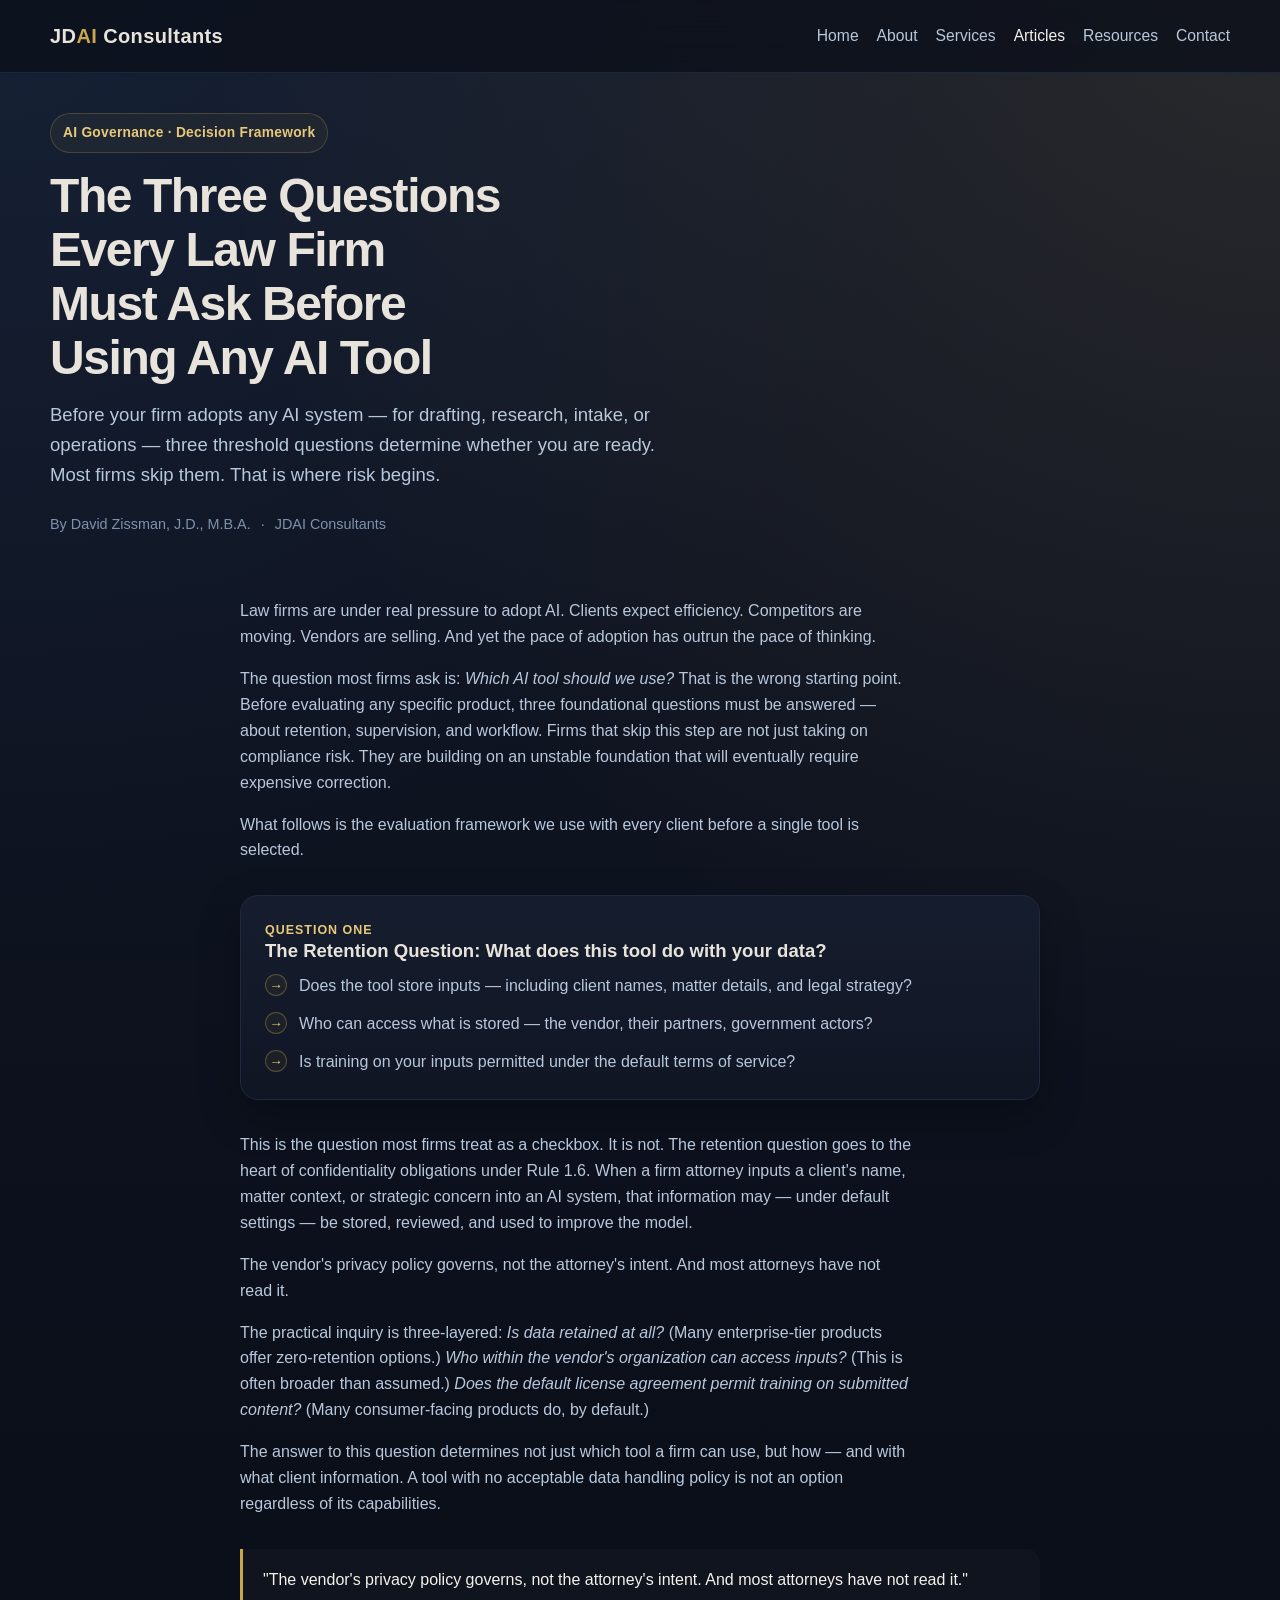
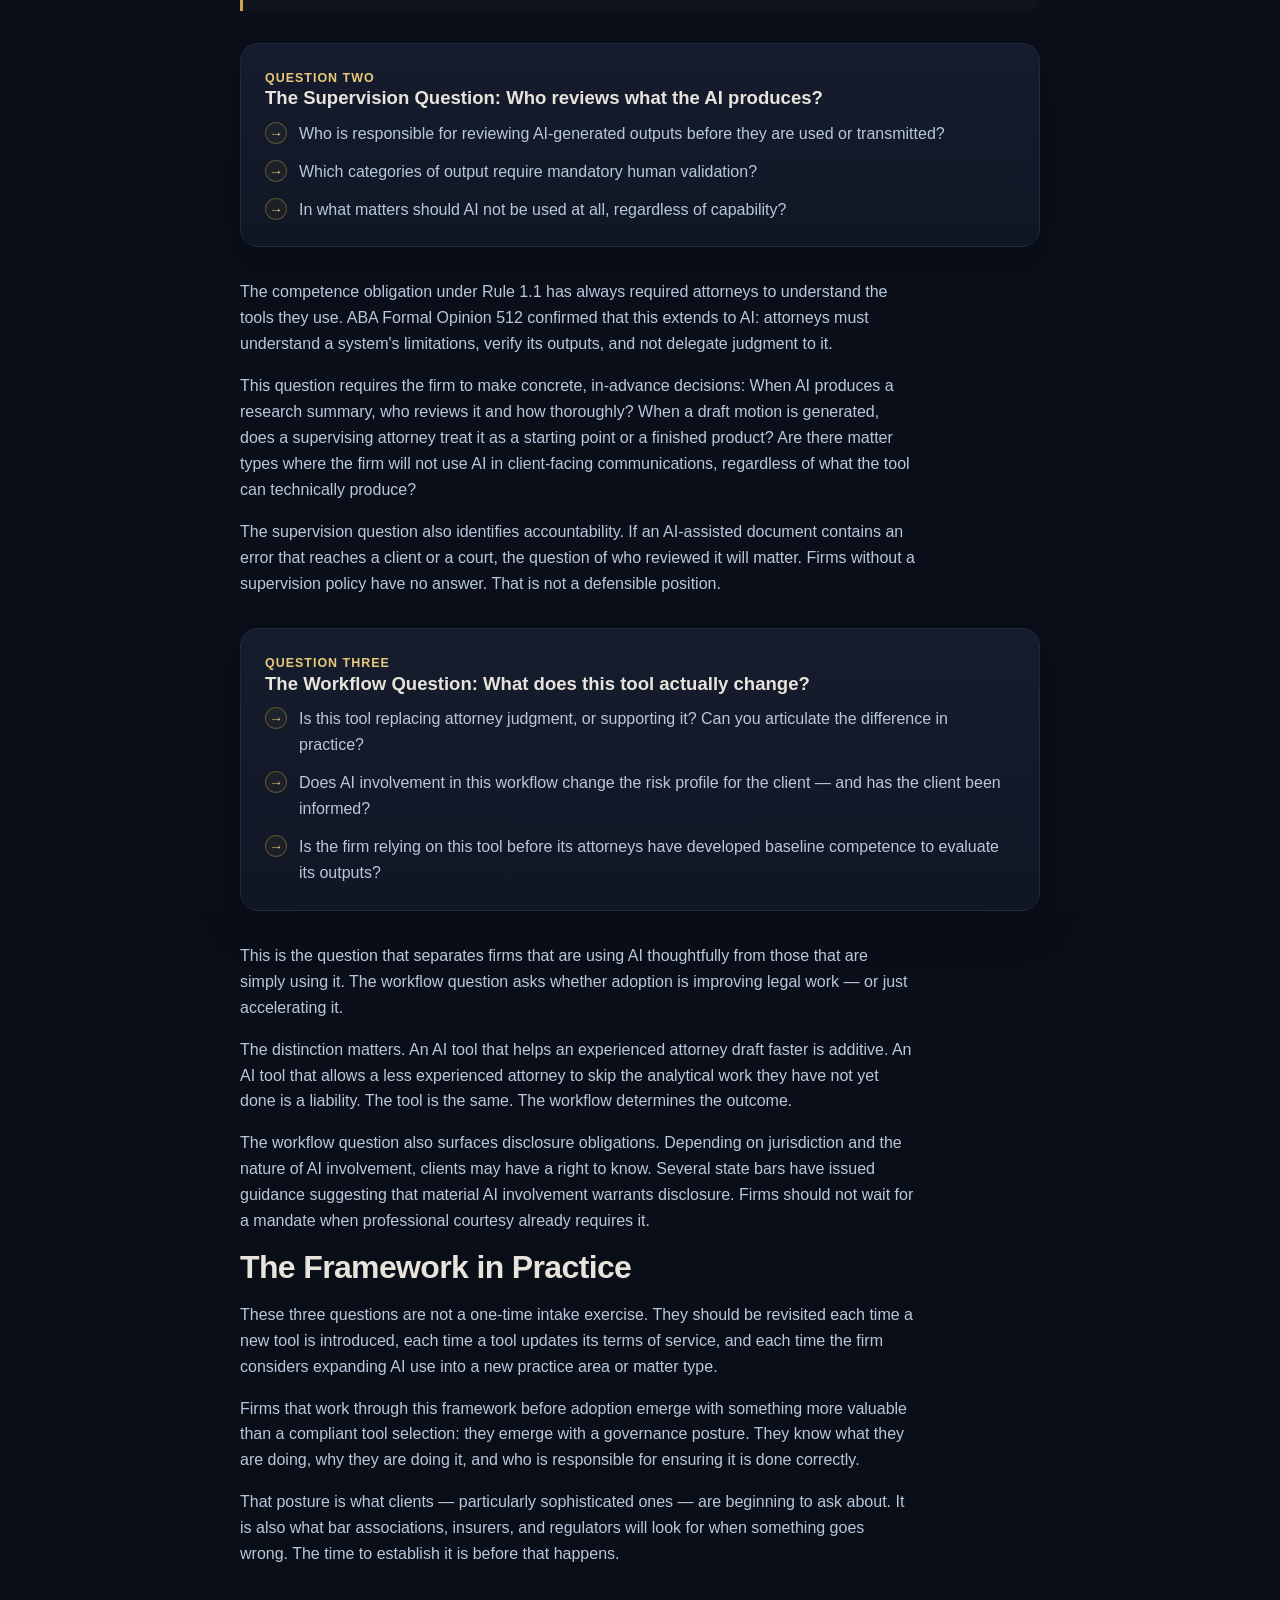
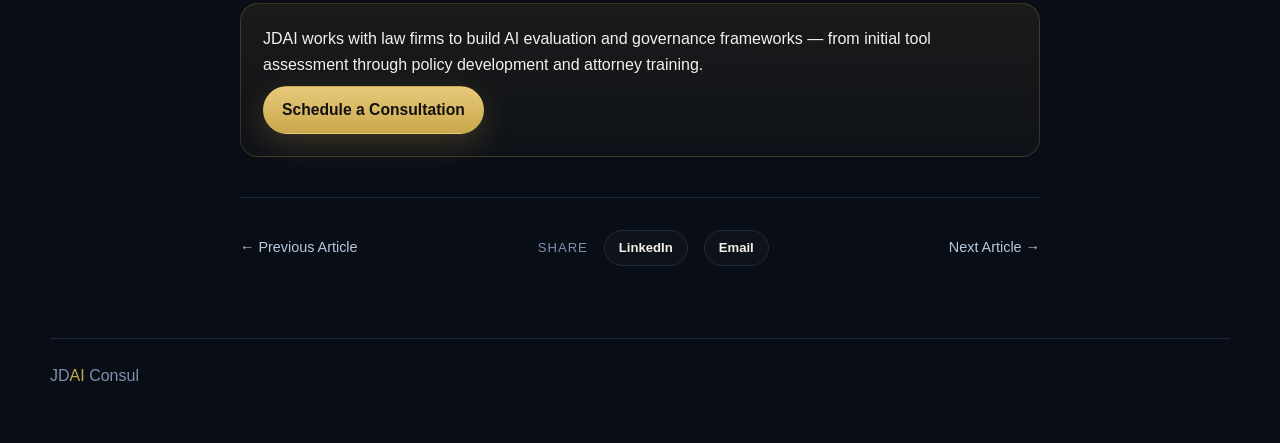
<file: article-three-questions.html>
<!DOCTYPE html>
<html lang="en">
<head>
  <meta charset="UTF-8" />
  <meta name="viewport" content="width=device-width, initial-scale=1.0"/>
  <title>The Three Questions Every Law Firm Must Ask Before Using Any AI Tool | JDAI Consultants</title>
  <meta name="description" content="Before your firm adopts any AI system, three threshold questions determine whether you are ready: the retention question, the supervision question, and the workflow question." />
  <meta name="author" content="David Zissman, J.D., M.B.A." />
  <meta property="og:title" content="The Three Questions Every Law Firm Must Ask Before Using Any AI Tool" />
  <meta property="og:description" content="Before your firm adopts any AI system, three threshold questions determine whether you are ready. Most firms skip them. That is where risk begins." />
  <meta property="og:type" content="article" />
  <meta property="og:url" content="https://jdaiconsultants.com/article-three-questions.html" />
  <meta property="article:author" content="David Zissman" />
  <link rel="canonical" href="https://jdaiconsultants.com/article-three-questions.html" />
  <link rel="stylesheet" href="style.css" />
  <script type="application/ld+json">
  {
    "@context": "https://schema.org",
    "@type": "Article",
    "headline": "The Three Questions Every Law Firm Must Ask Before Using Any AI Tool",
    "author": {"@type": "Person", "name": "David Zissman", "url": "https://jdaiconsultants.com/about.html"},
    "publisher": {"@type": "Organization", "name": "JDAI Consultants", "url": "https://jdaiconsultants.com"},
    "datePublished": "2026-02-01",
    "dateModified": "2026-04-08",
    "mainEntityOfPage": "https://jdaiconsultants.com/article-three-questions.html",
    "description": "Before your firm adopts any AI system, three threshold questions determine whether you are ready: the retention question, the supervision question, and the workflow question."
  }
  </script>
</head>
<body>

<header class="site-header">
  <div class="container nav">
    <a href="index.html" class="brand">JD<span class="gold">AI</span> Consultants</a>
    <nav class="nav-links" aria-label="Primary">
      <a href="index.html">Home</a>
      <a href="about.html">About</a>
      <a href="services.html">Services</a>
      <a class="active" href="articles.html">Articles</a>
      <a href="resources.html">Resources</a>
      <a href="contact.html">Contact</a>
    </nav>
  </div>
</header>

<main>
  <section class="hero" style="padding:40px 0 28px">
    <div class="container">
      <div class="eyebrow">AI Governance · Decision Framework</div>
      <h1 style="font-size:clamp(1.9rem,4vw,3rem);letter-spacing:-.03em;max-width:20ch;margin-bottom:16px">The Three Questions Every Law Firm Must Ask Before Using Any AI Tool</h1>
      <p class="lead">Before your firm adopts any AI system — for drafting, research, intake, or operations — three threshold questions determine whether you are ready. Most firms skip them. That is where risk begins.</p>
      <div class="article-meta" style="margin-top:8px">
        <span>By David Zissman, J.D., M.B.A.</span>
        <span>·</span>
        <span>JDAI Consultants</span>
      </div>
    </div>
  </section>

  <section class="section">
    <div class="container copy" style="max-width:800px">

      <p>Law firms are under real pressure to adopt AI. Clients expect efficiency. Competitors are moving. Vendors are selling. And yet the pace of adoption has outrun the pace of thinking.</p>
      <p>The question most firms ask is: <em>Which AI tool should we use?</em> That is the wrong starting point. Before evaluating any specific product, three foundational questions must be answered — about retention, supervision, and workflow. Firms that skip this step are not just taking on compliance risk. They are building on an unstable foundation that will eventually require expensive correction.</p>
      <p>What follows is the evaluation framework we use with every client before a single tool is selected.</p>

      <div class="card" style="margin:32px 0">
        <div class="kicker">Question One</div>
        <h3>The Retention Question: What does this tool do with your data?</h3>
        <ul class="checklist" style="margin-top:12px">
          <li><span class="check">→</span>Does the tool store inputs — including client names, matter details, and legal strategy?</li>
          <li><span class="check">→</span>Who can access what is stored — the vendor, their partners, government actors?</li>
          <li><span class="check">→</span>Is training on your inputs permitted under the default terms of service?</li>
        </ul>
      </div>

      <p>This is the question most firms treat as a checkbox. It is not. The retention question goes to the heart of confidentiality obligations under Rule 1.6. When a firm attorney inputs a client's name, matter context, or strategic concern into an AI system, that information may — under default settings — be stored, reviewed, and used to improve the model.</p>
      <p>The vendor's privacy policy governs, not the attorney's intent. And most attorneys have not read it.</p>
      <p>The practical inquiry is three-layered: <em>Is data retained at all?</em> (Many enterprise-tier products offer zero-retention options.) <em>Who within the vendor's organization can access inputs?</em> (This is often broader than assumed.) <em>Does the default license agreement permit training on submitted content?</em> (Many consumer-facing products do, by default.)</p>
      <p>The answer to this question determines not just which tool a firm can use, but how — and with what client information. A tool with no acceptable data handling policy is not an option regardless of its capabilities.</p>

      <div class="quote" style="margin:32px 0">
        "The vendor's privacy policy governs, not the attorney's intent. And most attorneys have not read it."
      </div>

      <div class="card" style="margin:32px 0">
        <div class="kicker">Question Two</div>
        <h3>The Supervision Question: Who reviews what the AI produces?</h3>
        <ul class="checklist" style="margin-top:12px">
          <li><span class="check">→</span>Who is responsible for reviewing AI-generated outputs before they are used or transmitted?</li>
          <li><span class="check">→</span>Which categories of output require mandatory human validation?</li>
          <li><span class="check">→</span>In what matters should AI not be used at all, regardless of capability?</li>
        </ul>
      </div>

      <p>The competence obligation under Rule 1.1 has always required attorneys to understand the tools they use. ABA Formal Opinion 512 confirmed that this extends to AI: attorneys must understand a system's limitations, verify its outputs, and not delegate judgment to it.</p>
      <p>This question requires the firm to make concrete, in-advance decisions: When AI produces a research summary, who reviews it and how thoroughly? When a draft motion is generated, does a supervising attorney treat it as a starting point or a finished product? Are there matter types where the firm will not use AI in client-facing communications, regardless of what the tool can technically produce?</p>
      <p>The supervision question also identifies accountability. If an AI-assisted document contains an error that reaches a client or a court, the question of who reviewed it will matter. Firms without a supervision policy have no answer. That is not a defensible position.</p>

      <div class="card" style="margin:32px 0">
        <div class="kicker">Question Three</div>
        <h3>The Workflow Question: What does this tool actually change?</h3>
        <ul class="checklist" style="margin-top:12px">
          <li><span class="check">→</span>Is this tool replacing attorney judgment, or supporting it? Can you articulate the difference in practice?</li>
          <li><span class="check">→</span>Does AI involvement in this workflow change the risk profile for the client — and has the client been informed?</li>
          <li><span class="check">→</span>Is the firm relying on this tool before its attorneys have developed baseline competence to evaluate its outputs?</li>
        </ul>
      </div>

      <p>This is the question that separates firms that are using AI thoughtfully from those that are simply using it. The workflow question asks whether adoption is improving legal work — or just accelerating it.</p>
      <p>The distinction matters. An AI tool that helps an experienced attorney draft faster is additive. An AI tool that allows a less experienced attorney to skip the analytical work they have not yet done is a liability. The tool is the same. The workflow determines the outcome.</p>
      <p>The workflow question also surfaces disclosure obligations. Depending on jurisdiction and the nature of AI involvement, clients may have a right to know. Several state bars have issued guidance suggesting that material AI involvement warrants disclosure. Firms should not wait for a mandate when professional courtesy already requires it.</p>

      <h2>The Framework in Practice</h2>
      <p>These three questions are not a one-time intake exercise. They should be revisited each time a new tool is introduced, each time a tool updates its terms of service, and each time the firm considers expanding AI use into a new practice area or matter type.</p>
      <p>Firms that work through this framework before adoption emerge with something more valuable than a compliant tool selection: they emerge with a governance posture. They know what they are doing, why they are doing it, and who is responsible for ensuring it is done correctly.</p>
      <p>That posture is what clients — particularly sophisticated ones — are beginning to ask about. It is also what bar associations, insurers, and regulators will look for when something goes wrong. The time to establish it is before that happens.</p>

      <div class="cta-band" style="margin-top:36px">
        <p style="color:var(--off-white);margin-bottom:8px">JDAI works with law firms to build AI evaluation and governance frameworks — from initial tool assessment through policy development and attorney training.</p>
        <a class="btn btn-primary" href="contact.html">Schedule a Consultation</a>
      </div>

      <hr style="margin:40px 0 32px" />
      <div style="display:flex;justify-content:space-between;align-items:center;flex-wrap:wrap;gap:16px">
        <a href="article-what-your-firm-owes.html" style="color:var(--text-muted);font-size:.9rem">← Previous Article</a>
        <div style="display:flex;gap:16px;align-items:center">
          <span style="color:var(--text-dim);font-size:.82rem;letter-spacing:1px;text-transform:uppercase">Share</span>
          <a href="https://www.linkedin.com/sharing/share-offsite/?url=https://jdaiconsultants.com/article-three-questions.html" target="_blank" rel="noopener" class="btn btn-secondary" style="min-height:36px;font-size:.82rem;padding:0 14px">LinkedIn</a>
          <a href="/cdn-cgi/l/email-protection#[base64]" class="btn btn-secondary" style="min-height:36px;font-size:.82rem;padding:0 14px">Email</a>
        </div>
        <a href="article-hidden-risk.html" style="color:var(--text-muted);font-size:.9rem">Next Article →</a>
      </div>

    </div>
  </section>
</main>

<footer class="site-footer">
  <div class="container footer-card">
    <div>JD<span class="gold">AI</span> Consul
</file>
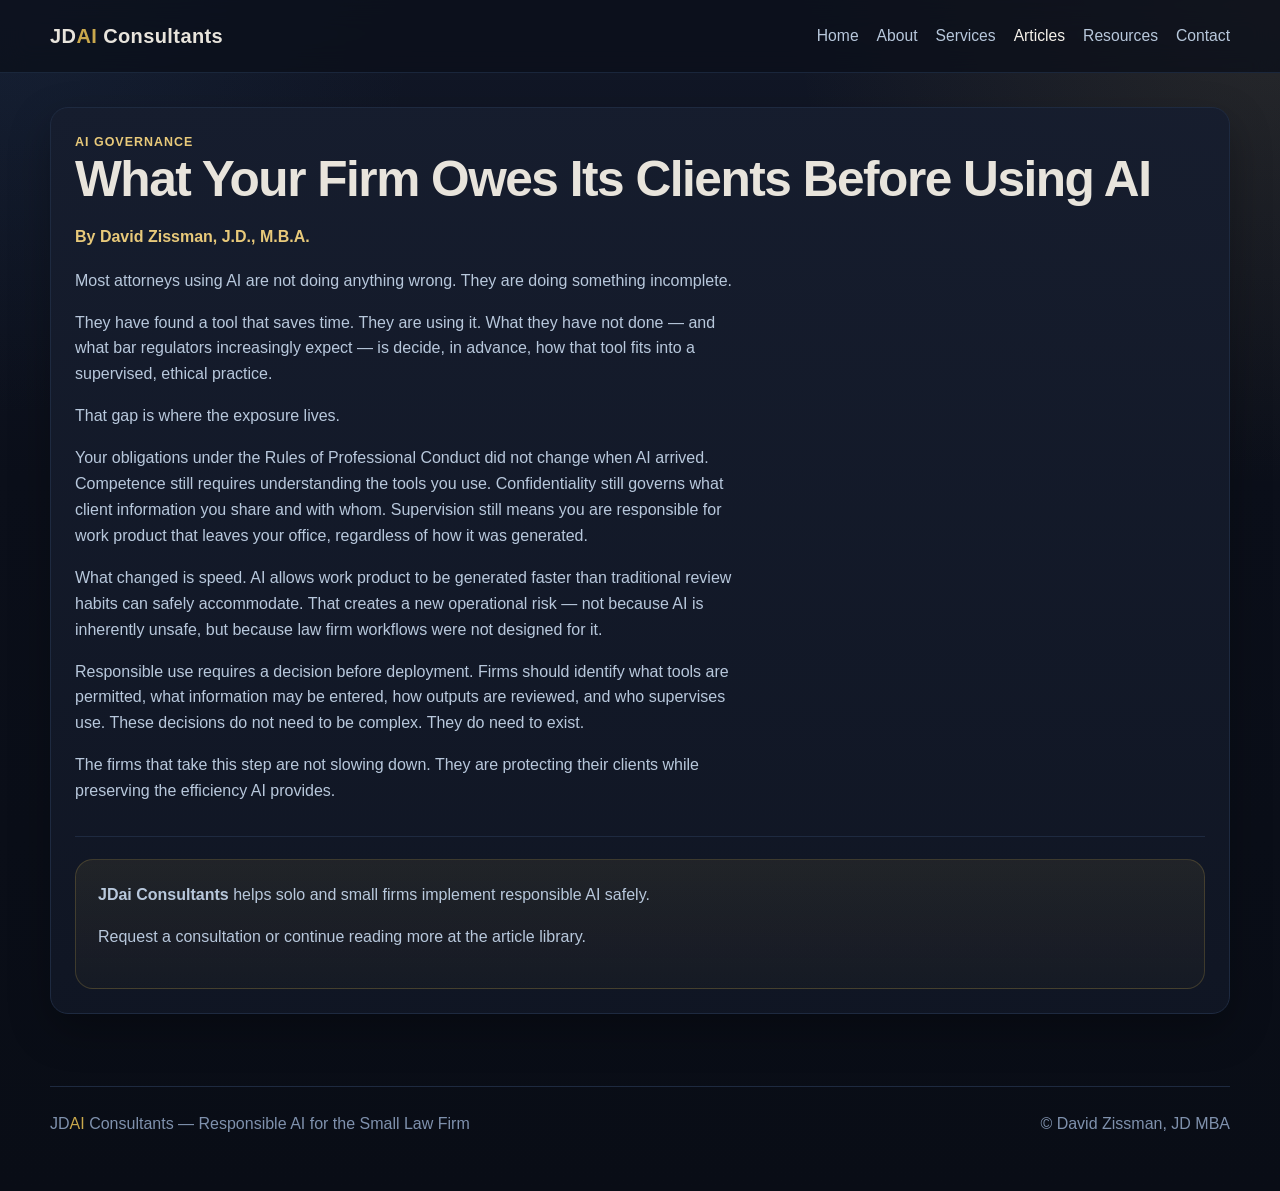
<file: article-what-your-firm-owes.html>
<!DOCTYPE html>
<html lang="en">
<head>
  <meta charset="UTF-8" />
  <meta name="viewport" content="width=device-width, initial-scale=1.0" />
  <title>What Your Firm Owes Its Clients Before Using AI | JDAI Consultants</title>
  <meta name="description" content="A practical article on the governance gap many firms overlook before using AI." />
  <meta name="theme-color" content="#0b0f1a" />
  <meta property="og:title" content="What Your Firm Owes Its Clients Before Using AI | JDAI Consultants" />
  <meta property="og:description" content="A practical article on the governance gap many firms overlook before using AI." />
  <meta property="og:type" content="website" />
  <meta name="twitter:card" content="summary_large_image" />
  
  <link rel="canonical" href="https://jdaiconsultants.com/article-what-your-firm-owes.html" />
  <link rel="stylesheet" href="style.css" />
  <script type="application/ld+json">
  {
    "@context": "https://schema.org",
    "@type": "Article",
    "headline": "What Your Firm Owes Its Clients Before Using AI",
    "author": {"@type": "Person", "name": "David Zissman", "url": "https://jdaiconsultants.com/about.html"},
    "publisher": {"@type": "Organization", "name": "JDAI Consultants", "url": "https://jdaiconsultants.com"},
    "datePublished": "2026-01-15",
    "dateModified": "2026-04-08",
    "mainEntityOfPage": "https://jdaiconsultants.com/article-what-your-firm-owes.html",
    "description": "A practical article on the governance gap many firms overlook before using AI."
  }
  </script>
</head>
<body>
  
<header class="site-header">
  <div class="container nav">
    <a href="index.html" class="brand">JD<span class="gold">AI</span> Consultants</a>
    <nav class="nav-links" aria-label="Primary">
      <a class="" href="index.html">Home</a>
      <a class="" href="about.html">About</a>
      <a class="" href="services.html">Services</a>
      <a class="active" href="articles.html">Articles</a>
      <a class="" href="resources.html">Resources</a>
      <a class="" href="contact.html">Contact</a>
    </nav>
  </div>
</header>

  
<main class="section copy">
  <div class="container">
    <article class="card">
      <div class="kicker">AI Governance</div>
      <h1>What Your Firm Owes Its Clients Before Using AI</h1>
      <div class="byline">By David Zissman, J.D., M.B.A.</div>

      <p>Most attorneys using AI are not doing anything wrong. They are doing something incomplete.</p>

      <p>They have found a tool that saves time. They are using it. What they have not done — and what bar regulators increasingly expect — is decide, in advance, how that tool fits into a supervised, ethical practice.</p>

      <p>That gap is where the exposure lives.</p>

      <p>Your obligations under the Rules of Professional Conduct did not change when AI arrived. Competence still requires understanding the tools you use. Confidentiality still governs what client information you share and with whom. Supervision still means you are responsible for work product that leaves your office, regardless of how it was generated.</p>

      <p>What changed is speed. AI allows work product to be generated faster than traditional review habits can safely accommodate. That creates a new operational risk — not because AI is inherently unsafe, but because law firm workflows were not designed for it.</p>

      <p>Responsible use requires a decision before deployment. Firms should identify what tools are permitted, what information may be entered, how outputs are reviewed, and who supervises use. These decisions do not need to be complex. They do need to exist.</p>

      <p>The firms that take this step are not slowing down. They are protecting their clients while preserving the efficiency AI provides.</p>

      <hr />

      <div class="cta-band">
        <p><strong>JDai Consultants</strong> helps solo and small firms implement responsible AI safely.</p>
        <p><a href="contact.html">Request a consultation</a> or continue reading more at <a href="articles.html">the article library</a>.</p>
      </div>
    </article>
  </div>
</main>

  <footer class="site-footer">
    <div class="container footer-card">
      <div>JD<span class="gold">AI</span> Consultants — Responsible AI for the Small Law Firm</div>
      <div>© David Zissman, JD MBA</div>
    </div>
  </footer>
</body>
</html>
</file>
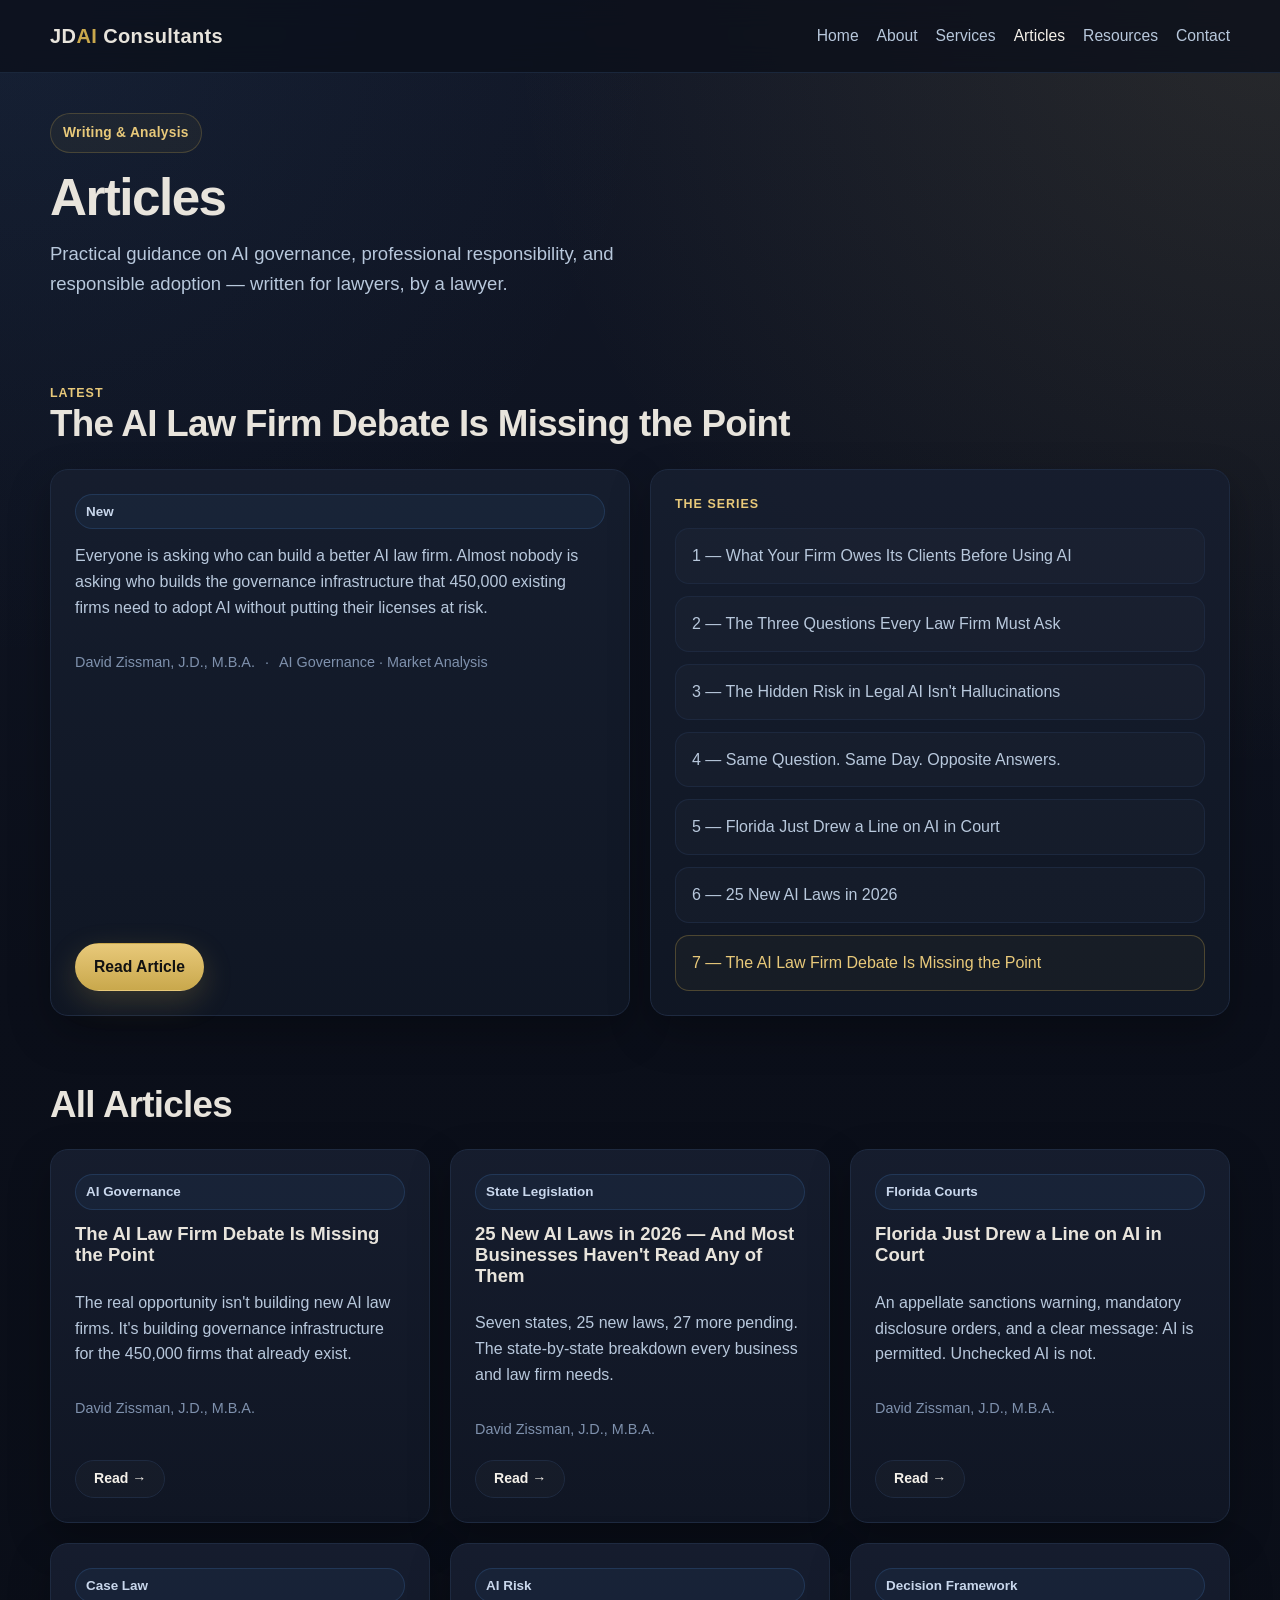
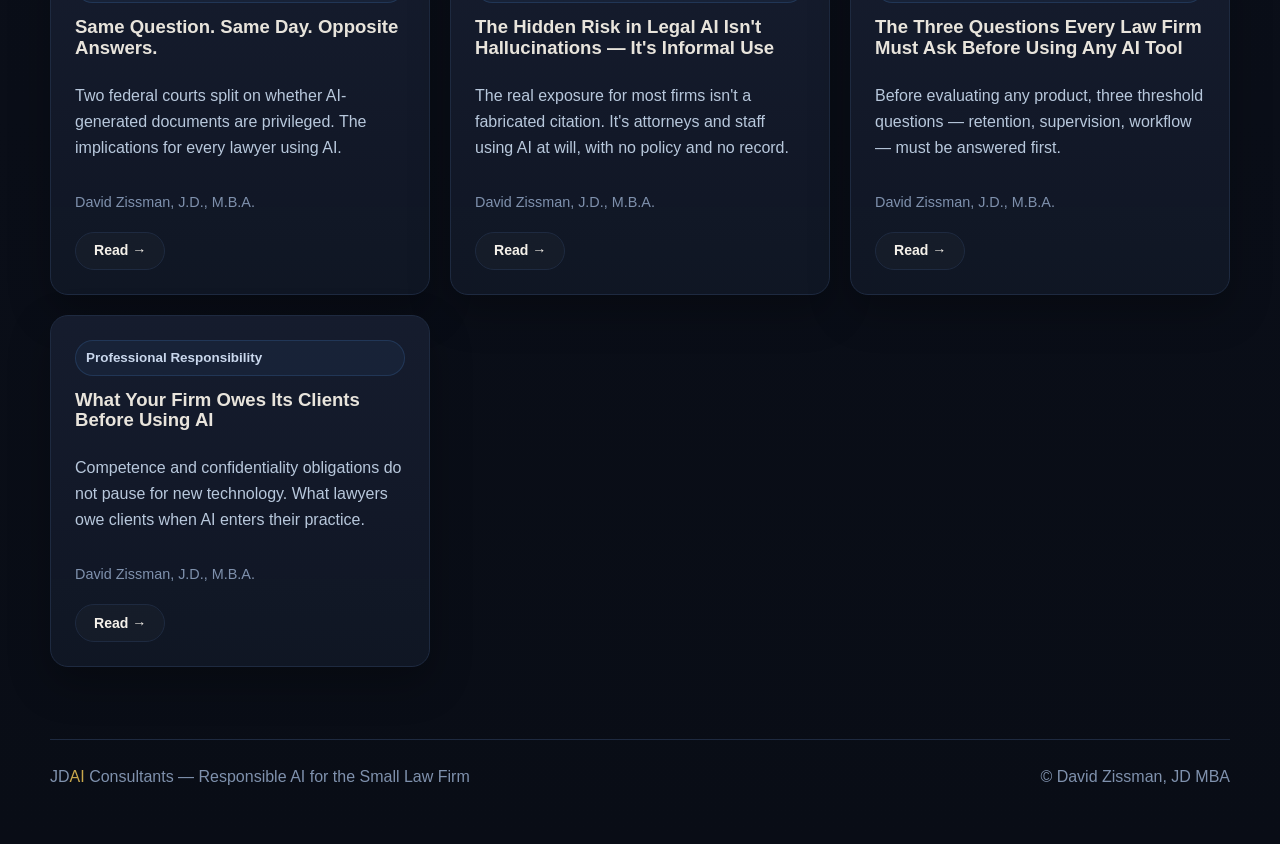
<file: articles.html>
<!DOCTYPE html>
<html lang="en">
<head>
  <meta charset="UTF-8" />
  <meta name="viewport" content="width=device-width, initial-scale=1.0"/>
  <title>Articles | JDAI Consultants</title>
  <meta name="description" content="Practical guidance on AI governance, professional responsibility, and responsible adoption for law firms — written by David Zissman, J.D., M.B.A." />
  <meta property="og:title" content="Articles | JDAI Consultants" />
  <meta property="og:description" content="Practical guidance on AI governance, ethics, and responsible adoption for law firms." />
  <meta property="og:type" content="website" />
  <link rel="canonical" href="https://jdaiconsultants.com/articles.html" />
  <link rel="stylesheet" href="style.css" />
</head>
<body>

<header class="site-header">
  <div class="container nav">
    <a href="index.html" class="brand">JD<span class="gold">AI</span> Consultants</a>
    <nav class="nav-links" aria-label="Primary">
      <a href="index.html">Home</a>
      <a href="about.html">About</a>
      <a href="services.html">Services</a>
      <a class="active" href="articles.html">Articles</a>
      <a href="resources.html">Resources</a>
      <a href="contact.html">Contact</a>
    </nav>
  </div>
</header>

<main>
  <section class="hero" style="padding:40px 0 28px">
    <div class="container">
      <div class="eyebrow">Writing &amp; Analysis</div>
      <h1 style="font-size:clamp(2rem,4vw,3.2rem);letter-spacing:-.03em;margin-bottom:12px">Articles</h1>
      <p class="lead">Practical guidance on AI governance, professional responsibility, and responsible adoption — written for lawyers, by a lawyer.</p>
    </div>
  </section>

  <section class="section">
    <div class="container">
      <div class="section-head">
        <div>
          <div class="kicker">Latest</div>
          <h2>The AI Law Firm Debate Is Missing the Point</h2>
        </div>
      </div>
      <div class="grid grid-2">
        <a class="card article-card" href="article-ai-law-firm-debate.html" style="text-decoration:none">
          <span class="tag">New</span>
          <p>Everyone is asking who can build a better AI law firm. Almost nobody is asking who builds the governance infrastructure that 450,000 existing firms need to adopt AI without putting their licenses at risk.</p>
          <div class="article-meta">
            <span>David Zissman, J.D., M.B.A.</span>
            <span>·</span>
            <span>AI Governance · Market Analysis</span>
          </div>
          <div class="article-actions">
            <span class="btn btn-primary">Read Article</span>
          </div>
        </a>
        <div class="card">
          <div class="kicker" style="margin-bottom:14px">The Series</div>
          <ul class="list-clean">
            <li><a href="article-what-your-firm-owes.html" style="color:var(--text-muted)">1 — What Your Firm Owes Its Clients Before Using AI</a></li>
            <li><a href="article-three-questions.html" style="color:var(--text-muted)">2 — The Three Questions Every Law Firm Must Ask</a></li>
            <li><a href="article-hidden-risk.html" style="color:var(--text-muted)">3 — The Hidden Risk in Legal AI Isn't Hallucinations</a></li>
            <li><a href="article-ai-privilege-split.html" style="color:var(--text-muted)">4 — Same Question. Same Day. Opposite Answers.</a></li>
            <li><a href="article-florida-ai-courts.html" style="color:var(--text-muted)">5 — Florida Just Drew a Line on AI in Court</a></li>
            <li><a href="article-state-ai-laws-2026.html" style="color:var(--text-muted)">6 — 25 New AI Laws in 2026</a></li>
            <li style="border-color:rgba(201,168,76,.3);background:rgba(201,168,76,.04)"><a href="article-ai-law-firm-debate.html" style="color:var(--gold-light)">7 — The AI Law Firm Debate Is Missing the Point</a></li>
          </ul>
        </div>
      </div>
    </div>
  </section>

  <section class="section">
    <div class="container">
      <div class="section-head">
        <h2>All Articles</h2>
      </div>
      <div class="grid grid-3">
        <a class="card article-card" href="article-ai-law-firm-debate.html" style="text-decoration:none">
          <span class="tag">AI Governance</span>
          <h3>The AI Law Firm Debate Is Missing the Point</h3>
          <p>The real opportunity isn't building new AI law firms. It's building governance infrastructure for the 450,000 firms that already exist.</p>
          <div class="article-meta"><span>David Zissman, J.D., M.B.A.</span></div>
          <div class="article-actions"><span class="btn btn-secondary" style="min-height:38px;font-size:.88rem">Read →</span></div>
        </a>
        <a class="card article-card" href="article-state-ai-laws-2026.html" style="text-decoration:none">
          <span class="tag">State Legislation</span>
          <h3>25 New AI Laws in 2026 — And Most Businesses Haven't Read Any of Them</h3>
          <p>Seven states, 25 new laws, 27 more pending. The state-by-state breakdown every business and law firm needs.</p>
          <div class="article-meta"><span>David Zissman, J.D., M.B.A.</span></div>
          <div class="article-actions"><span class="btn btn-secondary" style="min-height:38px;font-size:.88rem">Read →</span></div>
        </a>
        <a class="card article-card" href="article-florida-ai-courts.html" style="text-decoration:none">
          <span class="tag">Florida Courts</span>
          <h3>Florida Just Drew a Line on AI in Court</h3>
          <p>An appellate sanctions warning, mandatory disclosure orders, and a clear message: AI is permitted. Unchecked AI is not.</p>
          <div class="article-meta"><span>David Zissman, J.D., M.B.A.</span></div>
          <div class="article-actions"><span class="btn btn-secondary" style="min-height:38px;font-size:.88rem">Read →</span></div>
        </a>
        <a class="card article-card" href="article-ai-privilege-split.html" style="text-decoration:none">
          <span class="tag">Case Law</span>
          <h3>Same Question. Same Day. Opposite Answers.</h3>
          <p>Two federal courts split on whether AI-generated documents are privileged. The implications for every lawyer using AI.</p>
          <div class="article-meta"><span>David Zissman, J.D., M.B.A.</span></div>
          <div class="article-actions"><span class="btn btn-secondary" style="min-height:38px;font-size:.88rem">Read →</span></div>
        </a>
        <a class="card article-card" href="article-hidden-risk.html" style="text-decoration:none">
          <span class="tag">AI Risk</span>
          <h3>The Hidden Risk in Legal AI Isn't Hallucinations — It's Informal Use</h3>
          <p>The real exposure for most firms isn't a fabricated citation. It's attorneys and staff using AI at will, with no policy and no record.</p>
          <div class="article-meta"><span>David Zissman, J.D., M.B.A.</span></div>
          <div class="article-actions"><span class="btn btn-secondary" style="min-height:38px;font-size:.88rem">Read →</span></div>
        </a>
        <a class="card article-card" href="article-three-questions.html" style="text-decoration:none">
          <span class="tag">Decision Framework</span>
          <h3>The Three Questions Every Law Firm Must Ask Before Using Any AI Tool</h3>
          <p>Before evaluating any product, three threshold questions — retention, supervision, workflow — must be answered first.</p>
          <div class="article-meta"><span>David Zissman, J.D., M.B.A.</span></div>
          <div class="article-actions"><span class="btn btn-secondary" style="min-height:38px;font-size:.88rem">Read →</span></div>
        </a>
        <a class="card article-card" href="article-what-your-firm-owes.html" style="text-decoration:none">
          <span class="tag">Professional Responsibility</span>
          <h3>What Your Firm Owes Its Clients Before Using AI</h3>
          <p>Competence and confidentiality obligations do not pause for new technology. What lawyers owe clients when AI enters their practice.</p>
          <div class="article-meta"><span>David Zissman, J.D., M.B.A.</span></div>
          <div class="article-actions"><span class="btn btn-secondary" style="min-height:38px;font-size:.88rem">Read →</span></div>
        </a>
      </div>
    </div>
  </section>
</main>

<footer class="site-footer">
  <div class="container footer-card">
    <div>JD<span class="gold">AI</span> Consultants — Responsible AI for the Small Law Firm</div>
    <div>© David Zissman, JD MBA</div>
  </div>
</footer>
</body>
</html>
</file>
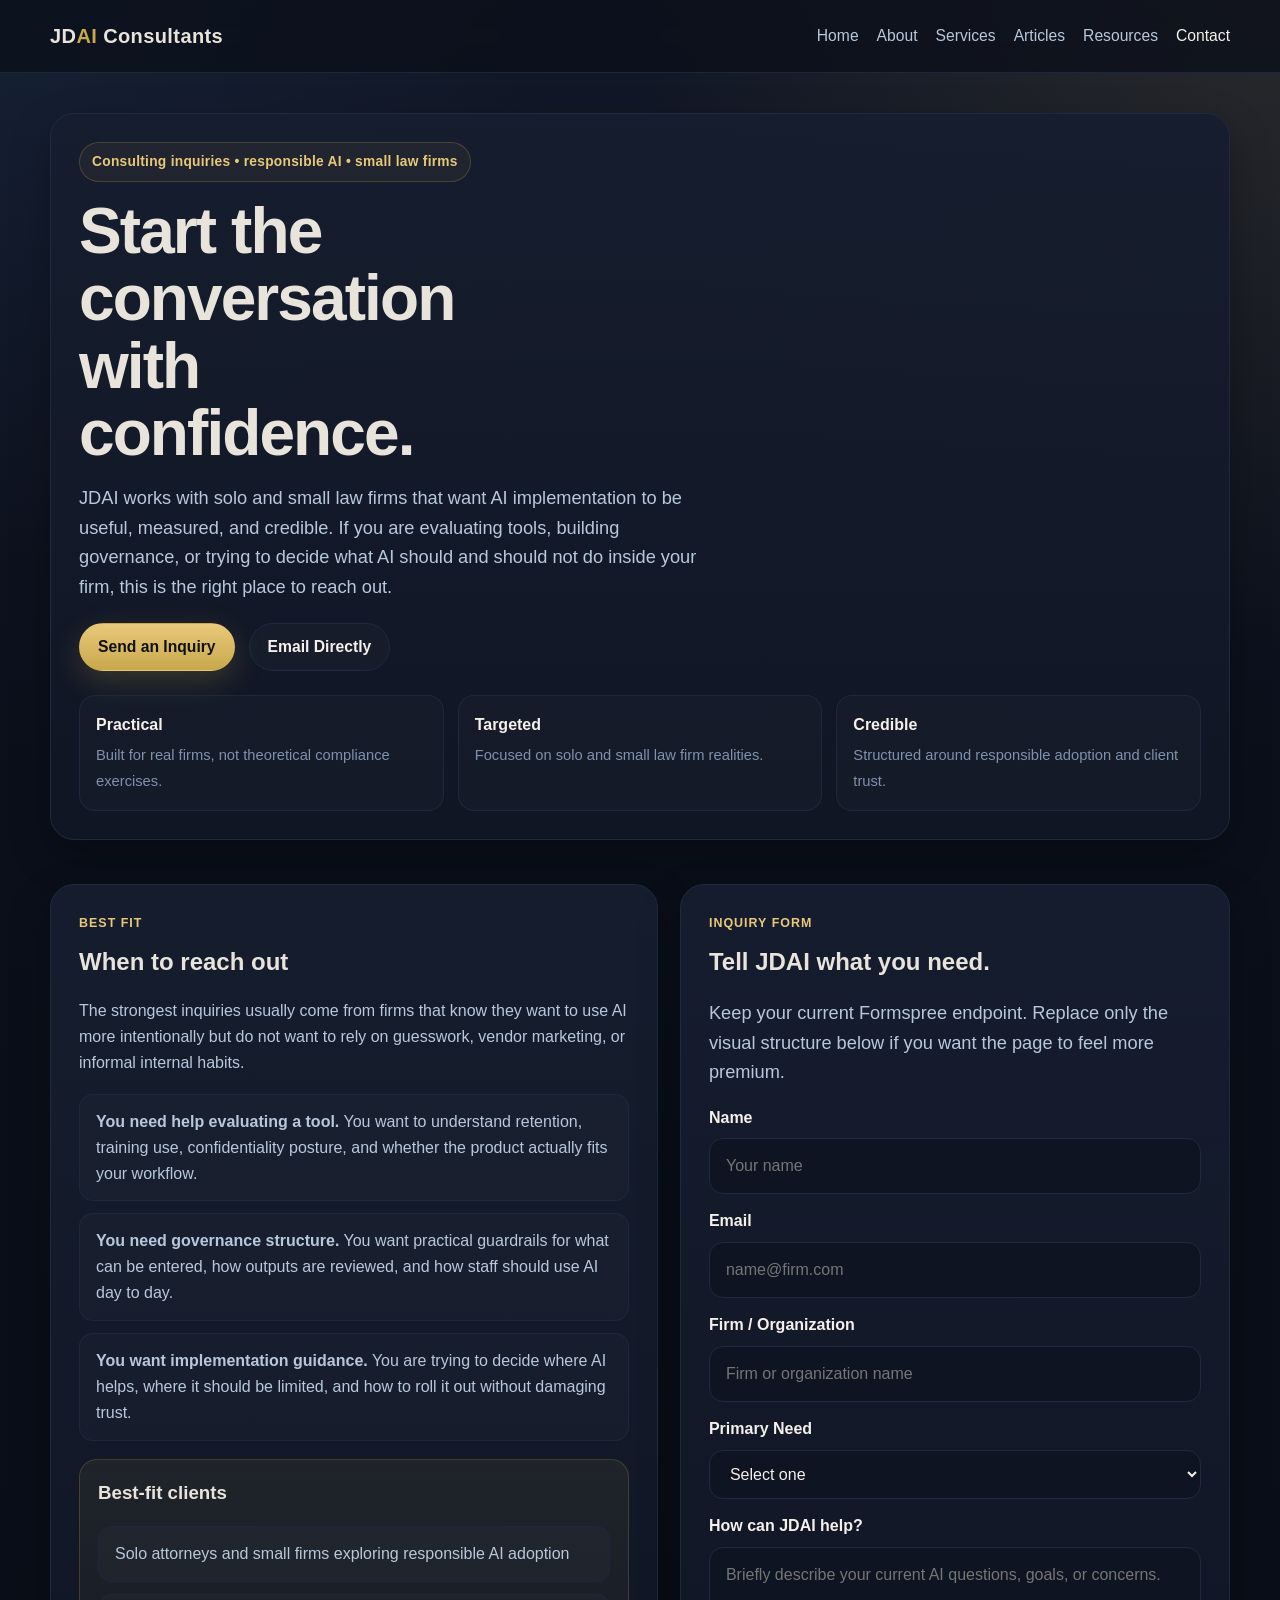
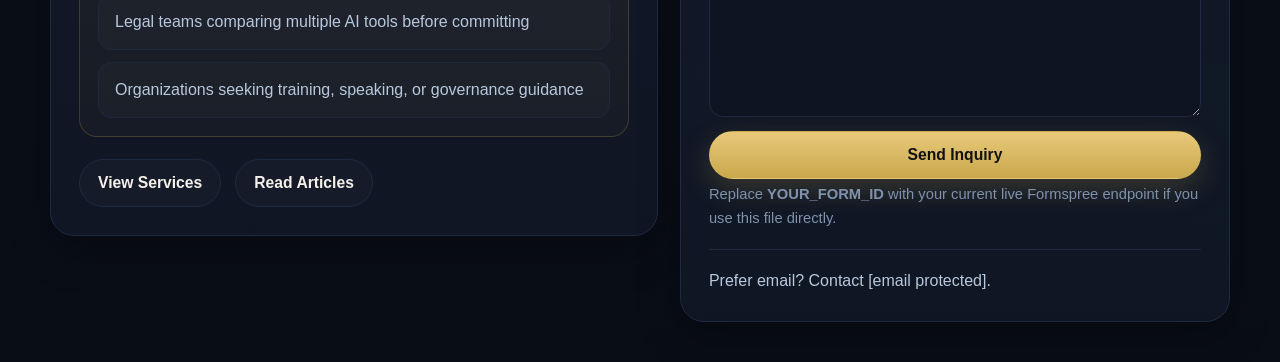
<file: contact.html>
<!DOCTYPE html>
<html lang="en">
<head>
  <meta charset="UTF-8" />
  <meta name="viewport" content="width=device-width, initial-scale=1.0" />
  <title>Contact | JDAI Consultants</title>
  <meta name="description" content="Contact JDAI Consultants about responsible AI consulting for solo and small law firms." />
  <meta name="theme-color" content="#0b0f1a" />
  <link rel="canonical" href="https://jdaiconsultants.com/contact.html" />
  <style>
    :root{
      --navy-bg:#0b0f1a;
      --navy-mid:#121828;
      --navy-card:#161d2e;
      --gold:#c9a84c;
      --gold-light:#e8c97a;
      --text-primary:#e8e4dc;
      --text-muted:#b8c8dc;
      --text-dim:#7f91ad;
      --border:#1e2a40;
      --off-white:#f5f1ea;
      --shadow:0 16px 42px rgba(0,0,0,.28);
      --radius:18px;
      --max:1180px;
    }

    *{box-sizing:border-box}
    body{
      margin:0;
      font-family:-apple-system,BlinkMacSystemFont,"Segoe UI",Roboto,Inter,Helvetica,Arial,sans-serif;
      background:
        radial-gradient(circle at top right, rgba(201,168,76,.12), transparent 28%),
        radial-gradient(circle at top left, rgba(58,110,168,.10), transparent 24%),
        linear-gradient(180deg, var(--navy-mid) 0%, var(--navy-bg) 40%, #090d16 100%);
      color:var(--text-primary);
      line-height:1.62;
      overflow-x:hidden;
    }

    a{color:inherit;text-decoration:none}
    h1,h2,h3,p{margin:0 0 1rem}
    .container{width:min(100% - 32px, var(--max));margin:0 auto}
    .gold{color:var(--gold)}

    .site-header{
      position:sticky;top:0;z-index:50;
      backdrop-filter:blur(14px);
      background:rgba(11,15,26,.76);
      border-bottom:1px solid rgba(30,42,64,.86)
    }

    .nav{
      min-height:72px;display:flex;align-items:center;justify-content:space-between;gap:20px
    }

    .brand{font-size:1.25rem;font-weight:800;letter-spacing:.02em;white-space:nowrap}
    .nav-links{display:flex;align-items:center;gap:18px;flex-wrap:wrap;justify-content:flex-end}
    .nav-links a{color:var(--text-muted);font-size:.98rem}
    .nav-links a:hover,.nav-links a.active{color:var(--off-white)}

    .btn{
      display:inline-flex;align-items:center;justify-content:center;gap:10px;
      min-height:48px;padding:0 18px;border-radius:999px;border:1px solid transparent;
      font-weight:700;font-size:.98rem;transition:transform .18s ease,border-color .18s ease,background .18s ease,color .18s ease;
      white-space:nowrap
    }
    .btn:hover{transform:translateY(-1px)}
    .btn-primary{background:linear-gradient(180deg,var(--gold-light),var(--gold));color:#111;box-shadow:0 10px 30px rgba(201,168,76,.22)}
    .btn-secondary{background:rgba(255,255,255,.02);border-color:var(--border);color:var(--off-white)}

    .hero{padding:40px 0 24px}
    .hero-card,.card{
      background:linear-gradient(180deg, rgba(22,29,46,.97), rgba(16,22,36,.96));
      border:1px solid var(--border);border-radius:24px;padding:28px;box-shadow:var(--shadow)
    }

    .eyebrow{
      display:inline-flex;align-items:center;gap:10px;margin-bottom:16px;padding:8px 12px;border:1px solid rgba(201,168,76,.24);
      border-radius:999px;color:var(--gold-light);background:rgba(201,168,76,.06);font-size:.86rem;font-weight:700;letter-spacing:.02em
    }

    h1{
      font-size:clamp(2.2rem,5vw,4rem);
      letter-spacing:-.03em;
      line-height:1.05;
      max-width:11ch;
      text-wrap:balance;
    }

    .lead{
      color:var(--text-muted);
      font-size:clamp(1.02rem, 1.8vw, 1.14rem);
      max-width:62ch;
    }

    .hero-actions,.stack-actions{
      display:flex;gap:14px;flex-wrap:wrap;margin-top:22px;
    }

    .hero-grid{
      display:grid;
      grid-template-columns:1.1fr .9fr;
      gap:22px;
      margin-top:22px;
    }

    .mini-grid{
      display:grid;
      grid-template-columns:repeat(3, minmax(0, 1fr));
      gap:14px;
      margin-top:24px;
    }

    .mini{
      border:1px solid rgba(30,42,64,.95);
      border-radius:16px;
      padding:16px;
      background:rgba(255,255,255,.02);
    }

    .mini strong{
      display:block;
      color:var(--off-white);
      margin-bottom:4px;
      font-size:1rem;
    }

    .mini span{
      color:var(--text-dim);
      font-size:.92rem;
    }

    .section{padding:20px 0 40px}
    .grid{
      display:grid;
      grid-template-columns:1.05fr .95fr;
      gap:22px;
      align-items:start;
    }

    .kicker{
      color:var(--gold-light);
      font-weight:700;
      text-transform:uppercase;
      letter-spacing:.08em;
      font-size:.78rem;
      margin-bottom:10px;
      display:block;
    }

    .copy p{color:var(--text-muted);max-width:70ch}
    .trust-list,.fit-list{
      list-style:none;
      margin:18px 0 0;
      padding:0;
      display:grid;
      gap:12px;
    }

    .trust-list li,.fit-list li{
      padding:14px 16px;
      border:1px solid rgba(30,42,64,.95);
      border-radius:14px;
      background:rgba(255,255,255,.02);
      color:var(--text-muted);
    }

    .fit-box{
      margin-top:18px;
      padding:18px;
      border-radius:18px;
      border:1px solid rgba(201,168,76,.22);
      background:linear-gradient(180deg, rgba(201,168,76,.08), rgba(201,168,76,.03));
    }

    .fit-box h3{margin-bottom:10px}

    form{
      display:grid;
      gap:14px;
      margin-top:6px;
    }

    .field{display:grid;gap:8px}
    label{font-weight:650;color:var(--off-white)}
    input,select,textarea{
      width:100%;
      padding:14px 16px;
      border-radius:14px;
      border:1px solid var(--border);
      background:#0f1422;
      color:var(--off-white);
      font:inherit;
    }

    textarea{min-height:170px;resize:vertical}

    .form-note{
      color:var(--text-dim);
      font-size:.92rem;
      margin-top:4px;
    }

    .alt-contact{
      margin-top:18px;
      padding-top:18px;
      border-top:1px solid var(--border);
      color:var(--text-muted);
    }

    .site-footer{padding:24px 0 46px;color:var(--text-dim)}
    .footer-card{
      border-top:1px solid var(--border);
      padding-top:20px;
      display:flex;
      justify-content:space-between;
      gap:16px;
      flex-wrap:wrap;
    }

    @media (max-width: 980px){
      .hero-grid,.grid,.mini-grid{grid-template-columns:1fr}
      h1{max-width:none}
    }

    @media (max-width: 720px){
      .site-header{position:static}
      .nav{min-height:auto;padding:14px 0;align-items:flex-start;flex-direction:column}
      .nav-links{width:100%;justify-content:flex-start;gap:12px 16px}
      .hero{padding:24px 0 16px}
      .hero-card,.card{padding:20px;border-radius:20px}
      .hero-actions,.stack-actions{flex-direction:column;align-items:stretch}
      .hero-actions .btn,.stack-actions .btn{width:100%}
      h1{font-size:clamp(2rem, 9vw, 2.85rem)}
    }

    @media (max-width: 420px){
      .container{width:min(100% - 20px, var(--max))}
      .brand{font-size:1.1rem}
      .eyebrow{font-size:.8rem;width:100%;justify-content:center;text-align:center}
    }
  </style>
</head>
<body>
  <header class="site-header">
    <div class="container nav">
      <a href="index.html" class="brand">JD<span class="gold">AI</span> Consultants</a>
      <nav class="nav-links" aria-label="Primary">
        <a href="index.html">Home</a>
        <a href="about.html">About</a>
        <a href="services.html">Services</a>
        <a href="articles.html">Articles</a>
        <a href="resources.html">Resources</a>
        <a class="active" href="contact.html">Contact</a>
      </nav>
    </div>
  </header>

  <main>
    <section class="hero">
      <div class="container">
        <div class="hero-card">
          <div class="eyebrow">Consulting inquiries • responsible AI • small law firms</div>
          <h1>Start the conversation with confidence.</h1>
          <p class="lead">
            JDAI works with solo and small law firms that want AI implementation to be useful, measured, and credible. If you are evaluating tools, building governance, or trying to decide what AI should and should not do inside your firm, this is the right place to reach out.
          </p>

          <div class="hero-actions">
            <a class="btn btn-primary" href="#inquiry-form">Send an Inquiry</a>
            <a class="btn btn-secondary" href="/cdn-cgi/l/email-protection#17736d7e64647a7679577d73767e74787964627b63767963643974787a286462757d7274632a5d53565e32252754787964627b6376637e787932252745726662726463">Email Directly</a>
          </div>

          <div class="mini-grid">
            <div class="mini">
              <strong>Practical</strong>
              <span>Built for real firms, not theoretical compliance exercises.</span>
            </div>
            <div class="mini">
              <strong>Targeted</strong>
              <span>Focused on solo and small law firm realities.</span>
            </div>
            <div class="mini">
              <strong>Credible</strong>
              <span>Structured around responsible adoption and client trust.</span>
            </div>
          </div>
        </div>
      </div>
    </section>

    <section class="section">
      <div class="container grid">
        <div class="card copy">
          <span class="kicker">Best fit</span>
          <h2>When to reach out</h2>
          <p>
            The strongest inquiries usually come from firms that know they want to use AI more intentionally but do not want to rely on guesswork, vendor marketing, or informal internal habits.
          </p>

          <ul class="trust-list">
            <li><strong>You need help evaluating a tool.</strong> You want to understand retention, training use, confidentiality posture, and whether the product actually fits your workflow.</li>
            <li><strong>You need governance structure.</strong> You want practical guardrails for what can be entered, how outputs are reviewed, and how staff should use AI day to day.</li>
            <li><strong>You want implementation guidance.</strong> You are trying to decide where AI helps, where it should be limited, and how to roll it out without damaging trust.</li>
          </ul>

          <div class="fit-box">
            <h3>Best-fit clients</h3>
            <ul class="fit-list">
              <li>Solo attorneys and small firms exploring responsible AI adoption</li>
              <li>Legal teams comparing multiple AI tools before committing</li>
              <li>Organizations seeking training, speaking, or governance guidance</li>
            </ul>
          </div>

          <div class="stack-actions">
            <a class="btn btn-secondary" href="services.html">View Services</a>
            <a class="btn btn-secondary" href="articles.html">Read Articles</a>
          </div>
        </div>

        <div class="card" id="inquiry-form">
          <span class="kicker">Inquiry form</span>
          <h2>Tell JDAI what you need.</h2>
          <p class="lead" style="margin-bottom:18px;">
            Keep your current Formspree endpoint. Replace only the visual structure below if you want the page to feel more premium.
          </p>

          <form action="https://formspree.io/f/YOUR_FORM_ID" method="POST">
            <div class="field">
              <label for="name">Name</label>
              <input id="name" name="name" type="text" placeholder="Your name" required />
            </div>

            <div class="field">
              <label for="email">Email</label>
              <input id="email" name="email" type="email" placeholder="name@firm.com" required />
            </div>

            <div class="field">
              <label for="firm">Firm / Organization</label>
              <input id="firm" name="firm" type="text" placeholder="Firm or organization name" />
            </div>

            <div class="field">
              <label for="need">Primary Need</label>
              <select id="need" name="primary_need" required>
                <option value="">Select one</option>
                <option>AI Tool Evaluation</option>
                <option>Governance / Policy Design</option>
                <option>Implementation Strategy</option>
                <option>Training / Speaking</option>
                <option>General Inquiry</option>
              </select>
            </div>

            <div class="field">
              <label for="message">How can JDAI help?</label>
              <textarea id="message" name="message" placeholder="Briefly describe your current AI questions, goals, or concerns." required></textarea>
            </div>

            <input type="hidden" name="_subject" value="New JDAI website inquiry" />

            <button class="btn btn-primary" type="submit">Send Inquiry</button>
          </form>

          <p class="form-note">
            Replace <strong>YOUR_FORM_ID</strong> with your current live Formspree endpoint if you use this file directly.
          </p>

          <div class="alt-contact">
            Prefer email? Contact <a href="/cdn-cgi/l/email-protection#92f6e8fbe1e1fff3fcd2f8f6f3fbf1fdfce1e7fee6f3fce6e1bcf1fdff"><span class="__cf_email__" data-cfemail="fa9e80938989979b94ba909e9b93999594898f968e9b948e89d4999597">[email&#160;protected]</span></a>.
          </div>
        </div>
      </div>
    </section>
  </main>

  <footer cl
</file>
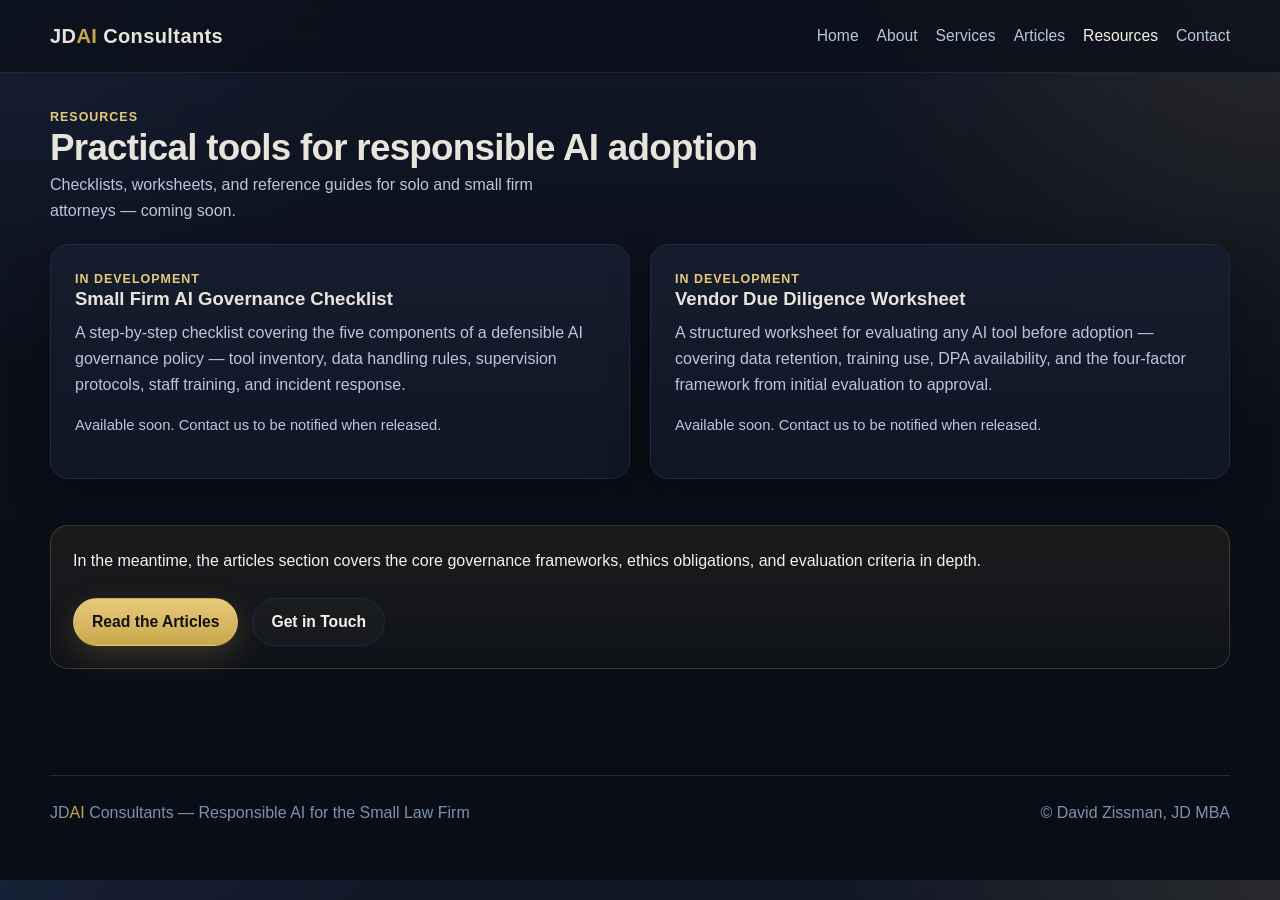
<file: resources.html>
<!DOCTYPE html>
<html lang="en">
<head>
  <meta charset="UTF-8" />
  <meta name="viewport" content="width=device-width, initial-scale=1.0" />
  <title>Resources | JDAI Consultants</title>
  <meta name="description" content="Practical checklists, worksheets, and guidance for small law firms evaluating and governing AI use." />
  <meta name="theme-color" content="#0b0f1a" />
  <meta property="og:title" content="Resources | JDAI Consultants" />
  <meta property="og:description" content="Practical checklists, worksheets, and guidance for small law firms evaluating and governing AI use." />
  <meta property="og:type" content="website" />
  <link rel="canonical" href="https://jdaiconsultants.com/resources.html" />
  <link rel="stylesheet" href="style.css" />
</head>
<body>

<header class="site-header">
  <div class="container nav">
    <a href="index.html" class="brand">JD<span class="gold">AI</span> Consultants</a>
    <nav class="nav-links" aria-label="Primary">
      <a href="index.html">Home</a>
      <a href="about.html">About</a>
      <a href="services.html">Services</a>
      <a href="articles.html">Articles</a>
      <a class="active" href="resources.html">Resources</a>
      <a href="contact.html">Contact</a>
    </nav>
  </div>
</header>

<main class="section">
  <div class="container">
    <div class="section-head">
      <div>
        <div class="kicker">Resources</div>
        <h2>Practical tools for responsible AI adoption</h2>
        <p>Checklists, worksheets, and reference guides for solo and small firm attorneys — coming soon.</p>
      </div>
    </div>

    <div class="grid grid-2" style="margin-top:8px">
      <div class="card">
        <div class="kicker">In Development</div>
        <h3>Small Firm AI Governance Checklist</h3>
        <p>A step-by-step checklist covering the five components of a defensible AI governance policy — tool inventory, data handling rules, supervision protocols, staff training, and incident response.</p>
        <p class="note">Available soon. Contact us to be notified when released.</p>
      </div>
      <div class="card">
        <div class="kicker">In Development</div>
        <h3>Vendor Due Diligence Worksheet</h3>
        <p>A structured worksheet for evaluating any AI tool before adoption — covering data retention, training use, DPA availability, and the four-factor framework from initial evaluation to approval.</p>
        <p class="note">Available soon. Contact us to be notified when released.</p>
      </div>
    </div>

    <section class="section">
      <div class="cta-band">
        <p style="color:var(--off-white);margin-bottom:16px">In the meantime, the articles section covers the core governance frameworks, ethics obligations, and evaluation criteria in depth.</p>
        <div class="hero-actions">
          <a class="btn btn-primary" href="articles.html">Read the Articles</a>
          <a class="btn btn-secondary" href="contact.html">Get in Touch</a>
        </div>
      </div>
    </section>
  </div>
</main>

<footer class="site-footer">
  <div class="container footer-card">
    <div>JD<span class="gold">AI</span> Consultants — Responsible AI for the Small Law Firm</div>
    <div>© David Zissman, JD MBA</div>
  </div>
</footer>
</body>
</html>
</file>
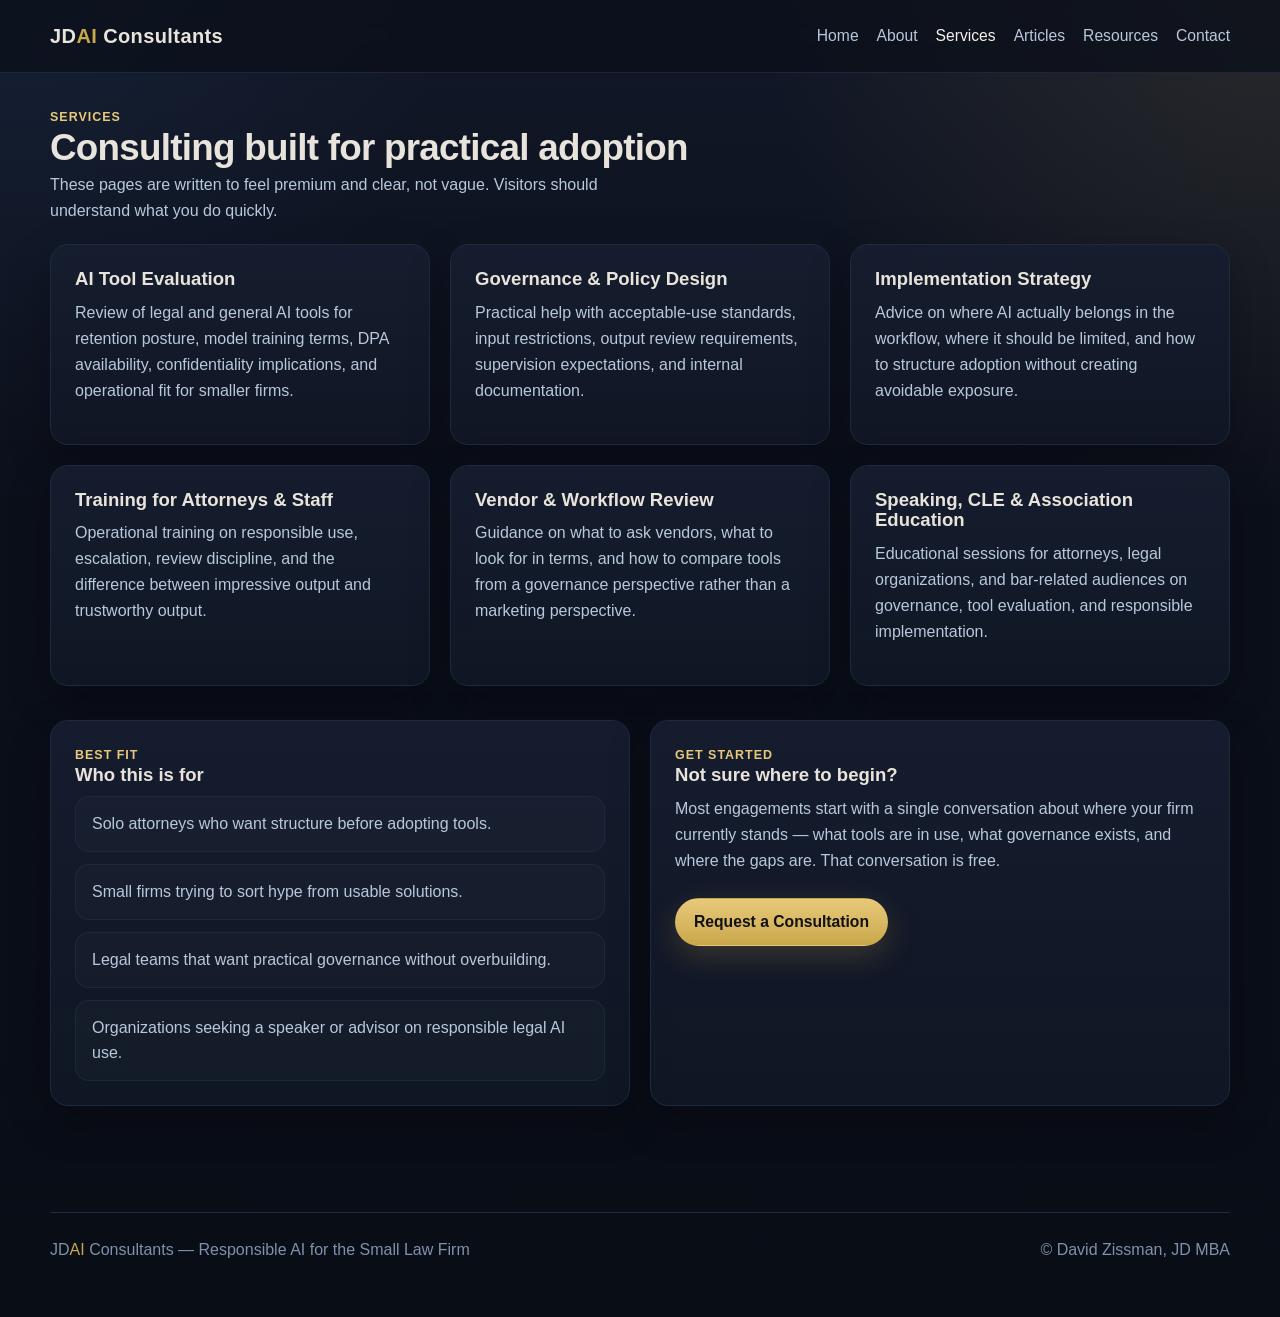
<file: services.html>
<!DOCTYPE html>
<html lang="en">
<head>
  <meta charset="UTF-8" />
  <meta name="viewport" content="width=device-width, initial-scale=1.0" />
  <title>Services | JDAI Consultants</title>
  <meta name="description" content="AI tool evaluation, governance, implementation strategy, and training for solo and small law firms." />
  <meta name="theme-color" content="#0b0f1a" />
  <meta property="og:title" content="Services | JDAI Consultants" />
  <meta property="og:description" content="AI tool evaluation, governance, implementation strategy, and training for solo and small law firms." />
  <meta property="og:type" content="website" />
  <meta name="twitter:card" content="summary_large_image" />
  
  <link rel="canonical" href="https://jdaiconsultants.com/services.html" />
  <link rel="stylesheet" href="style.css" />
</head>
<body>
  
<header class="site-header">
  <div class="container nav">
    <a href="index.html" class="brand">JD<span class="gold">AI</span> Consultants</a>
    <nav class="nav-links" aria-label="Primary">
      <a class="" href="index.html">Home</a>
      <a class="" href="about.html">About</a>
      <a class="active" href="services.html">Services</a>
      <a class="" href="articles.html">Articles</a>
      <a class="" href="resources.html">Resources</a>
      <a class="" href="contact.html">Contact</a>
    </nav>
  </div>
</header>

  
<main class="section">
  <div class="container">
    <div class="section-head">
      <div>
        <div class="kicker">Services</div>
        <h2>Consulting built for practical adoption</h2>
        <p>These pages are written to feel premium and clear, not vague. Visitors should understand what you do quickly.</p>
      </div>
    </div>
    <div class="grid grid-3">
      <article class="card">
        <h3>AI Tool Evaluation</h3>
        <p>Review of legal and general AI tools for retention posture, model training terms, DPA availability, confidentiality implications, and operational fit for smaller firms.</p>
      </article>
      <article class="card">
        <h3>Governance & Policy Design</h3>
        <p>Practical help with acceptable-use standards, input restrictions, output review requirements, supervision expectations, and internal documentation.</p>
      </article>
      <article class="card">
        <h3>Implementation Strategy</h3>
        <p>Advice on where AI actually belongs in the workflow, where it should be limited, and how to structure adoption without creating avoidable exposure.</p>
      </article>
      <article class="card">
        <h3>Training for Attorneys & Staff</h3>
        <p>Operational training on responsible use, escalation, review discipline, and the difference between impressive output and trustworthy output.</p>
      </article>
      <article class="card">
        <h3>Vendor & Workflow Review</h3>
        <p>Guidance on what to ask vendors, what to look for in terms, and how to compare tools from a governance perspective rather than a marketing perspective.</p>
      </article>
      <article class="card">
        <h3>Speaking, CLE & Association Education</h3>
        <p>Educational sessions for attorneys, legal organizations, and bar-related audiences on governance, tool evaluation, and responsible implementation.</p>
      </article>
    </div>

    <section class="section">
      <div class="grid grid-2">
        <div class="card">
          <div class="kicker">Best fit</div>
          <h3>Who this is for</h3>
          <ul class="list-clean">
            <li>Solo attorneys who want structure before adopting tools.</li>
            <li>Small firms trying to sort hype from usable solutions.</li>
            <li>Legal teams that want practical governance without overbuilding.</li>
            <li>Organizations seeking a speaker or advisor on responsible legal AI use.</li>
          </ul>
        </div>
        <div class="card">
          <div class="kicker">Get Started</div>
          <h3>Not sure where to begin?</h3>
          <p>Most engagements start with a single conversation about where your firm currently stands — what tools are in use, what governance exists, and where the gaps are. That conversation is free.</p>
          <div class="hero-actions">
            <a class="btn btn-primary" href="contact.html">Request a Consultation</a>
          </div>
        </div>
      </div>
    </section>
  </div>
</main>

  <footer class="site-footer">
    <div class="container footer-card">
      <div>JD<span class="gold">AI</span> Consultants — Responsible AI for the Small Law Firm</div>
      <div>© David Zissman, JD MBA</div>
    </div>
  </footer>
</body>
</html>
</file>
<file: style.css>
:root{
  --navy-bg:#0b0f1a;
  --navy-mid:#121828;
  --navy-card:#161d2e;
  --gold:#c9a84c;
  --gold-light:#e8c97a;
  --text-primary:#e8e4dc;
  --text-muted:#b8c8dc;
  --text-dim:#7f91ad;
  --border:#1e2a40;
  --accent-blue:#3a6ea8;
  --off-white:#f5f1ea;
  --shadow:0 16px 42px rgba(0,0,0,.28);
  --radius:18px;
  --radius-sm:12px;
  --max:1180px;
}
*{box-sizing:border-box}
html{scroll-behavior:smooth}
body{
  margin:0;
  font-family:-apple-system,BlinkMacSystemFont,"Segoe UI",Roboto,Inter,Helvetica,Arial,sans-serif;
  background:
    radial-gradient(circle at top right, rgba(201,168,76,.12), transparent 28%),
    radial-gradient(circle at top left, rgba(58,110,168,.10), transparent 24%),
    linear-gradient(180deg, var(--navy-mid) 0%, var(--navy-bg) 40%, #090d16 100%);
  color:var(--text-primary);
  line-height:1.62;
  overflow-x:hidden;
}
img{max-width:100%;display:block}
a{color:inherit;text-decoration:none}
p{margin:0 0 1rem}
h1,h2,h3,h4{margin:0 0 1rem;line-height:1.12}
ul{margin:0;padding-left:1.2rem}
.container{width:min(100% - 32px,var(--max));margin:0 auto}
.site-header{
  position:sticky;top:0;z-index:50;
  backdrop-filter:blur(14px);
  background:rgba(11,15,26,.76);
  border-bottom:1px solid rgba(30,42,64,.86)
}
.nav{
  min-height:72px;display:flex;align-items:center;justify-content:space-between;gap:20px
}
.brand{font-size:1.25rem;font-weight:800;letter-spacing:.02em;white-space:nowrap}
.gold{color:var(--gold)}
.nav-links{display:flex;align-items:center;gap:18px;flex-wrap:wrap;justify-content:flex-end}
.nav-links a{color:var(--text-muted);font-size:.98rem}
.nav-links a:hover,.nav-links a.active{color:var(--off-white)}
.btn{
  display:inline-flex;align-items:center;justify-content:center;gap:10px;
  min-height:48px;padding:0 18px;border-radius:999px;border:1px solid transparent;
  font-weight:700;font-size:.98rem;transition:transform .18s ease,border-color .18s ease,background .18s ease,color .18s ease;
  white-space:nowrap
}
.btn:hover{transform:translateY(-1px)}
.btn-primary{background:linear-gradient(180deg,var(--gold-light),var(--gold));color:#111;box-shadow:0 10px 30px rgba(201,168,76,.22)}
.btn-secondary{background:rgba(255,255,255,.02);border-color:var(--border);color:var(--off-white)}
.hero{padding:52px 0 36px}
.hero-wrap{display:grid;grid-template-columns:1.2fr .8fr;gap:28px;align-items:stretch}
.hero-copy,.hero-panel{min-width:0}
.hero-copy{
  background:linear-gradient(180deg, rgba(22,29,46,.95), rgba(11,15,26,.92));
  border:1px solid rgba(201,168,76,.18);border-radius:28px;padding:clamp(26px,4vw,46px);box-shadow:var(--shadow);
  position:relative;overflow:hidden;isolation:isolate
}
.hero-copy::before{
  content:"";position:absolute;inset:auto -60px -60px auto;width:220px;height:220px;
  background:radial-gradient(circle, rgba(201,168,76,.17), transparent 70%);z-index:-1
}
.eyebrow{
  display:inline-flex;align-items:center;gap:10px;margin-bottom:16px;padding:8px 12px;border:1px solid rgba(201,168,76,.24);
  border-radius:999px;color:var(--gold-light);background:rgba(201,168,76,.06);font-size:.86rem;font-weight:700;letter-spacing:.02em
}
.hero h1{font-size:clamp(2.15rem,5vw,4.3rem);letter-spacing:-.03em;max-width:12ch;text-wrap:balance}
.hero p.lead,.lead{font-size:clamp(1.02rem,1.8vw,1.16rem);color:var(--text-muted);max-width:62ch;margin-bottom:1.4rem}
.hero-actions{display:flex;gap:14px;flex-wrap:wrap;margin-top:24px}
.hero-meta{display:grid;grid-template-columns:repeat(3,minmax(0,1fr));gap:14px;margin-top:26px}
.stat{
  background:rgba(255,255,255,.02);border:1px solid rgba(30,42,64,.9);border-radius:16px;padding:16px
}
.stat strong{display:block;font-size:1.05rem;color:var(--off-white);margin-bottom:4px}
.stat span{color:var(--text-dim);font-size:.92rem}
.hero-panel{display:grid;gap:18px}
.panel-card,.card{
  background:linear-gradient(180deg, rgba(22,29,46,.97), rgba(16,22,36,.96));
  border:1px solid var(--border);border-radius:var(--radius);padding:24px;box-shadow:var(--shadow)
}
.panel-card h3,.card h3{font-size:1.16rem;margin-bottom:10px}
.panel-card p,.card p,.copy p{color:var(--text-muted)}
.checklist{display:grid;gap:12px;padding:0;margin:0;list-style:none}
.checklist li{display:flex;gap:12px;align-items:flex-start;color:var(--text-muted)}
.check{
  flex:0 0 22px;width:22px;height:22px;border-radius:50%;border:1px solid rgba(201,168,76,.35);
  display:grid;place-items:center;color:var(--gold-light);font-size:.85rem;margin-top:1px;background:rgba(201,168,76,.06)
}
.section{padding:34px 0}
.section-head{display:flex;justify-content:space-between;align-items:end;gap:20px;margin-bottom:20px}
.section-head h2{font-size:clamp(1.6rem,3vw,2.3rem);letter-spacing:-.02em;margin-bottom:4px}
.section-head p{color:var(--text-muted);max-width:62ch;margin:0}
.grid{display:grid;gap:20px}
.grid-2{grid-template-columns:repeat(2,minmax(0,1fr))}
.grid-3{grid-template-columns:repeat(3,minmax(0,1fr))}
.tag{
  display:inline-flex;align-items:center;padding:6px 10px;border-radius:999px;border:1px solid rgba(58,110,168,.28);
  color:#c9d7ec;background:rgba(58,110,168,.09);font-size:.84rem;font-weight:600
}
.kicker{color:var(--gold-light);font-weight:700;text-transform:uppercase;letter-spacing:.08em;font-size:.78rem}
.copy h1{font-size:clamp(2rem,4vw,3.1rem);letter-spacing:-.03em;text-wrap:balance}
.copy h2{font-size:clamp(1.5rem,3vw,2rem);letter-spacing:-.02em}
.copy p{max-width:76ch}
.copy .byline{color:var(--gold-light);font-weight:700;margin-bottom:18px}
.copy hr{border:none;border-top:1px solid var(--border);margin:32px 0 22px}
.cta-band{
  margin-top:12px;padding:22px;border:1px solid rgba(201,168,76,.22);border-radius:18px;background:linear-gradient(180deg, rgba(201,168,76,.09), rgba(201,168,76,.03))
}
.list-clean{list-style:none;padding:0;margin:0;display:grid;gap:12px}
.list-clean li{
  padding:14px 16px;border:1px solid rgba(30,42,64,.95);border-radius:14px;background:rgba(255,255,255,.02);color:var(--text-muted)
}
.article-card{display:flex;flex-direction:column;gap:14px;height:100%}
.article-meta{display:flex;flex-wrap:wrap;gap:10px;color:var(--text-dim);font-size:.9rem}
.article-actions{margin-top:auto;padding-top:4px}
.quote{
  padding:18px 20px;border-left:3px solid var(--gold);background:rgba(255,255,255,.02);border-radius:0 14px 14px 0;color:var(--off-white)
}
.footer-card{
  border-top:1px solid var(--border);padding-top:24px;display:flex;justify-content:space-between;gap:16px;flex-wrap:wrap;color:var(--text-dim)
}
.site-footer{padding:38px 0 54px}
.note{color:var(--text-dim);font-size:.92rem}
.form-shell{display:grid;gap:14px}
.field{display:grid;gap:8px}
.field label{font-weight:650;color:var(--off-white)}
.field input,.field textarea,.field select{
  width:100%;padding:14px 16px;border-radius:14px;border:1px solid var(--border);background:#0f1422;color:var(--off-white);font:inherit
}
.field textarea{min-height:150px;resize:vertical}
.callout{
  border:1px solid rgba(201,168,76,.24);background:rgba(201,168,76,.06);border-radius:16px;padding:18px;color:var(--off-white)
}
.center{text-align:center}
@media (max-width:980px){
  .hero-wrap,.grid-3,.grid-2{grid-template-columns:1fr}
  .hero h1{max-width:14ch}
}
@media (max-width:720px){
  .site-header{position:static}
  .nav{min-height:auto;padding:14px 0;align-items:flex-start;flex-direction:column}
  .nav-links{width:100%;justify-content:flex-start;gap:12px 16px}
  .hero{padding:24px 0 20px}
  .hero-copy{border-radius:22px;padding:22px 18px}
  .hero h1{max-width:none;font-size:clamp(1.95rem,9vw,2.75rem);line-height:1.04}
  .hero p.lead{font-size:1rem}
  .hero-actions{flex-direction:column;align-items:stretch}
  .hero-actions .btn{width:100%}
  .hero-meta{grid-template-columns:1fr}
  .panel-card,.card{border-radius:18px;padding:18px}
  .section{padding:26px 0}
  .section-head{align-items:flex-start;flex-direction:column}
}
@media (max-width:420px){
  .container{width:min(100% - 20px,var(--max))}
  .brand{font-size:1.1rem}
  .eyebrow{font-size:.8rem;width:100%;justify-content:center;text-align:center}
}
</file>
